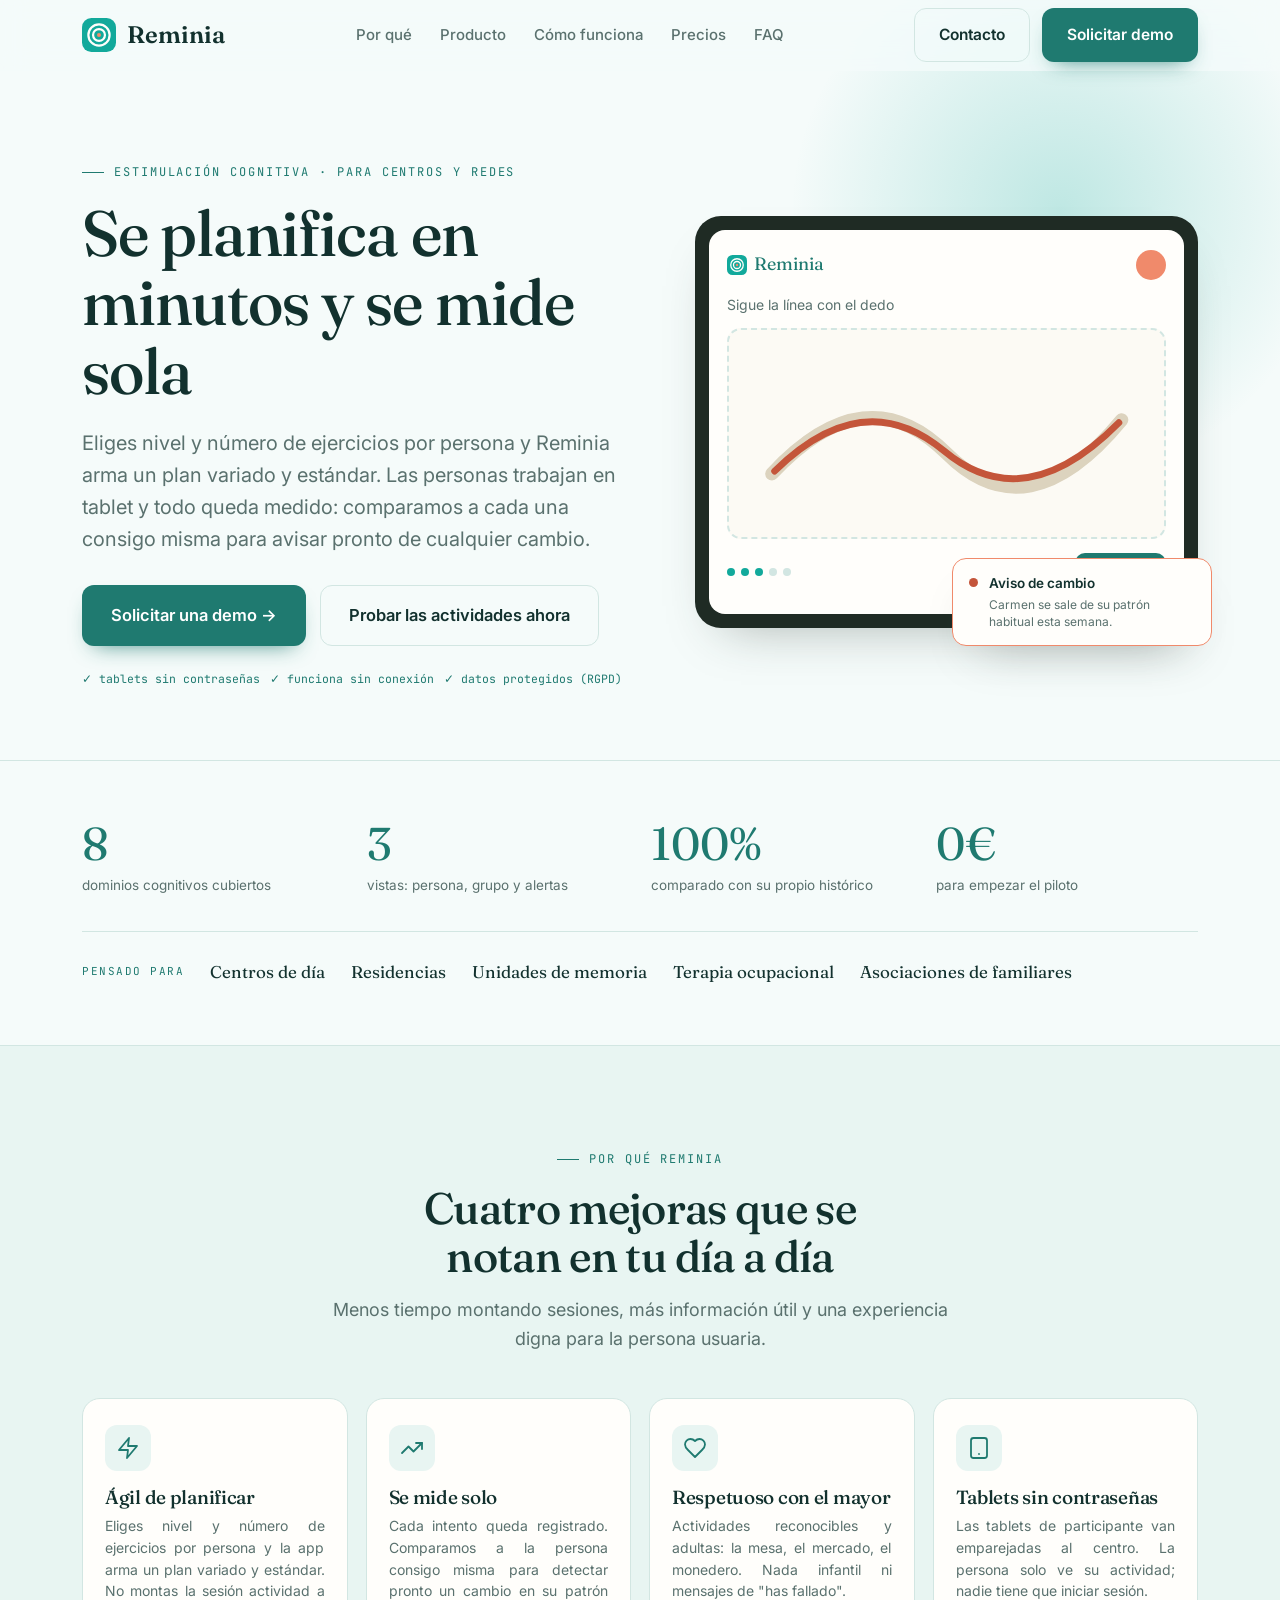
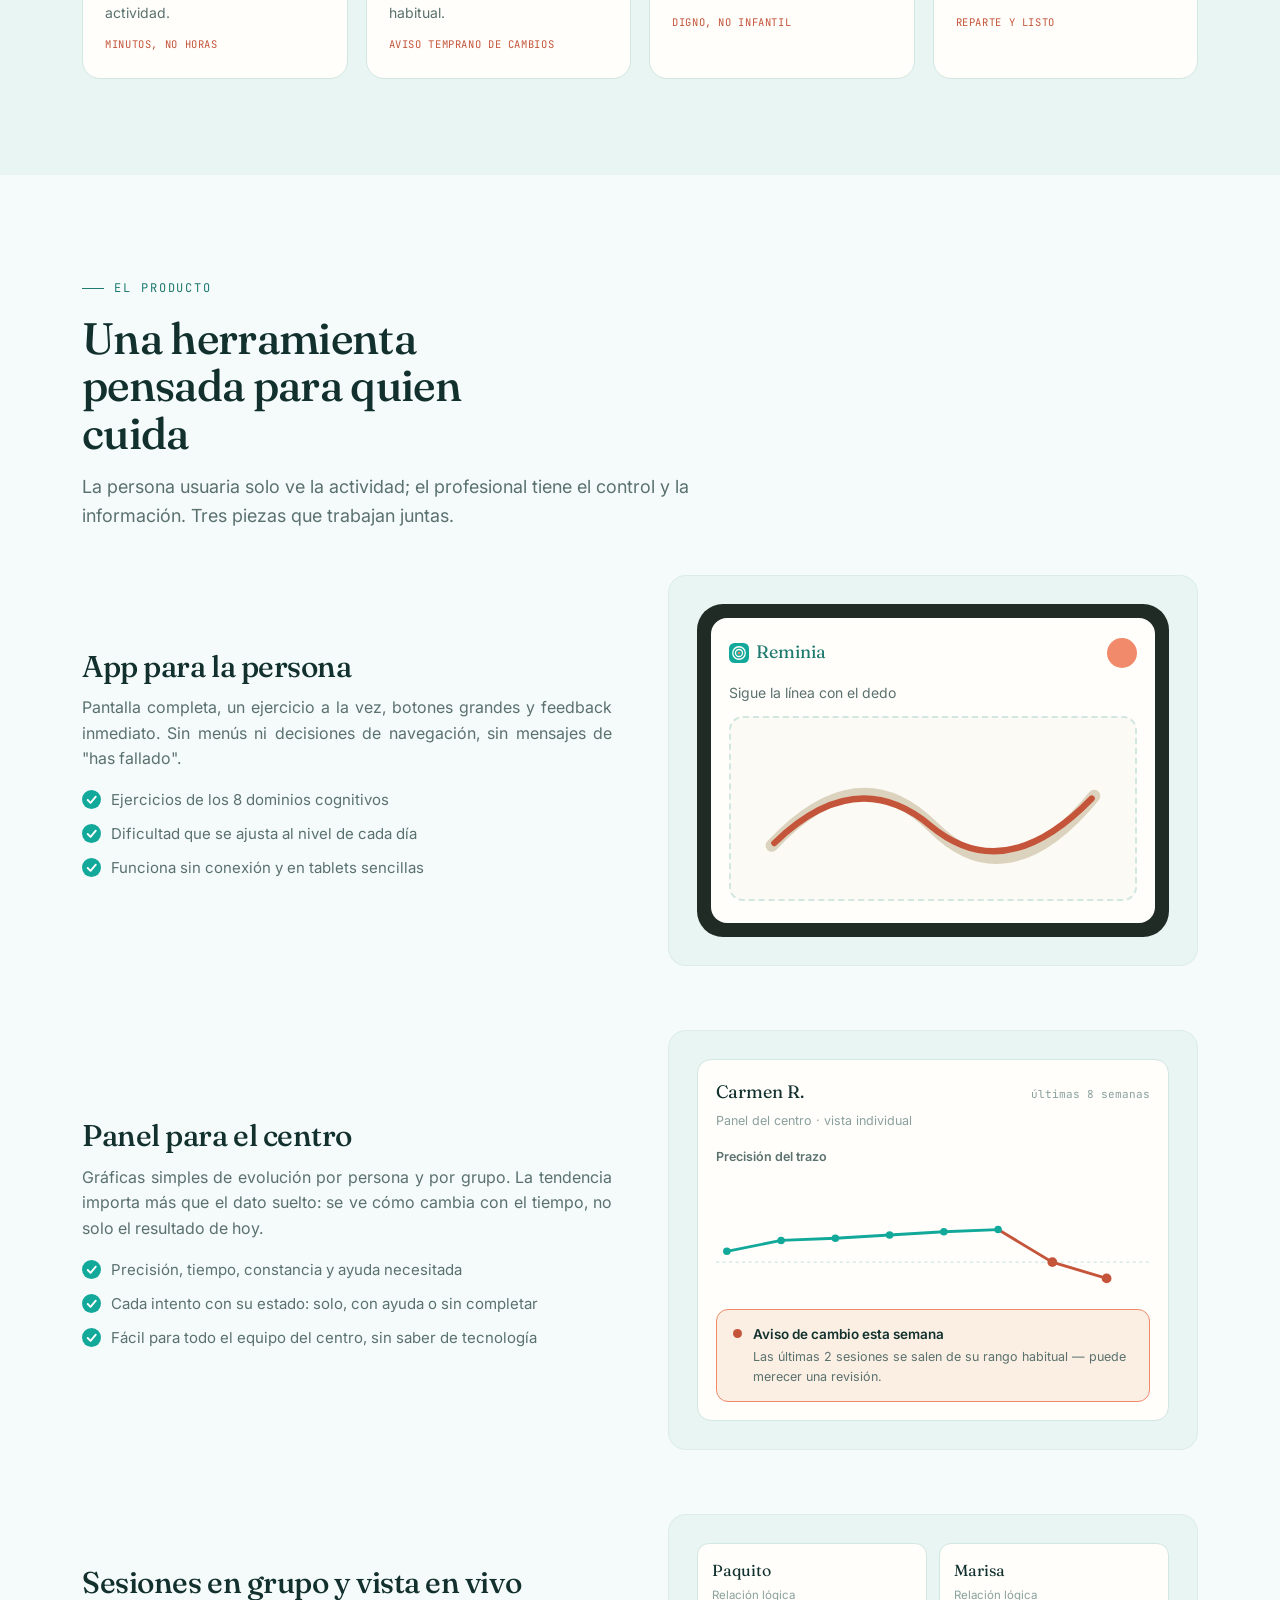
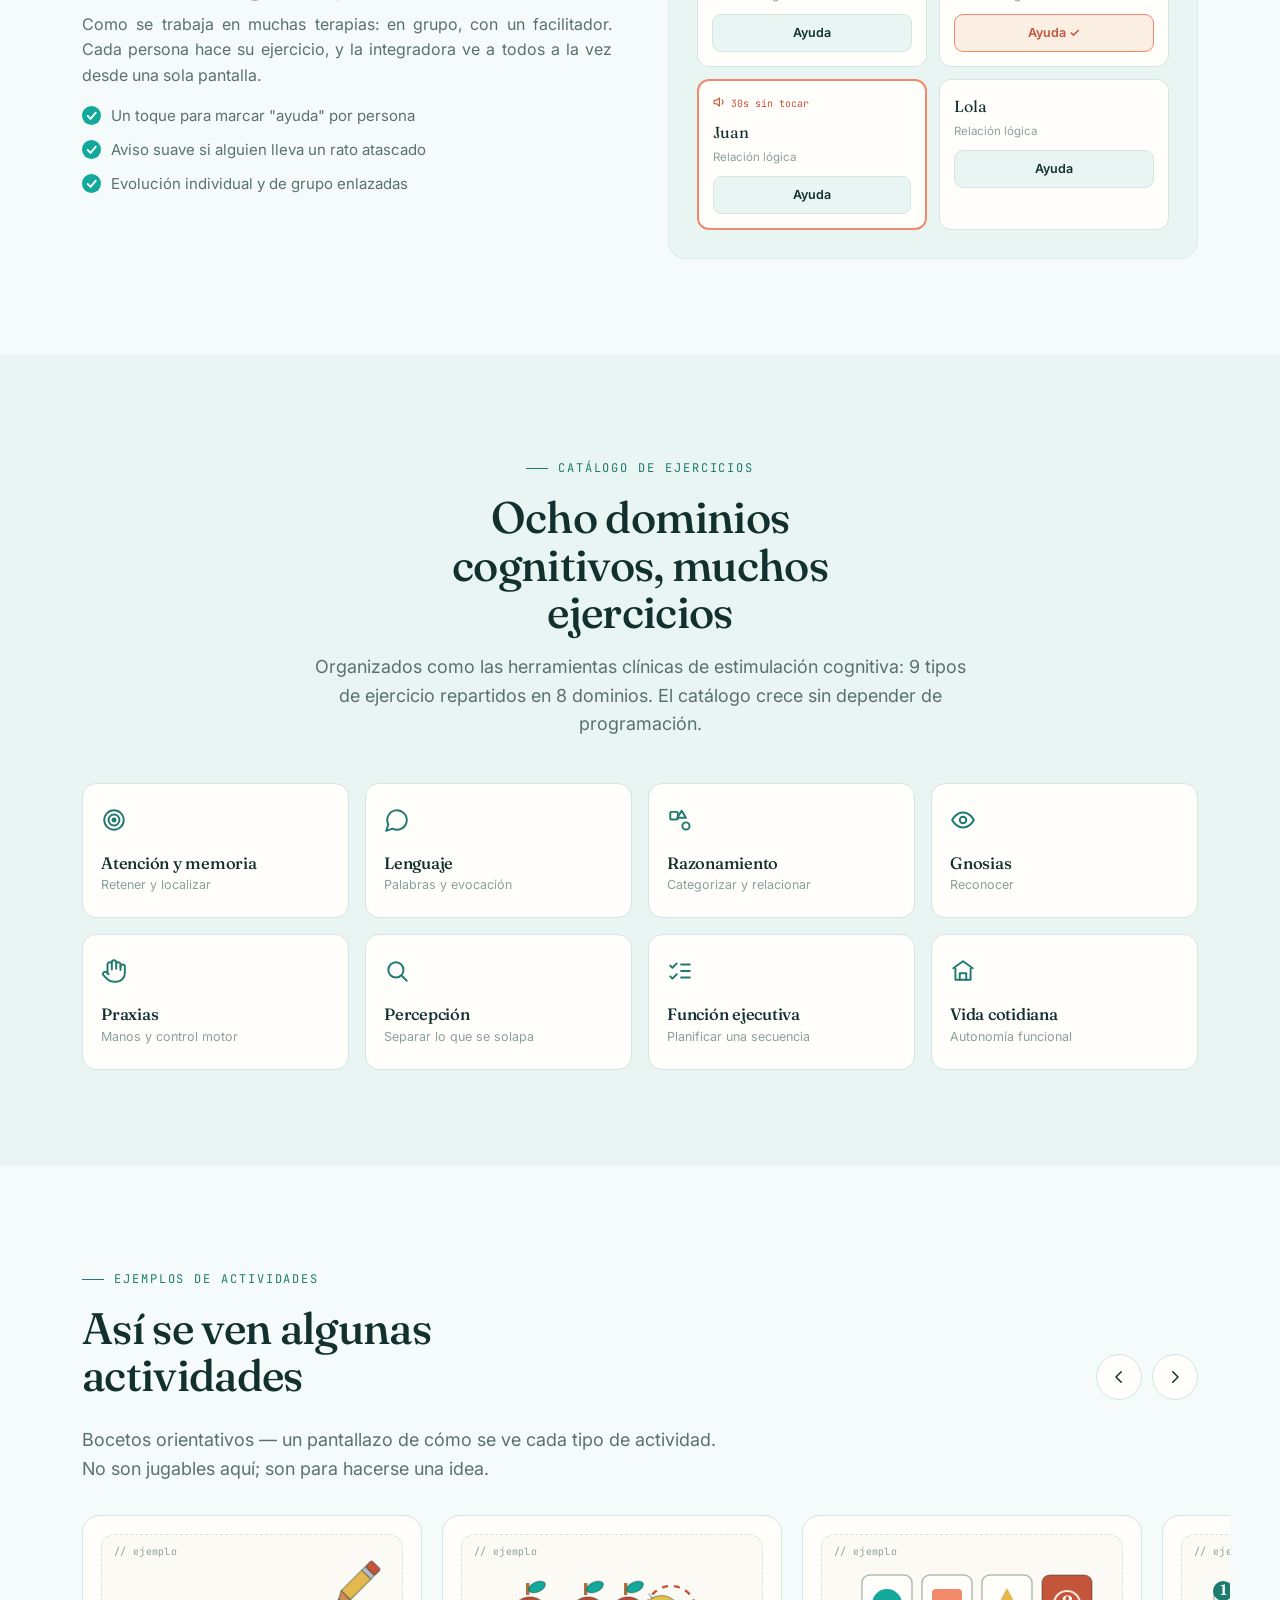
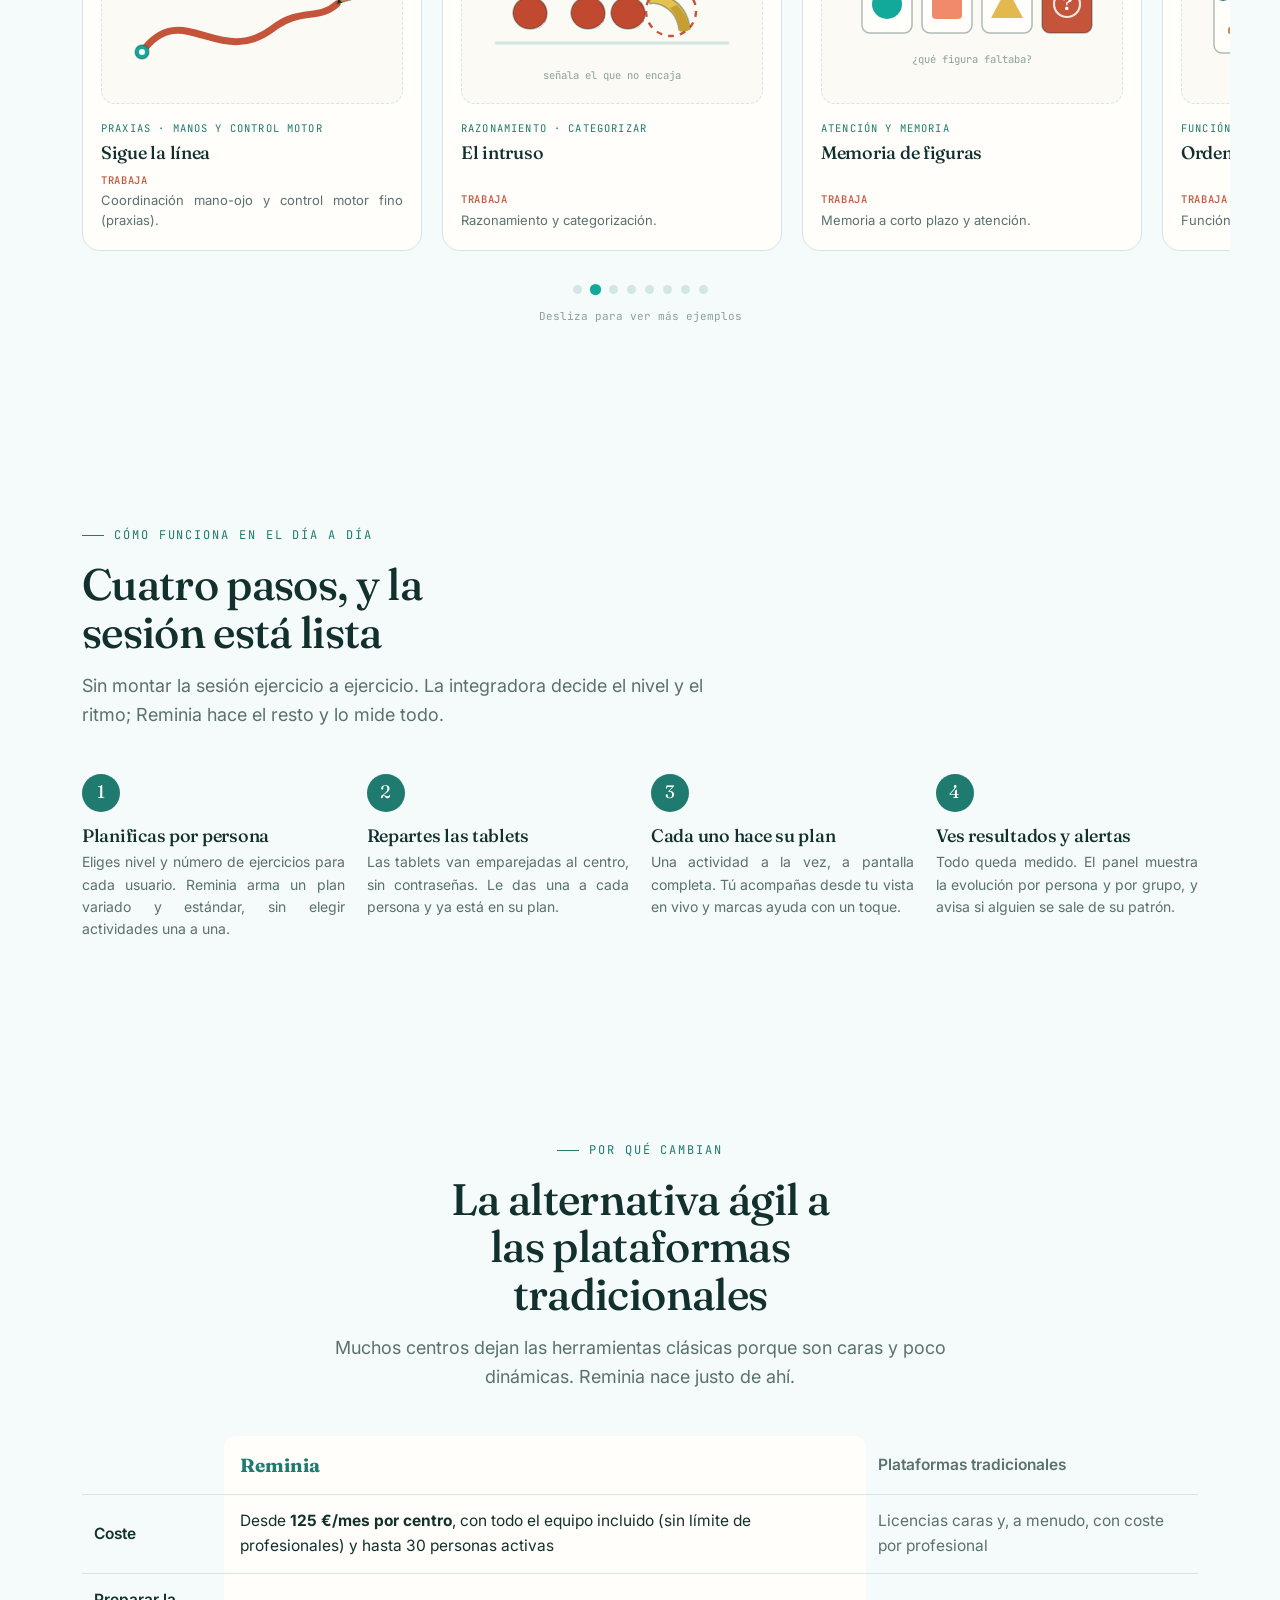
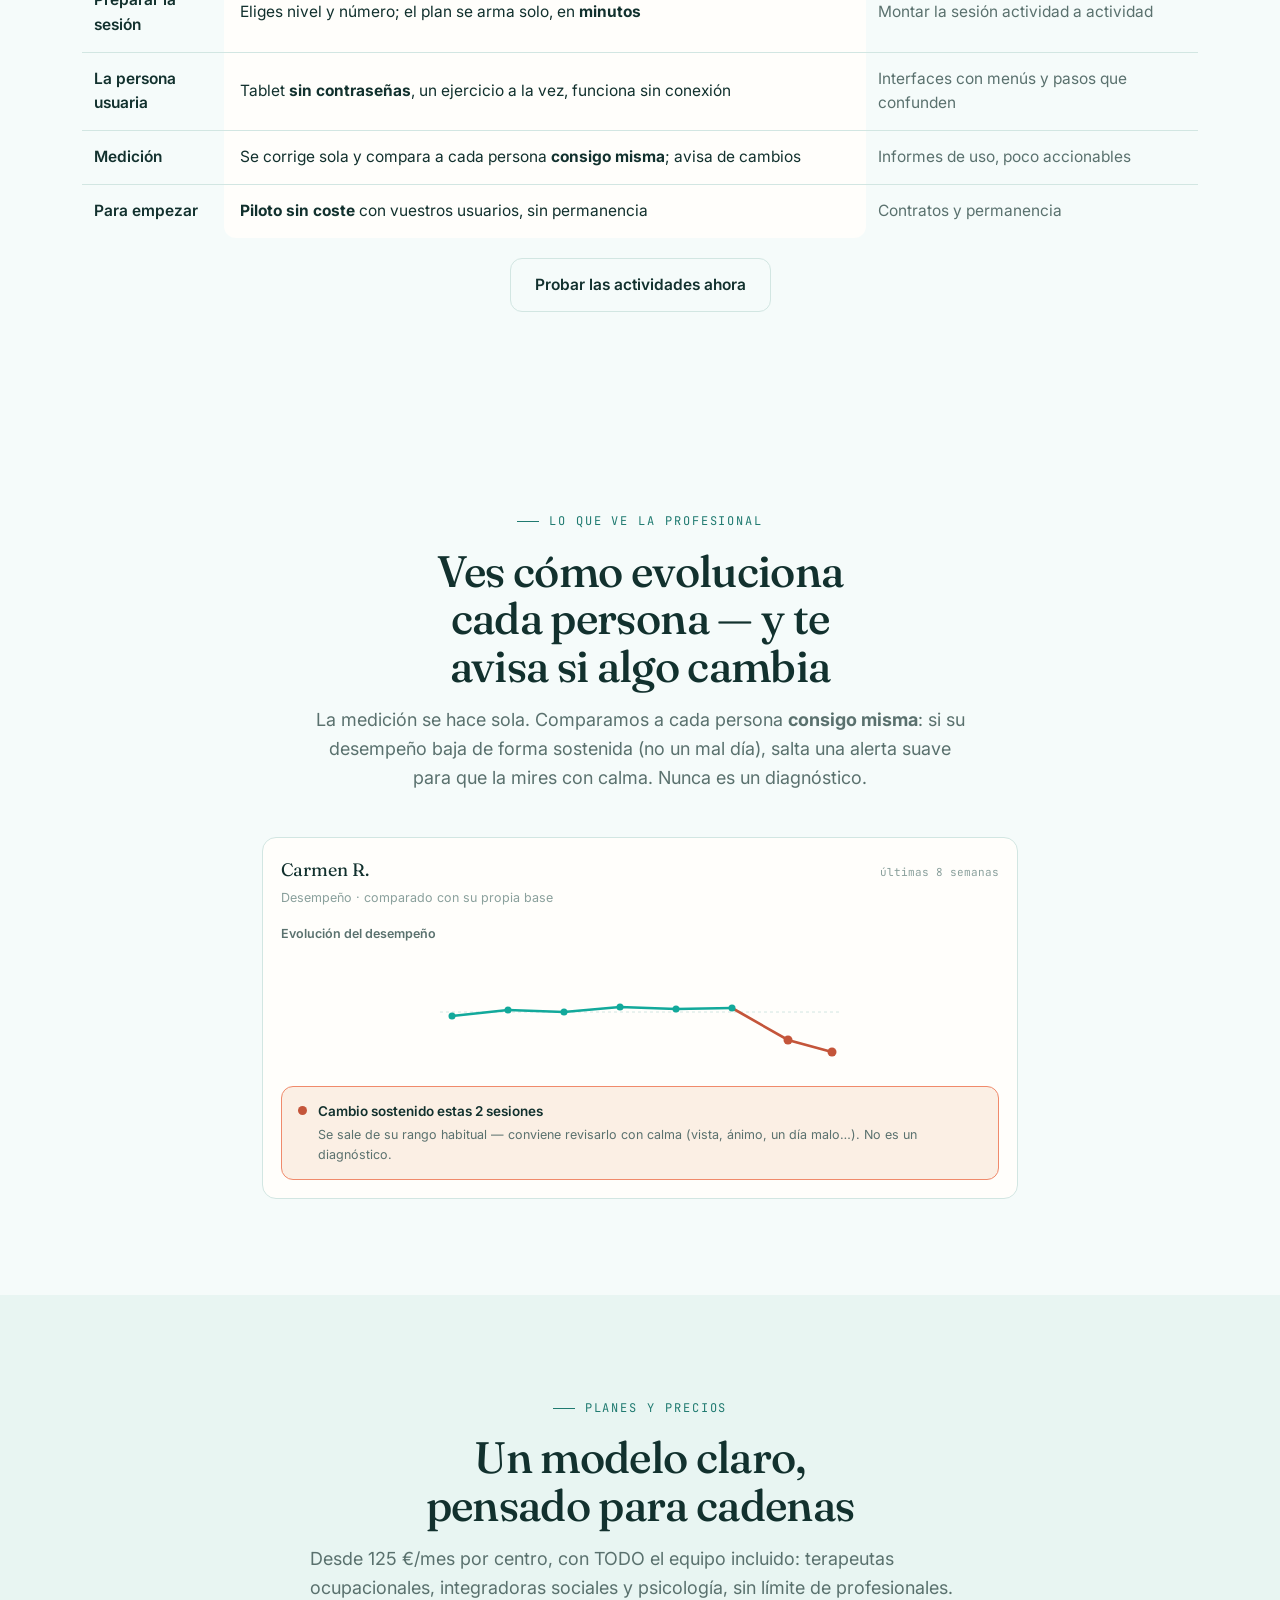
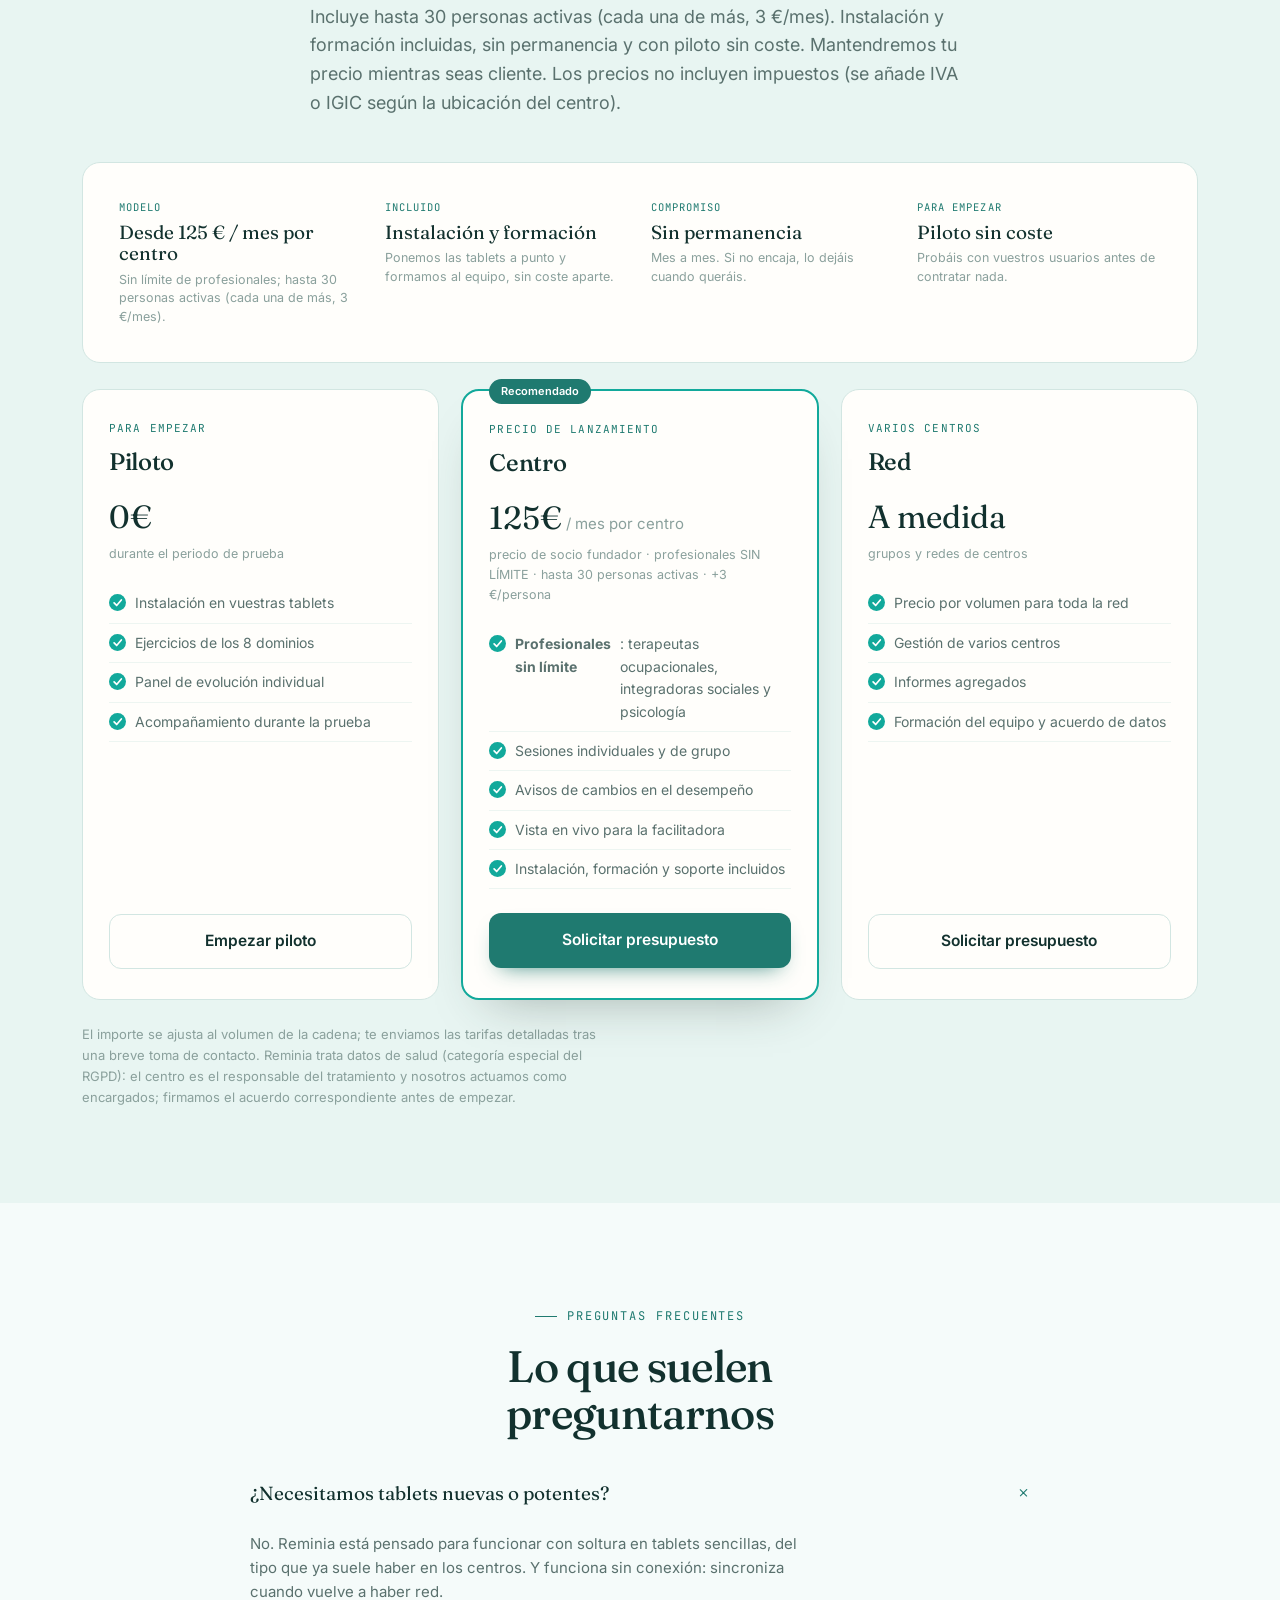
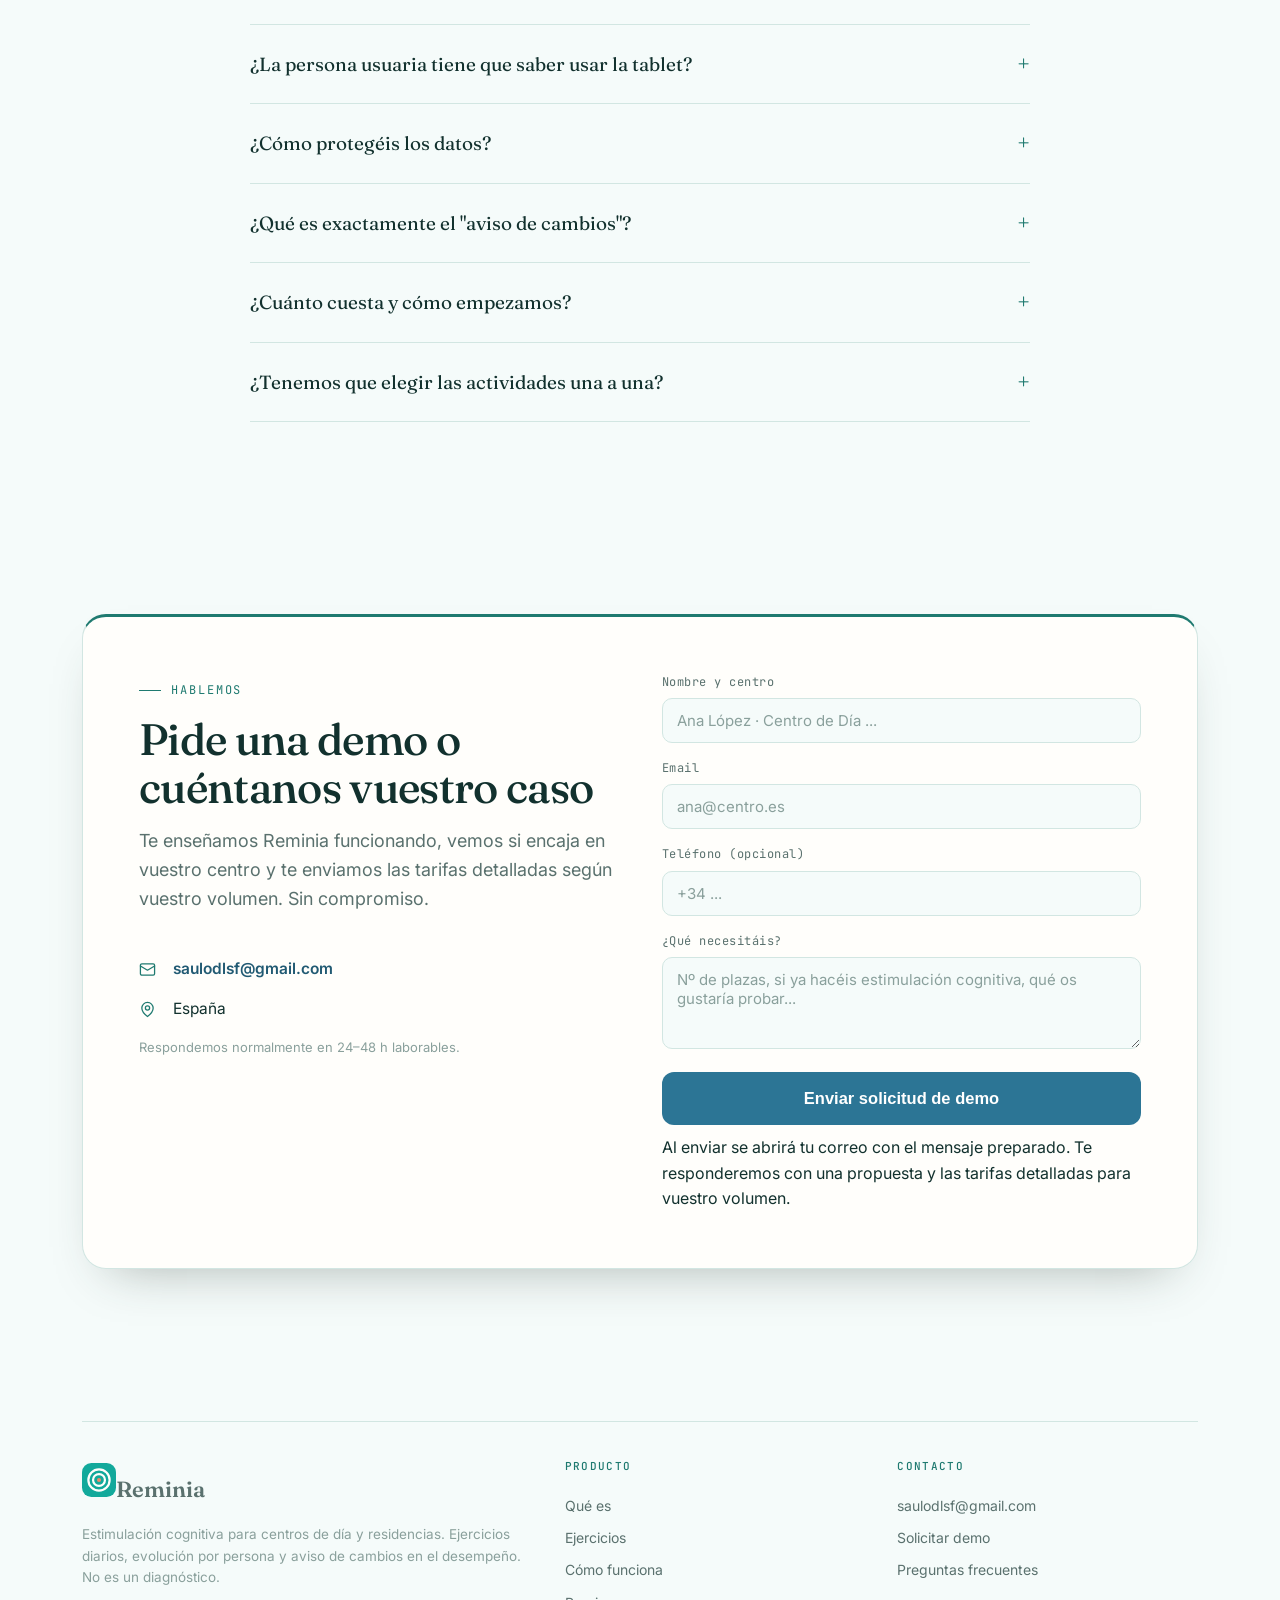
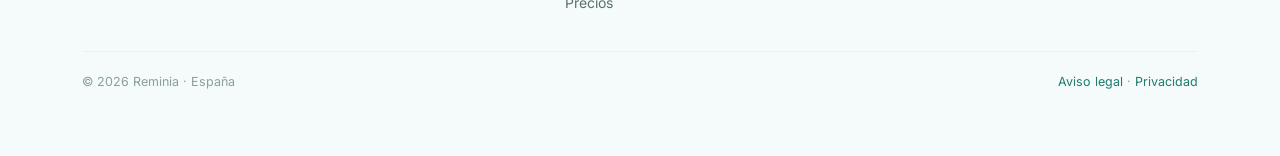
<file: apps/landing/index.html>
<!DOCTYPE html>
<html lang="es">
<head>
<meta charset="UTF-8">
<meta name="viewport" content="width=device-width, initial-scale=1.0">
<title>Reminia — Estimulación cognitiva para centros de día y residencias</title>
<meta name="description" content="Reminia digitaliza la estimulación cognitiva en tablet para centros de día y residencias: planificas nivel y número por persona en minutos, todo se mide solo y avisa pronto de cambios en el desempeño. No es un diagnóstico ni un producto sanitario. Tablets sin contraseñas. Solicita una demo.">
<link rel="canonical" href="https://reminia.es/">
<!-- Open Graph -->
<meta property="og:title" content="Reminia — Estimulación cognitiva para centros de día y residencias">
<meta property="og:description" content="Reminia digitaliza la estimulación cognitiva en tablet: ejercicios adaptados a cada persona, panel de evolución individual y de grupo, y aviso temprano de cambios en el desempeño. No es un diagnóstico ni un producto sanitario.">
<meta property="og:type" content="website">
<meta property="og:locale" content="es_ES">
<meta property="og:url" content="https://reminia.es/">
<meta property="og:site_name" content="Reminia">
<!-- Twitter Card -->
<meta name="twitter:card" content="summary">
<meta name="twitter:title" content="Reminia — Estimulación cognitiva para centros de día y residencias">
<meta name="twitter:description" content="Reminia digitaliza la estimulación cognitiva en tablet: ejercicios adaptados a cada persona, panel de evolución individual y de grupo, y aviso temprano de cambios en el desempeño. No es un diagnóstico ni un producto sanitario.">
<meta name="robots" content="index, follow, max-image-preview:large">
<meta name="author" content="Reminia">
<meta name="theme-color" content="#12A99B">
<meta name="format-detection" content="telephone=no">
<link rel="icon" href="data:image/svg+xml,<svg xmlns='http://www.w3.org/2000/svg' viewBox='0 0 40 40'><rect width='40' height='40' rx='11' fill='%2312A99B'/><circle cx='20' cy='20' r='12.5' fill='none' stroke='%23FFFEFB' stroke-width='2.6'/><circle cx='20' cy='20' r='7' fill='none' stroke='%23FFFEFB' stroke-width='2.6'/><circle cx='20' cy='20' r='2.4' fill='%23F08A6B'/></svg>">
<link rel="preconnect" href="https://fonts.googleapis.com">
<link rel="preconnect" href="https://fonts.gstatic.com" crossorigin>
<link href="https://fonts.googleapis.com/css2?family=Fraunces:opsz,wght@9..144,400;9..144,500;9..144,600;9..144,700&family=Inter:wght@400;500;600;700&family=JetBrains+Mono:wght@400;500&display=swap" rel="stylesheet">
<style>
  :root{
    /* Verde unificado: el acento (--sage) se acerca al tono sobrio dominante
       (--sage-dark) para que ningún verde "cante" más fuerte que el resto. */
    --ivory:#F5FBFA; --card:#E8F5F2; --ink:#12312E; --sage:#12A99B;
    --sage-dark:#1F7A70; --coral:#F08A6B; --coral-dark:#C4553A;
    --sand:#D2E6E2; --white:#FFFEFB; --muted:#5A716E; --faint:#8AA09C; --azul:#2C7595; --azul-dark:#215A73;
    --shadow:0 24px 50px -28px rgba(43,58,50,.4);
    --radius:18px;
  }
  *{box-sizing:border-box; margin:0; padding:0;}
  html{scroll-behavior:smooth; -webkit-text-size-adjust:100%;}
  body{background:var(--ivory); color:var(--ink); font-family:'Inter',sans-serif; line-height:1.6; -webkit-font-smoothing:antialiased; overflow-x:hidden;}
  a{color:inherit; text-decoration:none;}
  img,svg{max-width:100%;}
  .wrap{width:100%; max-width:1180px; margin:0 auto; padding:0 clamp(20px,4vw,32px);}
  section{padding:clamp(56px,8vw,96px) 0;}
  h1,h2,h3,h4{font-family:'Fraunces',serif; font-weight:500; letter-spacing:-.015em; color:var(--ink); line-height:1.08;}
  .eyebrow{font-family:'JetBrains Mono',monospace; font-size:12px; letter-spacing:.16em; text-transform:uppercase; color:var(--sage-dark); margin-bottom:16px; display:inline-flex; align-items:center; gap:10px;}
  .eyebrow::before{content:""; width:22px; height:1px; background:var(--sage-dark);}
  h2.big{font-size:clamp(28px,4.4vw,44px); max-width:15ch; margin-bottom:16px;}
  .lede{max-width:60ch; color:var(--muted); font-size:clamp(15px,1.7vw,18px); margin-bottom:44px;}
  .center{text-align:center;}
  .center .eyebrow{justify-content:center;}
  .center h2.big, .center .lede{margin-left:auto; margin-right:auto;}

  /* Botones */
  .btn{display:inline-flex; align-items:center; justify-content:center; gap:8px; font-weight:600; font-size:15.5px; padding:14px 24px; border-radius:12px; border:1.6px solid transparent; cursor:pointer; transition:transform .12s ease, background .2s ease, box-shadow .2s ease; white-space:nowrap;}
  .btn:hover{transform:translateY(-1px);}
  .btn-primary{background:var(--sage-dark); color:#fff; box-shadow:0 10px 22px -12px rgba(31,122,112,.9);}
  .btn-primary:hover{background:#17635B;}
  .btn-ghost{background:transparent; border-color:var(--sand); color:var(--ink);}
  .btn-ghost:hover{background:var(--card);}
  .btn-coral{background:var(--azul); color:#fff;}
  .btn-coral:hover{background:var(--azul-dark);}
  .btn-lg{padding:16px 28px; font-size:16.5px;}

  /* Foco de teclado accesible */
  :focus-visible{outline:2px solid var(--sage-dark); outline-offset:2px;}

  /* Salto al contenido (teclado / lector de pantalla): oculto hasta enfocarlo. */
  .skip-link{position:absolute; left:12px; top:-64px; z-index:1000; background:var(--sage-dark); color:#fff; padding:12px 18px; border-radius:12px; font-weight:600; transition:top .18s ease;}
  .skip-link:focus{top:12px;}

  /* Logo */
  .logo{display:inline-flex; align-items:center; gap:11px; font-family:'Fraunces',serif; font-weight:600; font-size:24px; color:var(--ink);}
  .logo svg{width:34px; height:34px; flex-shrink:0;}

  /* Header */
  header{position:sticky; top:0; z-index:100; background:rgba(245,251,250,.82); backdrop-filter:saturate(180%) blur(12px); border-bottom:1px solid transparent; transition:border-color .2s ease, box-shadow .2s ease;}
  header.scrolled{border-color:rgba(210,230,226,.55); box-shadow:0 8px 24px -20px rgba(43,58,50,.5);}
  .nav{display:flex; align-items:center; justify-content:space-between; height:70px; gap:20px;}
  .nav-links{display:flex; gap:28px; align-items:center;}
  .nav-links a{font-size:15px; color:var(--muted); font-weight:500;}
  .nav-links a:hover{color:var(--ink);}
  .nav-right{display:flex; gap:12px; align-items:center;}
  .hamb{display:none; flex-direction:column; gap:5px; background:none; border:none; cursor:pointer; padding:8px;}
  .hamb span{width:24px; height:2px; background:var(--ink); border-radius:2px; transition:.2s;}
  /* Menú móvil */
  .mobile-menu{display:none; position:fixed; inset:70px 0 auto 0; background:var(--ivory); border-bottom:1px solid var(--sand); padding:16px clamp(20px,4vw,32px) 24px; z-index:99; box-shadow:var(--shadow);}
  .mobile-menu.open{display:block;}
  .mobile-menu a{display:block; padding:13px 0; font-size:17px; color:var(--ink); border-bottom:1px solid rgba(210,230,226,.4);}
  .mobile-menu .btn{margin-top:16px; width:100%;}

  /* Hero */
  .hero{padding:clamp(48px,7vw,84px) 0 clamp(40px,6vw,72px); position:relative; isolation:isolate;}
  /* Halo suave del verde de marca detrás de la tablet: da vida y profundidad
     sin oscurecer nada (se adapta a cada paleta vía color-mix del primary). */
  .hero::before{content:""; position:absolute; top:-140px; right:-60px; width:min(560px,60vw); height:min(560px,60vw); border-radius:50%; background:radial-gradient(circle, color-mix(in srgb, var(--sage) 24%, transparent), transparent 68%); z-index:-1; pointer-events:none;}
  @media (max-width:860px){ .hero::before{display:none;} }
  .hero-grid{display:grid; grid-template-columns:1.05fr .95fr; gap:clamp(32px,5vw,56px); align-items:center;}
  h1.title{font-size:clamp(36px,6vw,64px); margin-bottom:22px;}
  .hero p.sub{font-size:clamp(16px,2vw,20px); color:var(--muted); max-width:52ch; margin-bottom:30px;}
  .hero-actions{display:flex; gap:14px; flex-wrap:wrap;}
  .hero-trust{margin-top:24px; display:flex; align-items:center; gap:10px; font-size:13.5px; color:var(--faint);}
  .hero-trust .badge{display:inline-flex; gap:6px; align-items:center; font-family:'JetBrains Mono',monospace; font-size:11.5px; color:var(--sage-dark);}

  /* Mock tablet hero */
  .device{position:relative;}
  .tablet{background:#1F2B24; border-radius:26px; padding:14px; box-shadow:var(--shadow);}
  .tablet-screen{background:var(--white); border-radius:16px; padding:20px 18px 22px;}
  .ts-top{display:flex; justify-content:space-between; align-items:center; margin-bottom:14px;}
  .ts-top .n{font-family:'Fraunces',serif; font-size:18px; color:var(--sage-dark); display:flex; align-items:center; gap:7px;}
  .ts-top .n svg{width:20px; height:20px;}
  .ts-top .av{width:30px; height:30px; border-radius:50%; background:var(--coral);}
  .ts-title{font-size:14px; color:var(--muted); margin-bottom:12px;}
  .ts-canvas{background:#FCFAF4; border:2px dashed var(--sand); border-radius:14px; padding:16px;}
  .ts-canvas svg{width:100%; height:auto; display:block;}
  .guide{fill:none; stroke:#DCD3BE; stroke-width:10; stroke-linecap:round;}
  .userp{fill:none; stroke:var(--coral-dark); stroke-width:5; stroke-linecap:round; stroke-linejoin:round; stroke-dasharray:520; stroke-dashoffset:520; animation:draw 2.8s ease-out .4s forwards;}
  @keyframes draw{to{stroke-dashoffset:0;}}
  .ts-bottom{display:flex; justify-content:space-between; align-items:center; margin-top:14px;}
  .dots{display:flex; gap:6px;} .dots .d{width:8px; height:8px; border-radius:50%; background:var(--sand);} .dots .d.on{background:var(--sage);}
  .ts-next{background:var(--sage-dark); color:#fff; border-radius:10px; padding:9px 16px; font-size:13px; font-weight:600;}
  /* Tarjeta flotante de alerta */
  .float-alert{position:absolute; right:-14px; bottom:-18px; width:min(260px,72%); background:var(--white); border:1px solid var(--coral); border-radius:14px; padding:14px 16px; box-shadow:var(--shadow); display:flex; gap:11px;}
  .float-alert .pip{width:9px; height:9px; border-radius:50%; background:var(--coral-dark); margin-top:5px; flex-shrink:0;}
  .float-alert .t{font-weight:600; font-size:13.5px; margin-bottom:2px;}
  .float-alert .b{font-size:12px; color:#5A716E; line-height:1.4;}

  /* Banda estadísticas — clara y aireada (los números en el verde de marca,
     no un bloque oscuro). Enmarcada con hairlines finas para leerse como módulo. */
  .stats{background:var(--ivory); border-top:1px solid var(--sand); border-bottom:1px solid var(--sand);}
  .stats .wrap{padding-top:clamp(40px,5.5vw,60px); padding-bottom:clamp(40px,5.5vw,60px);}
  .stat-grid{display:grid; grid-template-columns:repeat(4,1fr); gap:22px;}
  .stat .num{font-family:'Fraunces',serif; font-size:clamp(32px,4.2vw,46px); color:var(--sage-dark); line-height:1; font-variant-numeric:tabular-nums;}
  .stat .lbl{font-size:13.5px; color:var(--muted); margin-top:8px;}
  .band-for{margin-top:34px; padding-top:26px; border-top:1px solid var(--sand); display:flex; flex-wrap:wrap; align-items:center; gap:12px 26px;}
  .band-for .k{font-family:'JetBrains Mono',monospace; font-size:11px; letter-spacing:.14em; text-transform:uppercase; color:var(--sage-dark);}
  .band-for span.item{font-family:'Fraunces',serif; font-size:17px; color:var(--ink);}

  /* Feature rows alternas */
  .feature{display:grid; grid-template-columns:1fr 1fr; gap:clamp(28px,5vw,56px); align-items:center; margin-top:clamp(40px,6vw,64px);}
  .feature:first-of-type{margin-top:0;}
  .feature.rev .fig{order:2;}
  .feature h3{font-size:clamp(22px,3vw,30px); margin-bottom:12px;}
  .feature p{color:var(--muted); font-size:16px; margin-bottom:16px;}
  .feature ul{list-style:none;}
  .feature li{display:flex; gap:10px; align-items:flex-start; margin-bottom:10px; font-size:15px; color:var(--muted);}
  .feature li svg{width:19px; height:19px; margin-top:2px; flex-shrink:0;}
  /* Prosa de bloques (párrafos largos) justificada, con guionado para que quede
     limpia sin ríos de espacio. Los intros centrados se dejan como están. */
  .why-card p, .feature p, .step p, .act-card p{text-align:justify; hyphens:auto;}
  .fig{background:var(--card); border:1px solid rgba(210,230,226,.5); border-radius:var(--radius); padding:clamp(18px,3vw,28px);}
  .panel{background:var(--white); border:1px solid var(--sand); border-radius:14px; padding:18px;}
  .panel-head{display:flex; justify-content:space-between; align-items:baseline; margin-bottom:4px;}
  .panel-head .u{font-family:'Fraunces',serif; font-size:18px;}
  .panel-head .p{font-family:'JetBrains Mono',monospace; font-size:11px; color:var(--faint);}
  .panel-sub{font-size:12.5px; color:var(--faint); margin-bottom:16px;}
  .chart-lbl{font-size:12.5px; font-weight:600; color:var(--muted); margin-bottom:8px;}
  .chart{width:100%; height:120px; display:block;}
  .ln{fill:none; stroke:var(--sage); stroke-width:2.6;} .ln.alert{stroke:var(--coral-dark);}
  .pt{fill:var(--sage);} .pt.alert{fill:var(--coral-dark);}
  .base{stroke:var(--sand); stroke-width:1; stroke-dasharray:3,3;}
  .alert-card{background:#FBEFE4; border:1px solid var(--coral); border-radius:12px; padding:14px 16px; display:flex; gap:11px; margin-top:14px;}
  .alert-card .pip{width:9px;height:9px;border-radius:50%;background:var(--coral-dark);margin-top:5px;flex-shrink:0;}
  .alert-card .t{font-weight:600; font-size:13.5px; margin-bottom:2px;} .alert-card .b{font-size:12.5px; color:#5A716E;}
  /* fichas vista en vivo */
  .live{display:grid; grid-template-columns:1fr 1fr; gap:12px;}
  .live-tile{background:var(--white); border:1px solid var(--sand); border-radius:12px; padding:14px;}
  .live-tile.stuck{border:2px solid var(--coral);}
  .live-tile .nm{font-family:'Fraunces',serif; font-size:16px; margin-bottom:2px;}
  .live-tile .ex{font-size:11.5px; color:var(--faint); margin-bottom:10px;}
  .live-flag{font-family:'JetBrains Mono',monospace; font-size:10px; color:var(--coral-dark); margin-bottom:8px; display:block;}
  .live-btn{display:block; text-align:center; border-radius:9px; padding:8px; font-size:12.5px; font-weight:600; background:var(--card); border:1.5px solid var(--sand); color:var(--ink);}
  .live-btn.on{background:#FBEFE4; border-color:var(--coral); color:var(--coral-dark);}

  /* 8 bloques */
  .bloques{display:grid; grid-template-columns:repeat(4,1fr); gap:16px;}
  .bloque{background:var(--white); border:1px solid var(--sand); border-radius:14px; padding:22px 18px; transition:transform .15s ease, box-shadow .15s ease;}
  .bloque:hover{transform:translateY(-3px); box-shadow:var(--shadow);}
  .bloque .ico{font-size:24px; margin-bottom:10px;}
  .bloque h3{font-size:16.5px; margin-bottom:3px;}
  .bloque p{font-size:12.5px; color:var(--faint);}

  /* Diferenciadores */
  .why{display:grid; grid-template-columns:repeat(4,1fr); gap:18px;}
  .why-card{background:var(--white); border:1px solid var(--sand); border-radius:var(--radius); padding:26px 22px; transition:transform .15s ease, box-shadow .15s ease;}
  .why-card:hover{transform:translateY(-3px); box-shadow:var(--shadow);}
  .why-card .wi{width:46px; height:46px; border-radius:12px; background:var(--card); display:flex; align-items:center; justify-content:center; font-size:22px; margin-bottom:16px;}
  .why-card h3{font-size:19px; margin-bottom:8px;}
  .why-card p{font-size:14px; color:var(--muted); line-height:1.55;}
  .why-card .vs{display:block; margin-top:12px; font-family:'JetBrains Mono',monospace; font-size:10.5px; letter-spacing:.06em; text-transform:uppercase; color:var(--coral-dark);}

  /* Modelo de precios */
  .model{background:var(--white); border:1px solid var(--sand); border-radius:var(--radius); padding:clamp(24px,3.5vw,36px); margin-bottom:26px;}
  .model-grid{display:grid; grid-template-columns:repeat(4,1fr); gap:22px;}
  .model-item{display:flex; flex-direction:column; gap:6px;}
  .model-item .mi-k{font-family:'JetBrains Mono',monospace; font-size:10.5px; letter-spacing:.1em; text-transform:uppercase; color:var(--sage-dark);}
  .model-item .mi-v{font-family:'Fraunces',serif; font-size:19px; color:var(--ink); line-height:1.15;}
  .model-item .mi-d{font-size:12.5px; color:var(--faint); line-height:1.45;}
  @media (max-width:860px){ .model-grid{grid-template-columns:1fr 1fr;} }
  @media (max-width:520px){ .model-grid{grid-template-columns:1fr;} }

  /* Cómo funciona timeline */
  .steps{display:grid; grid-template-columns:repeat(4,1fr); gap:22px; counter-reset:s;}
  .step{position:relative;}
  .step .n{width:38px; height:38px; border-radius:50%; background:var(--sage-dark); color:#fff; font-family:'Fraunces',serif; font-size:18px; display:flex; align-items:center; justify-content:center; margin-bottom:14px;}
  .step h3{font-size:18px; margin-bottom:6px;}
  .step p{font-size:14px; color:var(--muted);}

  /* Precios */
  .planes{display:grid; grid-template-columns:repeat(3,1fr); gap:22px; align-items:stretch;}
  .plan{background:var(--white); border:1px solid var(--sand); border-radius:var(--radius); padding:30px 26px; display:flex; flex-direction:column;}
  .plan.dest{border:2px solid var(--sage); box-shadow:var(--shadow); position:relative;}
  .plan.dest::before{content:"Recomendado"; position:absolute; top:-12px; left:26px; background:var(--sage-dark); color:#fff; font-size:11px; font-weight:600; padding:4px 12px; border-radius:20px;}
  .plan .tag{font-family:'JetBrains Mono',monospace; font-size:11px; letter-spacing:.1em; text-transform:uppercase; color:var(--sage-dark); margin-bottom:12px;}
  .plan h3{font-size:24px; margin-bottom:6px;}
  .plan .price{font-family:'Fraunces',serif; font-size:32px; margin:10px 0 2px;}
  .plan .price small{font-size:15px; color:var(--faint); font-family:'Inter',sans-serif;}
  .plan .pn{font-size:12.5px; color:var(--faint); margin-bottom:20px;}
  .plan ul{list-style:none; margin-bottom:24px; flex:1;}
  .plan li{font-size:14px; color:var(--muted); padding:8px 0; border-bottom:1px solid rgba(210,230,226,.4); display:flex; gap:9px; align-items:flex-start;}
  .plan li svg{width:17px;height:17px;margin-top:2px;flex-shrink:0;}
  .plan .btn{width:100%;}
  .rgpd-note{margin-top:24px; font-size:13px; color:var(--faint); max-width:66ch;}

  /* FAQ */
  .faq{max-width:780px; margin:0 auto;}
  .qa{border-bottom:1px solid var(--sand);}
  .qa summary{list-style:none; cursor:pointer; padding:20px 0; font-family:'Fraunces',serif; font-size:19px; color:var(--ink); display:flex; justify-content:space-between; align-items:center; gap:16px;}
  .qa summary::-webkit-details-marker{display:none;}
  .qa summary .plus{color:var(--sage-dark); font-size:24px; transition:transform .2s;}
  .qa[open] summary .plus{transform:rotate(45deg);}
  .qa .a{padding:0 0 20px; color:var(--muted); font-size:15px; max-width:64ch;}

  /* Contacto — tarjeta clara y elevada (nada de fondo verde oscuro). Un borde
     superior en el verde de marca la remata con carácter sin oscurecerla. */
  .contact{background:var(--white); color:var(--ink); border:1px solid var(--sand); border-top:3px solid var(--sage-dark); border-radius:24px; padding:clamp(32px,5vw,56px); box-shadow:var(--shadow);}
  .contact h2{color:var(--ink); max-width:16ch;}
  .contact .lede{color:var(--muted);}
  .contact-grid{display:grid; grid-template-columns:1fr 1fr; gap:clamp(28px,4vw,44px); align-items:start;}
  .contact-info .row{display:flex; gap:11px; align-items:center; margin-bottom:15px; font-size:15.5px; color:var(--ink);}
  .contact-info a{color:var(--azul-dark); font-weight:600;}
  .contact-info .small{font-size:13px; color:var(--faint); margin-top:6px;}
  form .field{margin-bottom:16px;}
  form label{display:block; font-size:12px; color:var(--muted); margin-bottom:6px; font-family:'JetBrains Mono',monospace; letter-spacing:.04em;}
  form input, form textarea{width:100%; background:var(--ivory); border:1px solid var(--sand); border-radius:10px; padding:12px 14px; color:var(--ink); font-family:'Inter',sans-serif; font-size:15px; transition:border-color .15s ease, box-shadow .15s ease;}
  form input::placeholder, form textarea::placeholder{color:var(--faint);}
  form input:focus, form textarea:focus{outline:none; border-color:var(--sage-dark); box-shadow:0 0 0 3px rgba(31,122,112,.14);}
  form textarea{resize:vertical; min-height:92px;}

  /* Footer */
  footer{padding:56px 0 64px;}
  .foot{display:grid; grid-template-columns:1.5fr 1fr 1fr; gap:32px; border-top:1px solid var(--sand); padding-top:36px;}
  .foot p{font-size:13.5px; color:var(--faint);}
  .foot h5{font-family:'JetBrains Mono',monospace; font-size:11px; letter-spacing:.12em; text-transform:uppercase; color:var(--sage-dark); margin-bottom:14px; font-weight:500;}
  .foot a{display:block; font-size:14px; color:var(--muted); padding:5px 0;}
  .foot a:hover{color:var(--ink);}
  .foot .mono{font-family:'JetBrains Mono',monospace; font-size:12.5px;}
  .foot-bottom{margin-top:32px; padding-top:20px; border-top:1px solid rgba(210,230,226,.4); display:flex; justify-content:space-between; flex-wrap:wrap; gap:10px; font-size:12.5px; color:var(--faint);}
  .placeholder{background:#FBEFE4; color:var(--coral-dark); padding:1px 6px; border-radius:5px; font-family:'JetBrains Mono',monospace; font-size:.82em;}

  /* ---------- Slider de ejemplos de actividades ---------- */
  .ejemplos-head{display:flex; justify-content:space-between; align-items:flex-end; gap:24px; flex-wrap:wrap; margin-bottom:26px;}
  .slider-nav{display:flex; gap:10px; flex-shrink:0;}
  .slider-nav button{width:46px; height:46px; border-radius:50%; border:1.6px solid var(--sand); background:var(--white); color:var(--ink); font-size:19px; cursor:pointer; display:flex; align-items:center; justify-content:center; transition:background .2s ease, border-color .2s ease, transform .12s ease;}
  .slider-nav button:hover{background:var(--card); transform:translateY(-1px);}
  .slider-nav button:disabled{opacity:.35; cursor:default; transform:none; background:var(--white);}
  .slider-nav button svg{width:18px; height:18px;}

  .slider-viewport{overflow-x:auto; overflow-y:hidden; scroll-snap-type:x mandatory; -webkit-overflow-scrolling:touch; scrollbar-width:none; margin:0 calc(-1 * clamp(20px,4vw,32px)); padding:6px clamp(20px,4vw,32px) 12px;}
  .slider-viewport::-webkit-scrollbar{display:none;}
  .slider-track{display:flex; gap:20px;}
  .act-card{scroll-snap-align:center; flex:0 0 clamp(260px,34%,340px); background:var(--white); border:1px solid var(--sand); border-radius:var(--radius); padding:18px 18px 20px; display:flex; flex-direction:column;}
  .act-mock{background:#FCFAF4; border:1.6px dashed var(--sand); border-radius:14px; padding:14px; position:relative; margin-bottom:16px;}
  .act-mock .mock-tag{position:absolute; top:9px; left:12px; font-family:'JetBrains Mono',monospace; font-size:10px; color:#8AA09C; letter-spacing:.03em;}
  .act-mock svg{width:100%; height:132px; display:block; margin-top:8px;}
  /* Trazos "a mano / boceto" dentro de los mockups */
  .sk{fill:none; stroke:var(--sage-dark); stroke-width:2; stroke-linecap:round; stroke-linejoin:round;}
  .sk-faint{fill:none; stroke:var(--sand); stroke-width:2; stroke-linecap:round; stroke-linejoin:round;}
  .sk-dash{fill:none; stroke:var(--sand); stroke-width:2; stroke-linecap:round; stroke-dasharray:5,6;}
  .sk-coral{fill:none; stroke:var(--coral-dark); stroke-width:2.6; stroke-linecap:round; stroke-linejoin:round;}
  .sk-fill-sage{fill:var(--sage); opacity:.9;}
  .sk-fill-coral{fill:var(--coral); opacity:.9;}
  .sk-fill-card{fill:var(--card);}
  .sk-txt{font-family:'JetBrains Mono',monospace; font-size:11px; fill:var(--faint);}
  /* Ilustraciones planas a color dentro de los mockups */
  .ol{stroke:#12312E; stroke-opacity:.32; stroke-width:1.5; stroke-linejoin:round; stroke-linecap:round;}
  .ol-w{stroke:var(--white); stroke-width:2; stroke-linejoin:round; stroke-linecap:round;}
  .f-white{fill:var(--white);}   .f-card{fill:var(--card);}
  .f-sage{fill:var(--sage);}     .f-sage-d{fill:var(--sage-dark);}
  .f-coral{fill:var(--coral);}   .f-coral-d{fill:var(--coral-dark);}
  .f-sand{fill:var(--sand);}     .f-ink{fill:var(--ink);}
  .f-steel{fill:#B7BDC4;}        .f-steel-d{fill:#8F97A0;}
  .f-silver{fill:#CBD1D8;}       .f-silver-d{fill:#A4ACB5;}
  .f-gold{fill:#E3B84F;}         .f-gold-d{fill:#C69A34;}
  .f-copper{fill:#CE8A57;}
  .f-leather{fill:#B0703B;}      .f-leather-d{fill:#8A5628;}
  .f-water{fill:#B9DAE6;}
  .f-apple{fill:#C0492F;}        .f-apple-d{fill:#9C3924;}
  .f-banana{fill:#E3C24F;}       .f-banana-d{fill:#C79E30;}
  .f-leaf{fill:#12A99B;}         .f-leaf-d{fill:#1F7A70;}
  .f-soil{fill:#8A5628;}
  .il-txt{font-family:'JetBrains Mono',monospace; font-size:10.5px; fill:var(--faint);}
  .il-num{font-family:'Fraunces',serif; font-size:15px; fill:var(--white); font-weight:600;}
  .il-lbl{font-family:'Inter',sans-serif; font-size:11px; font-weight:600; fill:var(--muted);}
  .act-dom{font-family:'JetBrains Mono',monospace; font-size:10.5px; letter-spacing:.11em; text-transform:uppercase; color:var(--sage-dark); margin-bottom:6px;}
  .act-card h3{font-size:18px; margin-bottom:10px;}
  .act-works{font-size:13px; color:var(--muted); line-height:1.5; margin-top:auto;}
  .act-works b{font-family:'JetBrains Mono',monospace; font-size:10.5px; letter-spacing:.06em; text-transform:uppercase; color:var(--coral-dark); font-weight:500; display:block; margin-bottom:3px;}

  .slider-dots{display:flex; justify-content:center; gap:9px; margin-top:22px;}
  .slider-dots button{width:9px; height:9px; padding:0; border-radius:50%; border:none; background:var(--sand); cursor:pointer; transition:background .2s ease, transform .2s ease;}
  .slider-dots button.on{background:var(--sage); transform:scale(1.25);}
  .slider-hint{text-align:center; font-family:'JetBrains Mono',monospace; font-size:11px; color:var(--faint); margin-top:14px;}

  /* Responsive */
  @media (max-width:1024px){
    .stat-grid{grid-template-columns:repeat(2,1fr); gap:26px;}
    .bloques{grid-template-columns:repeat(2,1fr);}
    .steps{grid-template-columns:repeat(2,1fr); gap:28px;}
    .why{grid-template-columns:repeat(2,1fr);}
  }
  @media (max-width:860px){
    .act-card{flex-basis:clamp(240px,52%,300px);}
    .nav-links{display:none;}
    .nav-right .btn-ghost{display:none;}
    .hamb{display:flex;}
    .hero-grid{grid-template-columns:1fr; gap:40px;}
    .device{max-width:440px; margin:0 auto;}
    .feature{grid-template-columns:1fr; gap:28px;}
    .feature.rev .fig{order:0;}
    .planes{grid-template-columns:1fr; max-width:440px; margin:0 auto;}
    .contact-grid{grid-template-columns:1fr;}
    .foot{grid-template-columns:1fr 1fr;}
  }
  @media (max-width:520px){
    .act-card{flex-basis:86%;}
    .ejemplos-head{align-items:center;}
    .bloques{grid-template-columns:1fr 1fr;}
    .why{grid-template-columns:1fr;}
    .steps{grid-template-columns:1fr;}
    .stat-grid{grid-template-columns:1fr 1fr;}
    .foot{grid-template-columns:1fr;}
    .hero-actions .btn{flex:1;}
    .float-alert{right:0; bottom:-24px;}
  }
</style>
<!-- Datos estructurados para buscadores (rich results): organización, producto y FAQ. -->
<script type="application/ld+json">
{
  "@context": "https://schema.org",
  "@graph": [
    {
      "@type": "Organization",
      "@id": "https://reminia.es/#organizacion",
      "name": "Reminia",
      "url": "https://reminia.es/",
      "email": "saulodlsf@gmail.com",
      "description": "Estimulación cognitiva digital en tablet para centros de día, residencias y unidades de memoria.",
      "areaServed": "ES"
    },
    {
      "@type": "SoftwareApplication",
      "@id": "https://reminia.es/#app",
      "name": "Reminia",
      "applicationCategory": "EducationalApplication",
      "operatingSystem": "Android, Web",
      "inLanguage": "es",
      "description": "Reminia digitaliza la estimulación cognitiva en tablet: planificas nivel y número de ejercicios por persona en minutos, todo se mide solo comparando a cada persona con su propio histórico y avisa pronto de cambios en el desempeño. No es un diagnóstico ni un producto sanitario.",
      "publisher": { "@id": "https://reminia.es/#organizacion" },
      "offers": {
        "@type": "Offer",
        "price": "125",
        "priceCurrency": "EUR",
        "description": "Desde 125 €/mes por centro, sin límite de profesionales, hasta 30 personas activas (cada una de más, 3 €/mes). Piloto sin coste y sin permanencia."
      }
    },
    {
      "@type": "FAQPage",
      "@id": "https://reminia.es/#faq",
      "mainEntity": [
        { "@type": "Question", "name": "¿Necesitamos tablets nuevas o potentes?", "acceptedAnswer": { "@type": "Answer", "text": "No. Reminia está pensado para funcionar con soltura en tablets sencillas, del tipo que ya suele haber en los centros. Y funciona sin conexión: sincroniza cuando vuelve a haber red." } },
        { "@type": "Question", "name": "¿La persona usuaria tiene que saber usar la tablet?", "acceptedAnswer": { "@type": "Answer", "text": "No. Solo ve la actividad, a pantalla completa, sin menús ni botones de navegación. Toda la parte de control la lleva la persona que acompaña, desde su propio control." } },
        { "@type": "Question", "name": "¿Cómo protegéis los datos?", "acceptedAnswer": { "@type": "Answer", "text": "Los datos de las personas usuarias van pseudonimizados y el nombre real se guarda aparte, con acceso restringido. El centro es el responsable del tratamiento y nosotros el encargado; firmamos el acuerdo que exige el RGPD para datos de salud." } },
        { "@type": "Question", "name": "¿Qué es exactamente el aviso de cambios?", "acceptedAnswer": { "@type": "Answer", "text": "El sistema compara cada resultado con el histórico de esa misma persona (nunca con otras). Si empeora de forma sostenida fuera de su patrón habitual, lo marca para que un profesional lo revise. No es un diagnóstico ni un producto sanitario: mide el desempeño en las actividades y es siempre el profesional quien lo interpreta." } },
        { "@type": "Question", "name": "¿Cuánto cuesta y cómo empezamos?", "acceptedAnswer": { "@type": "Answer", "text": "Se empieza con un piloto sin coste. Después, desde 125 €/mes por centro con todo el equipo incluido (sin límite de profesionales) y hasta 30 personas activas, instalación y formación incluidas y sin permanencia." } },
        { "@type": "Question", "name": "¿Tenemos que elegir las actividades una a una?", "acceptedAnswer": { "@type": "Answer", "text": "No. Eliges el nivel y el número de ejercicios por persona y Reminia arma un plan variado y estándar automáticamente. Montar una sesión te lleva minutos, no una tarde." } }
      ]
    }
  ]
}
</script>
</head>
<body>
<a href="#contenido" class="skip-link">Saltar al contenido</a>

<!-- SVG reutilizables -->
<svg width="0" height="0" style="position:absolute" aria-hidden="true">
  <symbol id="logoMark" viewBox="0 0 40 40">
    <rect width="40" height="40" rx="11" fill="#12A99B"/>
    <circle cx="20" cy="20" r="12.5" fill="none" stroke="#FFFEFB" stroke-width="2.6"/><circle cx="20" cy="20" r="7" fill="none" stroke="#FFFEFB" stroke-width="2.6"/>
    <circle cx="20" cy="20" r="2.4" fill="#F08A6B"/>
  </symbol>
  <symbol id="check" viewBox="0 0 20 20">
    <circle cx="10" cy="10" r="10" fill="#12A99B"/>
    <path d="M6 10.5 L9 13.5 L14.5 7" fill="none" stroke="#fff" stroke-width="2" stroke-linecap="round" stroke-linejoin="round"/>
  </symbol>
</svg>

<header id="header">
  <div class="wrap nav">
    <a href="#top" class="logo"><svg aria-hidden="true"><use href="#logoMark"/></svg>Reminia</a>
    <nav class="nav-links">
      <a href="#porque">Por qué</a>
      <a href="#producto">Producto</a>
      <a href="#como">Cómo funciona</a>
      <a href="#precios">Precios</a>
      <a href="#faq">FAQ</a>
    </nav>
    <div class="nav-right">
      <a href="#contacto" class="btn btn-ghost">Contacto</a>
      <a href="#contacto" class="btn btn-primary">Solicitar demo</a>
      <button class="hamb" id="hamb" aria-label="Abrir menú" aria-expanded="false" aria-controls="mobileMenu"><span aria-hidden="true"></span><span aria-hidden="true"></span><span aria-hidden="true"></span></button>
    </div>
  </div>
</header>
<div class="mobile-menu" id="mobileMenu">
  <a href="#porque">Por qué</a>
  <a href="#producto">Producto</a>
  <a href="#bloques">Ejercicios</a>
  <a href="#como">Cómo funciona</a>
  <a href="#precios">Precios</a>
  <a href="#faq">FAQ</a>
  <a href="#contacto" class="btn btn-primary">Solicitar demo</a>
</div>

<a id="top"></a>

<main id="contenido">
<!-- HERO -->
<section class="hero">
  <div class="wrap hero-grid">
    <div>
      <span class="eyebrow">Estimulación cognitiva · para centros y redes</span>
      <h1 class="title">Se planifica en minutos y se mide sola</h1>
      <p class="sub">Eliges nivel y número de ejercicios por persona y Reminia arma un plan variado y estándar. Las personas trabajan en tablet y todo queda medido: comparamos a cada una consigo misma para avisar pronto de cualquier cambio.</p>
      <div class="hero-actions">
        <a href="#contacto" class="btn btn-primary btn-lg">Solicitar una demo →</a>
        <a href="demo/index.html?vitrina=1" class="btn btn-ghost btn-lg">Probar las actividades ahora</a>
      </div>
      <div class="hero-trust">
        <span class="badge">✓ tablets sin contraseñas</span>
        <span class="badge">✓ funciona sin conexión</span>
        <span class="badge">✓ datos protegidos (RGPD)</span>
      </div>
    </div>
    <div class="device">
      <div class="tablet">
        <div class="tablet-screen">
          <div class="ts-top"><div class="n"><svg aria-hidden="true"><use href="#logoMark"/></svg>Reminia</div><div class="av"></div></div>
          <div class="ts-title">Sigue la línea con el dedo</div>
          <div class="ts-canvas">
            <svg viewBox="0 0 300 130" aria-hidden="true">
              <path class="guide" d="M20,95 Q90,20 150,80 T280,55"/>
              <path class="userp" d="M22,93 Q88,28 148,78 T278,57"/>
            </svg>
          </div>
          <div class="ts-bottom">
            <div class="dots"><span class="d on"></span><span class="d on"></span><span class="d on"></span><span class="d"></span><span class="d"></span></div>
            <div class="ts-next">Siguiente</div>
          </div>
        </div>
      </div>
      <div class="float-alert">
        <div class="pip"></div>
        <div><div class="t">Aviso de cambio</div><div class="b">Carmen se sale de su patrón habitual esta semana.</div></div>
      </div>
    </div>
  </div>
</section>

<!-- STATS / PARA QUIÉN -->
<div class="stats">
  <div class="wrap">
    <div class="stat-grid">
      <div class="stat"><div class="num">8</div><div class="lbl">dominios cognitivos cubiertos</div></div>
      <div class="stat"><div class="num">3</div><div class="lbl">vistas: persona, grupo y alertas</div></div>
      <div class="stat"><div class="num">100%</div><div class="lbl">comparado con su propio histórico</div></div>
      <div class="stat"><div class="num">0€</div><div class="lbl">para empezar el piloto</div></div>
    </div>
    <div class="band-for">
      <span class="k">Pensado para</span>
      <span class="item">Centros de día</span>
      <span class="item">Residencias</span>
      <span class="item">Unidades de memoria</span>
      <span class="item">Terapia ocupacional</span>
      <span class="item">Asociaciones de familiares</span>
    </div>
  </div>
</div>

<!-- DIFERENCIADORES -->
<section id="porque" style="background:var(--card);">
  <div class="wrap center">
    <span class="eyebrow">Por qué Reminia</span>
    <h2 class="big">Cuatro mejoras que se notan en tu día a día</h2>
    <p class="lede">Menos tiempo montando sesiones, más información útil y una experiencia digna para la persona usuaria.</p>
  </div>
  <div class="wrap">
    <div class="why">
      <div class="why-card">
        <div class="wi" aria-hidden="true"><svg viewBox="0 0 24 24" width="24" height="24" fill="none" stroke="#1F7A70" stroke-width="1.8" stroke-linecap="round" stroke-linejoin="round" aria-hidden="true"><polygon points="13 2 3 14 12 14 11 22 21 10 12 10 13 2"/></svg></div>
        <h3>Ágil de planificar</h3>
        <p>Eliges nivel y número de ejercicios por persona y la app arma un plan variado y estándar. No montas la sesión actividad a actividad.</p>
        <span class="vs">Minutos, no horas</span>
      </div>
      <div class="why-card">
        <div class="wi" aria-hidden="true"><svg viewBox="0 0 24 24" width="24" height="24" fill="none" stroke="#1F7A70" stroke-width="1.8" stroke-linecap="round" stroke-linejoin="round" aria-hidden="true"><polyline points="22 7 13.5 15.5 8.5 10.5 2 17"/><polyline points="16 7 22 7 22 13"/></svg></div>
        <h3>Se mide solo</h3>
        <p>Cada intento queda registrado. Comparamos a la persona consigo misma para detectar pronto un cambio en su patrón habitual.</p>
        <span class="vs">Aviso temprano de cambios</span>
      </div>
      <div class="why-card">
        <div class="wi" aria-hidden="true"><svg viewBox="0 0 24 24" width="24" height="24" fill="none" stroke="#1F7A70" stroke-width="1.8" stroke-linecap="round" stroke-linejoin="round" aria-hidden="true"><path d="M19 14c1.49-1.46 3-3.21 3-5.5A5.5 5.5 0 0 0 16.5 3c-1.76 0-3 .5-4.5 2-1.5-1.5-2.74-2-4.5-2A5.5 5.5 0 0 0 2 8.5c0 2.3 1.5 4.05 3 5.5l7 7Z"/></svg></div>
        <h3>Respetuoso con el mayor</h3>
        <p>Actividades reconocibles y adultas: la mesa, el mercado, el monedero. Nada infantil ni mensajes de "has fallado".</p>
        <span class="vs">Digno, no infantil</span>
      </div>
      <div class="why-card">
        <div class="wi" aria-hidden="true"><svg viewBox="0 0 24 24" width="24" height="24" fill="none" stroke="#1F7A70" stroke-width="1.8" stroke-linecap="round" stroke-linejoin="round" aria-hidden="true"><rect width="16" height="20" x="4" y="2" rx="2.5"/><line x1="12" x2="12.01" y1="18" y2="18"/></svg></div>
        <h3>Tablets sin contraseñas</h3>
        <p>Las tablets de participante van emparejadas al centro. La persona solo ve su actividad; nadie tiene que iniciar sesión.</p>
        <span class="vs">Reparte y listo</span>
      </div>
    </div>
  </div>
</section>

<!-- PRODUCTO -->
<section id="producto">
  <div class="wrap">
    <span class="eyebrow">El producto</span>
    <h2 class="big">Una herramienta pensada para quien cuida</h2>
    <p class="lede">La persona usuaria solo ve la actividad; el profesional tiene el control y la información. Tres piezas que trabajan juntas.</p>

    <div class="feature">
      <div>
        <h3>App para la persona</h3>
        <p>Pantalla completa, un ejercicio a la vez, botones grandes y feedback inmediato. Sin menús ni decisiones de navegación, sin mensajes de "has fallado".</p>
        <ul>
          <li><svg aria-hidden="true"><use href="#check"/></svg>Ejercicios de los 8 dominios cognitivos</li>
          <li><svg aria-hidden="true"><use href="#check"/></svg>Dificultad que se ajusta al nivel de cada día</li>
          <li><svg aria-hidden="true"><use href="#check"/></svg>Funciona sin conexión y en tablets sencillas</li>
        </ul>
      </div>
      <div class="fig">
        <div class="tablet" style="box-shadow:none;">
          <div class="tablet-screen">
            <div class="ts-top"><div class="n"><svg aria-hidden="true"><use href="#logoMark"/></svg>Reminia</div><div class="av"></div></div>
            <div class="ts-title">Sigue la línea con el dedo</div>
            <div class="ts-canvas">
              <svg viewBox="0 0 300 120" aria-hidden="true"><path class="guide" d="M20,90 Q90,15 150,75 T280,50"/><path class="userp" style="animation:none;stroke-dashoffset:0;" d="M22,88 Q88,24 148,74 T278,52"/></svg>
            </div>
          </div>
        </div>
      </div>
    </div>

    <div class="feature rev">
      <div>
        <h3>Panel para el centro</h3>
        <p>Gráficas simples de evolución por persona y por grupo. La tendencia importa más que el dato suelto: se ve cómo cambia con el tiempo, no solo el resultado de hoy.</p>
        <ul>
          <li><svg aria-hidden="true"><use href="#check"/></svg>Precisión, tiempo, constancia y ayuda necesitada</li>
          <li><svg aria-hidden="true"><use href="#check"/></svg>Cada intento con su estado: solo, con ayuda o sin completar</li>
          <li><svg aria-hidden="true"><use href="#check"/></svg>Fácil para todo el equipo del centro, sin saber de tecnología</li>
        </ul>
      </div>
      <div class="fig">
        <div class="panel">
          <div class="panel-head"><span class="u">Carmen R.</span><span class="p">últimas 8 semanas</span></div>
          <div class="panel-sub">Panel del centro · vista individual</div>
          <div class="chart-lbl">Precisión del trazo</div>
          <svg class="chart" viewBox="0 0 400 110" aria-hidden="true">
            <line class="base" x1="0" y1="80" x2="400" y2="80"/>
            <polyline class="ln" points="10,70 60,60 110,58 160,55 210,52 260,50"/>
            <polyline class="ln alert" points="260,50 310,80 360,95"/>
            <circle class="pt" cx="10" cy="70" r="3.5"/><circle class="pt" cx="60" cy="60" r="3.5"/><circle class="pt" cx="110" cy="58" r="3.5"/><circle class="pt" cx="160" cy="55" r="3.5"/><circle class="pt" cx="210" cy="52" r="3.5"/><circle class="pt" cx="260" cy="50" r="3.5"/>
            <circle class="pt alert" cx="310" cy="80" r="4.5"/><circle class="pt alert" cx="360" cy="95" r="4.5"/>
          </svg>
          <div class="alert-card"><div class="pip"></div><div><div class="t">Aviso de cambio esta semana</div><div class="b">Las últimas 2 sesiones se salen de su rango habitual — puede merecer una revisión.</div></div></div>
        </div>
      </div>
    </div>

    <div class="feature">
      <div>
        <h3>Sesiones en grupo y vista en vivo</h3>
        <p>Como se trabaja en muchas terapias: en grupo, con un facilitador. Cada persona hace su ejercicio, y la integradora ve a todos a la vez desde una sola pantalla.</p>
        <ul>
          <li><svg aria-hidden="true"><use href="#check"/></svg>Un toque para marcar "ayuda" por persona</li>
          <li><svg aria-hidden="true"><use href="#check"/></svg>Aviso suave si alguien lleva un rato atascado</li>
          <li><svg aria-hidden="true"><use href="#check"/></svg>Evolución individual y de grupo enlazadas</li>
        </ul>
      </div>
      <div class="fig">
        <div class="live">
          <div class="live-tile"><div class="nm">Paquito</div><div class="ex">Relación lógica</div><span class="live-btn">Ayuda</span></div>
          <div class="live-tile"><div class="nm">Marisa</div><div class="ex">Relación lógica</div><span class="live-btn on">Ayuda ✓</span></div>
          <div class="live-tile stuck"><span class="live-flag"><svg viewBox="0 0 24 24" width="14" height="14" fill="none" stroke="currentColor" stroke-width="1.9" stroke-linecap="round" stroke-linejoin="round" aria-hidden="true" style="vertical-align:-2px;margin-right:4px"><path d="M11 5 6 9H2v6h4l5 4z"/><path d="M15.5 8.5a5 5 0 0 1 0 7"/></svg>30s sin tocar</span><div class="nm">Juan</div><div class="ex">Relación lógica</div><span class="live-btn">Ayuda</span></div>
          <div class="live-tile"><div class="nm">Lola</div><div class="ex">Relación lógica</div><span class="live-btn">Ayuda</span></div>
        </div>
      </div>
    </div>
  </div>
</section>

<!-- 8 BLOQUES -->
<section id="bloques" style="background:var(--card);">
  <div class="wrap center">
    <span class="eyebrow">Catálogo de ejercicios</span>
    <h2 class="big">Ocho dominios cognitivos, muchos ejercicios</h2>
    <p class="lede">Organizados como las herramientas clínicas de estimulación cognitiva: 9 tipos de ejercicio repartidos en 8 dominios. El catálogo crece sin depender de programación.</p>
  </div>
  <div class="wrap">
    <div class="bloques">
      <div class="bloque"><div class="ico"><svg viewBox="0 0 24 24" width="26" height="26" fill="none" stroke="#1F7A70" stroke-width="1.8" stroke-linecap="round" stroke-linejoin="round" aria-hidden="true"><circle cx="12" cy="12" r="9"/><circle cx="12" cy="12" r="5"/><circle cx="12" cy="12" r="1.4" fill="#1F7A70"/></svg></div><h3>Atención y memoria</h3><p>Retener y localizar</p></div>
      <div class="bloque"><div class="ico"><svg viewBox="0 0 24 24" width="26" height="26" fill="none" stroke="#1F7A70" stroke-width="1.8" stroke-linecap="round" stroke-linejoin="round" aria-hidden="true"><path d="M7.9 20A9 9 0 1 0 4 16.1L2 22Z"/></svg></div><h3>Lenguaje</h3><p>Palabras y evocación</p></div>
      <div class="bloque"><div class="ico"><svg viewBox="0 0 24 24" width="26" height="26" fill="none" stroke="#1F7A70" stroke-width="1.8" stroke-linecap="round" stroke-linejoin="round" aria-hidden="true"><circle cx="17.5" cy="17.5" r="3.3"/><rect x="3" y="4.5" width="7" height="7" rx="1"/><path d="M13.5 3.5 17.5 10 h-8 z"/></svg></div><h3>Razonamiento</h3><p>Categorizar y relacionar</p></div>
      <div class="bloque"><div class="ico"><svg viewBox="0 0 24 24" width="26" height="26" fill="none" stroke="#1F7A70" stroke-width="1.8" stroke-linecap="round" stroke-linejoin="round" aria-hidden="true"><path d="M2 12s3.5-7 10-7 10 7 10 7-3.5 7-10 7-10-7-10-7Z"/><circle cx="12" cy="12" r="3"/></svg></div><h3>Gnosias</h3><p>Reconocer</p></div>
      <div class="bloque"><div class="ico"><svg viewBox="0 0 24 24" width="26" height="26" fill="none" stroke="#1F7A70" stroke-width="1.8" stroke-linecap="round" stroke-linejoin="round" aria-hidden="true"><path d="M18 11V6a2 2 0 0 0-4 0M14 10V4a2 2 0 0 0-4 0v2M10 10.5V6a2 2 0 0 0-4 0v8"/><path d="M18 8a2 2 0 1 1 4 0v6a8 8 0 0 1-8 8h-2c-2.8 0-4.5-.86-5.99-2.34l-3.6-3.6a2 2 0 0 1 2.83-2.82L7 15"/></svg></div><h3>Praxias</h3><p>Manos y control motor</p></div>
      <div class="bloque"><div class="ico"><svg viewBox="0 0 24 24" width="26" height="26" fill="none" stroke="#1F7A70" stroke-width="1.8" stroke-linecap="round" stroke-linejoin="round" aria-hidden="true"><circle cx="11" cy="11" r="7"/><line x1="21" y1="21" x2="16.65" y2="16.65"/></svg></div><h3>Percepción</h3><p>Separar lo que se solapa</p></div>
      <div class="bloque"><div class="ico"><svg viewBox="0 0 24 24" width="26" height="26" fill="none" stroke="#1F7A70" stroke-width="1.8" stroke-linecap="round" stroke-linejoin="round" aria-hidden="true"><path d="m3 17 2 2 4-4"/><path d="m3 7 2 2 4-4"/><path d="M13 6h8"/><path d="M13 12h8"/><path d="M13 18h8"/></svg></div><h3>Función ejecutiva</h3><p>Planificar una secuencia</p></div>
      <div class="bloque"><div class="ico"><svg viewBox="0 0 24 24" width="26" height="26" fill="none" stroke="#1F7A70" stroke-width="1.8" stroke-linecap="round" stroke-linejoin="round" aria-hidden="true"><path d="M3 9.5 12 3l9 6.5"/><path d="M5 10v10h14V10"/><path d="M9 20v-6h6v6"/></svg></div><h3>Vida cotidiana</h3><p>Autonomía funcional</p></div>
    </div>
  </div>
</section>

<!-- EJEMPLOS DE ACTIVIDADES (SLIDER) -->
<section id="ejemplos">
  <div class="wrap">
    <div class="ejemplos-head">
      <div>
        <span class="eyebrow">Ejemplos de actividades</span>
        <h2 class="big" style="margin-bottom:0;">Así se ven algunas actividades</h2>
      </div>
      <div class="slider-nav">
        <button id="actPrev" aria-label="Anterior">
          <svg viewBox="0 0 24 24" fill="none"><path d="M15 5l-7 7 7 7" stroke="currentColor" stroke-width="2" stroke-linecap="round" stroke-linejoin="round"/></svg>
        </button>
        <button id="actNext" aria-label="Siguiente">
          <svg viewBox="0 0 24 24" fill="none"><path d="M9 5l7 7-7 7" stroke="currentColor" stroke-width="2" stroke-linecap="round" stroke-linejoin="round"/></svg>
        </button>
      </div>
    </div>
    <p class="lede" style="margin-bottom:26px;">Bocetos orientativos — un pantallazo de cómo se ve cada tipo de actividad. No son jugables aquí; son para hacerse una idea.</p>
  </div>
  <div class="wrap">
    <div class="slider-viewport" id="actViewport">
      <div class="slider-track" id="actTrack">

        <!-- 1 · Reminia -->
        <article class="act-card">
          <div class="act-mock">
            <span class="mock-tag">// ejemplo</span>
            <svg viewBox="0 0 260 132" role="img" aria-label="Ilustración: seguir una línea con un lápiz">
              <path class="sk-dash" d="M20,95 C60,40 96,112 150,72 C178,50 196,64 215,47"/>
              <path fill="none" stroke="#C4553A" stroke-width="7" stroke-linecap="round" stroke-linejoin="round" d="M20,95 C60,40 96,112 150,72 C178,50 196,64 215,47"/>
              <circle cx="20" cy="95" r="7" class="f-sage ol"/>
              <circle cx="20" cy="95" r="3" class="f-white"/>
              <g transform="translate(252,10) rotate(135)">
                <rect x="-3" y="-6.5" width="9" height="13" rx="2" class="f-coral-d ol"/>
                <rect x="6" y="-6.5" width="5" height="13" class="f-steel ol"/>
                <rect x="11" y="-6.5" width="29" height="13" class="f-gold ol"/>
                <path d="M40,-6.5 L52,0 L40,6.5 Z" class="f-copper ol"/>
                <path d="M47.5,-2.6 L52,0 L47.5,2.6 Z" class="f-ink"/>
              </g>
            </svg>
          </div>
          <div class="act-dom">Praxias · manos y control motor</div>
          <h3>Sigue la línea</h3>
          <p class="act-works"><b>Trabaja</b>Coordinación mano-ojo y control motor fino (praxias).</p>
        </article>

        <!-- 2 · Selección múltiple -->
        <article class="act-card">
          <div class="act-mock">
            <span class="mock-tag">// ejemplo</span>
            <svg viewBox="0 0 260 132" role="img" aria-label="Ilustración: encontrar el intruso, tres manzanas y un plátano">
              <line x1="14" y1="86" x2="246" y2="86" stroke="#D2E6E2" stroke-width="3" stroke-linecap="round"/>
              <g>
                <rect x="44" y="26" width="3.4" height="12" class="f-leather"/>
                <ellipse cx="55" cy="30" rx="9" ry="5" transform="rotate(-24 55 30)" class="f-leaf ol"/>
                <path class="f-apple ol" d="M46,40 a17,16 0 1 0 4,0 a10,7 0 0 1 -4,0 z"/>
                <path class="f-apple-d" d="M56,44 a13,15 0 0 1 0,28 a17,16 0 0 0 0,-28 z"/>
              </g>
              <g>
                <rect x="102" y="26" width="3.4" height="12" class="f-leather"/>
                <ellipse cx="113" cy="30" rx="9" ry="5" transform="rotate(-24 113 30)" class="f-leaf ol"/>
                <path class="f-apple ol" d="M104,40 a17,16 0 1 0 4,0 a10,7 0 0 1 -4,0 z"/>
                <path class="f-apple-d" d="M114,44 a13,15 0 0 1 0,28 a17,16 0 0 0 0,-28 z"/>
              </g>
              <g>
                <rect x="142" y="26" width="3.4" height="12" class="f-leather"/>
                <ellipse cx="153" cy="30" rx="9" ry="5" transform="rotate(-24 153 30)" class="f-leaf ol"/>
                <path class="f-apple ol" d="M144,40 a17,16 0 1 0 4,0 a10,7 0 0 1 -4,0 z"/>
                <path class="f-apple-d" d="M154,44 a13,15 0 0 1 0,28 a17,16 0 0 0 0,-28 z"/>
              </g>
              <g>
                <circle cx="189" cy="54" r="25" fill="none" stroke="#C4553A" stroke-width="2.4" stroke-dasharray="6,6"/>
                <path class="f-banana ol" d="M172,40 q10,-4 18,2 q16,10 18,30 q-6,4 -11,1 q-2,-18 -18,-25 q-8,-3 -11,-1 q-2,-5 4,-7 z"/>
                <path class="f-banana-d" d="M195,48 q10,10 13,24 q-6,4 -11,1 q-1,-14 -9,-22 q4,-2 7,-3 z"/>
                <path d="M170,41 l-3,-4" class="ol"/>
              </g>
              <text x="130" y="122" text-anchor="middle" class="il-txt">señala el que no encaja</text>
            </svg>
          </div>
          <div class="act-dom">Razonamiento · categorizar</div>
          <h3>El intruso</h3>
          <p class="act-works"><b>Trabaja</b>Razonamiento y categorización.</p>
        </article>

        <!-- 3 · Memoria visual -->
        <article class="act-card">
          <div class="act-mock">
            <span class="mock-tag">// ejemplo</span>
            <svg viewBox="0 0 260 132" role="img" aria-label="Ilustración: memoria de figuras en tarjetas">
              <rect x="20" y="18" width="50" height="58" rx="8" class="f-white ol"/>
              <circle cx="45" cy="47" r="15" class="f-sage"/>
              <rect x="80" y="18" width="50" height="58" rx="8" class="f-white ol"/>
              <rect x="90" y="32" width="30" height="30" rx="4" class="f-coral"/>
              <rect x="140" y="18" width="50" height="58" rx="8" class="f-white ol"/>
              <path d="M165,31 l16,30 h-32 z" class="f-gold"/>
              <rect x="200" y="18" width="50" height="58" rx="8" class="f-coral-d ol"/>
              <circle cx="225" cy="47" r="13" fill="none" stroke="#FFFEFB" stroke-width="2.2" stroke-opacity=".85"/>
              <text x="225" y="53" text-anchor="middle" style="font-family:'Fraunces',serif;font-size:20px;font-weight:600;fill:#FFFEFB;">?</text>
              <text x="130" y="106" text-anchor="middle" class="il-txt">¿qué figura faltaba?</text>
            </svg>
          </div>
          <div class="act-dom">Atención y memoria</div>
          <h3>Memoria de figuras</h3>
          <p class="act-works"><b>Trabaja</b>Memoria a corto plazo y atención.</p>
        </article>

        <!-- 4 · Secuencia / ordenar -->
        <article class="act-card">
          <div class="act-mock">
            <span class="mock-tag">// ejemplo</span>
            <svg viewBox="0 0 260 132" role="img" aria-label="Ilustración: ordenar los pasos del crecimiento de una planta">
              <g>
                <rect x="12" y="26" width="62" height="70" rx="8" class="f-white ol"/>
                <path class="f-copper ol" d="M28,74 h30 l-4,14 h-22 z"/>
                <rect x="26" y="70" width="34" height="7" rx="2" class="f-copper"/>
                <circle cx="43" cy="63" r="4" class="f-soil"/>
                <circle cx="21" cy="34" r="10" class="f-sage-d"/><text x="21" y="38" text-anchor="middle" class="il-num">1</text>
              </g>
              <path d="M78,62 h12 l-4,-4 m4,4 l-4,4" class="ol" fill="none"/>
              <g>
                <rect x="99" y="26" width="62" height="70" rx="8" class="f-white ol"/>
                <path class="f-copper ol" d="M115,74 h30 l-4,14 h-22 z"/>
                <rect x="113" y="70" width="34" height="7" rx="2" class="f-copper"/>
                <path d="M130,70 V52" stroke="#1F7A70" stroke-width="2.4" fill="none"/>
                <path class="f-leaf" d="M130,58 q-12,-3 -14,-12 q11,-1 14,9 z"/>
                <path class="f-leaf-d" d="M130,54 q12,-4 15,-13 q-12,0 -15,10 z"/>
                <circle cx="108" cy="34" r="10" class="f-sage-d"/><text x="108" y="38" text-anchor="middle" class="il-num">2</text>
              </g>
              <path d="M165,62 h12 l-4,-4 m4,4 l-4,4" class="ol" fill="none"/>
              <g>
                <rect x="186" y="26" width="62" height="70" rx="8" class="f-sage ol" fill-opacity=".14"/>
                <rect x="186" y="26" width="62" height="70" rx="8" fill="none" stroke="#1F7A70" stroke-width="2"/>
                <path class="f-copper ol" d="M202,74 h30 l-4,14 h-22 z"/>
                <rect x="200" y="70" width="34" height="7" rx="2" class="f-copper"/>
                <path d="M217,70 V48" stroke="#1F7A70" stroke-width="2.4" fill="none"/>
                <path class="f-leaf" d="M217,60 q-11,-2 -13,-10 q10,-1 13,8 z"/>
                <g transform="translate(217,40)">
                  <circle cx="0" cy="-9" r="6" class="f-coral"/><circle cx="9" cy="0" r="6" class="f-coral"/>
                  <circle cx="-9" cy="0" r="6" class="f-coral"/><circle cx="0" cy="9" r="6" class="f-coral"/>
                  <circle cx="0" cy="0" r="6" class="f-gold ol"/>
                </g>
                <circle cx="195" cy="34" r="10" class="f-coral-d"/><text x="195" y="38" text-anchor="middle" class="il-num">3</text>
              </g>
              <text x="130" y="120" text-anchor="middle" class="il-txt">de la semilla a la flor</text>
            </svg>
          </div>
          <div class="act-dom">Función ejecutiva</div>
          <h3>Ordenar los pasos</h3>
          <p class="act-works"><b>Trabaja</b>Función ejecutiva y planificación.</p>
        </article>

        <!-- 5 · Conteo / comparación -->
        <article class="act-card">
          <div class="act-mock">
            <span class="mock-tag">// ejemplo</span>
            <svg viewBox="0 0 260 132" role="img" aria-label="Ilustración: comparar cuál tiene más manzanas">
              <rect x="14" y="20" width="98" height="92" rx="12" class="f-card ol"/>
              <g>
                <g transform="translate(40,46)"><rect x="-1.5" y="-13" width="3" height="7" class="f-leather"/><ellipse cx="6" cy="-10" rx="6" ry="3.4" transform="rotate(-22 6 -10)" class="f-leaf"/><circle r="11" class="f-apple ol"/></g>
                <g transform="translate(72,42)"><rect x="-1.5" y="-13" width="3" height="7" class="f-leather"/><ellipse cx="6" cy="-10" rx="6" ry="3.4" transform="rotate(-22 6 -10)" class="f-leaf"/><circle r="11" class="f-apple ol"/></g>
                <g transform="translate(90,72)"><rect x="-1.5" y="-13" width="3" height="7" class="f-leather"/><ellipse cx="6" cy="-10" rx="6" ry="3.4" transform="rotate(-22 6 -10)" class="f-leaf"/><circle r="11" class="f-apple ol"/></g>
                <g transform="translate(52,78)"><rect x="-1.5" y="-13" width="3" height="7" class="f-leather"/><ellipse cx="6" cy="-10" rx="6" ry="3.4" transform="rotate(-22 6 -10)" class="f-leaf"/><circle r="11" class="f-apple ol"/></g>
                <g transform="translate(30,80)"><rect x="-1.5" y="-13" width="3" height="7" class="f-leather"/><ellipse cx="6" cy="-10" rx="6" ry="3.4" transform="rotate(-22 6 -10)" class="f-leaf"/><circle r="11" class="f-apple ol"/></g>
              </g>
              <rect x="148" y="20" width="98" height="92" rx="12" class="f-card ol"/>
              <g>
                <g transform="translate(178,50)"><rect x="-1.5" y="-13" width="3" height="7" class="f-leather"/><ellipse cx="6" cy="-10" rx="6" ry="3.4" transform="rotate(-22 6 -10)" class="f-leaf"/><circle r="11" class="f-apple ol"/></g>
                <g transform="translate(212,48)"><rect x="-1.5" y="-13" width="3" height="7" class="f-leather"/><ellipse cx="6" cy="-10" rx="6" ry="3.4" transform="rotate(-22 6 -10)" class="f-leaf"/><circle r="11" class="f-apple ol"/></g>
                <g transform="translate(196,80)"><rect x="-1.5" y="-13" width="3" height="7" class="f-leather"/><ellipse cx="6" cy="-10" rx="6" ry="3.4" transform="rotate(-22 6 -10)" class="f-leaf"/><circle r="11" class="f-apple ol"/></g>
              </g>
              <circle cx="130" cy="66" r="13" class="f-coral-d"/>
              <text x="130" y="72" text-anchor="middle" style="font-family:'Fraunces',serif;font-size:18px;font-weight:600;fill:#FFFEFB;">?</text>
            </svg>
          </div>
          <div class="act-dom">Razonamiento · cálculo</div>
          <h3>¿Cuál tiene más?</h3>
          <p class="act-works"><b>Trabaja</b>Percepción numérica y cálculo básico.</p>
        </article>

        <!-- 6 · Arrastrar / posición -->
        <article class="act-card">
          <div class="act-mock">
            <span class="mock-tag">// ejemplo</span>
            <svg viewBox="0 0 260 132" role="img" aria-label="Ilustración: poner la mesa con plato, cubiertos y vaso">
              <rect x="26" y="20" width="208" height="80" rx="14" class="f-card ol"/>
              <circle cx="130" cy="60" r="34" class="f-white ol"/>
              <circle cx="130" cy="60" r="23" fill="none" stroke="#12A99B" stroke-width="2.4"/>
              <g>
                <path class="f-steel ol" d="M69,30 v16 M76,29 v18 M83,30 v16"/>
                <path class="f-steel ol" d="M72,45 q0,4 4,4 q4,0 4,-4 v-2 h-8 z"/>
                <rect x="74" y="47" width="4" height="46" rx="2" class="f-steel-d"/>
              </g>
              <g>
                <path class="f-steel ol" d="M182,30 q10,10 5,32 l-9,0 q-4,-22 4,-32 z"/>
                <rect x="181" y="60" width="4.4" height="33" rx="2" class="f-steel-d"/>
              </g>
              <g>
                <path class="f-water" d="M199,34 l2.4,20 h15 l2.4,-20 z"/>
                <path class="f-water" style="opacity:.55" d="M199,34 l1,8 h19 l1,-8 z"/>
                <path fill="none" stroke="#8F97A0" stroke-width="2" stroke-linejoin="round" d="M197,30 l3,28 h16 l3,-28 z"/>
              </g>
              <text x="130" y="122" text-anchor="middle" class="il-txt">pon cada cosa en su sitio</text>
            </svg>
          </div>
          <div class="act-dom">Praxias · vida cotidiana</div>
          <h3>Poner la mesa</h3>
          <p class="act-works"><b>Trabaja</b>Praxias y autonomía en tareas cotidianas.</p>
        </article>

        <!-- 7 · Evocación libre -->
        <article class="act-card">
          <div class="act-mock">
            <span class="mock-tag">// ejemplo</span>
            <svg viewBox="0 0 260 132" role="img" aria-label="Ilustración: nombrar objetos de la categoría cocina">
              <rect x="16" y="12" width="228" height="28" rx="14" class="f-sage"/>
              <circle cx="34" cy="26" r="9" class="f-coral-d"/>
              <path class="f-white" d="M34,20 v12 M30,20 c-1,4 1,5 4,5 M38,20 c1,4 -1,5 -4,5" stroke="#FFFEFB" stroke-width="1.4" fill="none"/>
              <text x="50" y="30" style="font-family:'Fraunces',serif;font-size:15px;font-weight:600;fill:#FFFEFB;">La cocina</text>
              <g>
                <rect x="16" y="50" width="110" height="34" rx="9" class="f-white ol"/>
                <circle cx="35" cy="67" r="12" class="f-white ol"/><circle cx="35" cy="67" r="7" fill="none" stroke="#12A99B" stroke-width="2"/>
                <text x="54" y="71" class="il-lbl">plato</text>
              </g>
              <g>
                <rect x="134" y="50" width="110" height="34" rx="9" class="f-white ol"/>
                <path class="f-coral ol" d="M150,57 h16 l-2,17 q-6,3 -12,0 z"/><path d="M166,60 q7,0 7,6 q0,6 -7,6" fill="none" class="ol"/>
                <text x="182" y="71" class="il-lbl">taza</text>
              </g>
              <g>
                <rect x="16" y="90" width="110" height="34" rx="9" class="f-white ol"/>
                <ellipse cx="35" cy="102" rx="6" ry="8" class="f-steel ol"/><rect x="33" y="107" width="4" height="12" rx="2" class="f-steel-d"/>
                <text x="54" y="112" class="il-lbl">cuchara</text>
              </g>
              <g>
                <rect x="134" y="90" width="110" height="34" rx="9" fill="none" stroke="#D2E6E2" stroke-width="1.6" stroke-dasharray="5,5"/>
                <path d="M152,107 h14 M159,100 v14" stroke="#C4553A" stroke-width="2.4" stroke-linecap="round"/>
                <text x="176" y="112" class="il-lbl" style="fill:var(--coral-dark);">añade</text>
              </g>
            </svg>
          </div>
          <div class="act-dom">Lenguaje · fluidez verbal</div>
          <h3>Objetos por categoría</h3>
          <p class="act-works"><b>Trabaja</b>Lenguaje y fluidez verbal.</p>
        </article>

        <!-- 8 · Manejo de cantidad -->
        <article class="act-card">
          <div class="act-mock">
            <span class="mock-tag">// ejemplo</span>
            <svg viewBox="0 0 260 132" role="img" aria-label="Ilustración: guardar monedas de euro en el monedero">
              <g>
                <ellipse cx="46" cy="80" rx="20" ry="7" class="f-gold-d" opacity=".5"/>
                <circle cx="46" cy="48" r="20" class="f-gold ol"/>
                <circle cx="46" cy="48" r="13.5" class="f-silver ol"/>
                <text x="46" y="53" text-anchor="middle" style="font-family:'Fraunces',serif;font-size:13px;font-weight:600;fill:#8A5628;">2€</text>
              </g>
              <g>
                <circle cx="92" cy="70" r="16" class="f-gold ol"/>
                <circle cx="92" cy="70" r="10.5" class="f-silver ol"/>
                <text x="92" y="74" text-anchor="middle" style="font-family:'Fraunces',serif;font-size:11px;font-weight:600;fill:#8A5628;">1€</text>
              </g>
              <path d="M118,60 h26 l-5,-5 m5,5 l-5,5" fill="none" stroke="#1F7A70" stroke-width="2.6" stroke-linecap="round" stroke-linejoin="round"/>
              <g>
                <path class="f-leather ol" d="M158,58 q0,-14 28,-14 q28,0 28,14 v22 q0,16 -28,16 q-28,0 -28,-16 z"/>
                <path class="f-leather-d" d="M158,58 q0,-14 28,-14 q28,0 28,14 q-28,-9 -56,0 z"/>
                <path fill="none" stroke="#8A5628" stroke-width="1.6" d="M158,66 q28,-10 56,0"/>
                <rect x="180" y="62" width="12" height="9" rx="2" class="f-gold ol"/>
              </g>
              <text x="130" y="122" text-anchor="middle" class="il-txt">guarda las monedas en el monedero</text>
            </svg>
          </div>
          <div class="act-dom">Vida cotidiana · cálculo</div>
          <h3>Manejo de dinero</h3>
          <p class="act-works"><b>Trabaja</b>Cálculo y autonomía en la vida diaria.</p>
        </article>

      </div>
    </div>
    <div class="slider-dots" id="actDots"></div>
    <p class="slider-hint">Desliza para ver más ejemplos</p>
  </div>
</section>

<!-- CÓMO FUNCIONA -->
<section id="como">
  <div class="wrap">
    <span class="eyebrow">Cómo funciona en el día a día</span>
    <h2 class="big">Cuatro pasos, y la sesión está lista</h2>
    <p class="lede">Sin montar la sesión ejercicio a ejercicio. La integradora decide el nivel y el ritmo; Reminia hace el resto y lo mide todo.</p>
    <div class="steps">
      <div class="step"><div class="n">1</div><h3>Planificas por persona</h3><p>Eliges nivel y número de ejercicios para cada usuario. Reminia arma un plan variado y estándar, sin elegir actividades una a una.</p></div>
      <div class="step"><div class="n">2</div><h3>Repartes las tablets</h3><p>Las tablets van emparejadas al centro, sin contraseñas. Le das una a cada persona y ya está en su plan.</p></div>
      <div class="step"><div class="n">3</div><h3>Cada uno hace su plan</h3><p>Una actividad a la vez, a pantalla completa. Tú acompañas desde tu vista en vivo y marcas ayuda con un toque.</p></div>
      <div class="step"><div class="n">4</div><h3>Ves resultados y alertas</h3><p>Todo queda medido. El panel muestra la evolución por persona y por grupo, y avisa si alguien se sale de su patrón.</p></div>
    </div>
  </div>
</section>

<!-- COMPARATIVA -->
<section id="comparativa">
  <div class="wrap center">
    <span class="eyebrow">Por qué cambian</span>
    <h2 class="big">La alternativa ágil a las plataformas tradicionales</h2>
    <p class="lede">Muchos centros dejan las herramientas clásicas porque son caras y poco dinámicas. Reminia nace justo de ahí.</p>
  </div>
  <div class="wrap">
    <div style="overflow-x:auto;">
      <table style="width:100%; border-collapse:collapse; min-width:520px; font-size:15.5px;">
        <thead>
          <tr>
            <th style="text-align:left; padding:14px 12px; color:var(--faint); font-weight:600; font-size:13px; text-transform:uppercase; letter-spacing:.06em;"></th>
            <th style="text-align:left; padding:14px 16px; font-family:'Fraunces',serif; font-size:19px; color:var(--sage-dark); background:var(--white); border-radius:12px 12px 0 0;">Reminia</th>
            <th style="text-align:left; padding:14px 12px; color:var(--muted); font-weight:600;">Plataformas tradicionales</th>
          </tr>
        </thead>
        <tbody>
          <tr style="border-top:1px solid var(--sand);">
            <td style="padding:14px 12px; color:var(--ink); font-weight:600;">Coste</td>
            <td style="padding:14px 16px; background:var(--white);">Desde <strong>125 €/mes por centro</strong>, con todo el equipo incluido (sin límite de profesionales) y hasta 30 personas activas</td>
            <td style="padding:14px 12px; color:var(--muted);">Licencias caras y, a menudo, con coste por profesional</td>
          </tr>
          <tr style="border-top:1px solid var(--sand);">
            <td style="padding:14px 12px; color:var(--ink); font-weight:600;">Preparar la sesión</td>
            <td style="padding:14px 16px; background:var(--white);">Eliges nivel y número; el plan se arma solo, en <strong>minutos</strong></td>
            <td style="padding:14px 12px; color:var(--muted);">Montar la sesión actividad a actividad</td>
          </tr>
          <tr style="border-top:1px solid var(--sand);">
            <td style="padding:14px 12px; color:var(--ink); font-weight:600;">La persona usuaria</td>
            <td style="padding:14px 16px; background:var(--white);">Tablet <strong>sin contraseñas</strong>, un ejercicio a la vez, funciona sin conexión</td>
            <td style="padding:14px 12px; color:var(--muted);">Interfaces con menús y pasos que confunden</td>
          </tr>
          <tr style="border-top:1px solid var(--sand);">
            <td style="padding:14px 12px; color:var(--ink); font-weight:600;">Medición</td>
            <td style="padding:14px 16px; background:var(--white);">Se corrige sola y compara a cada persona <strong>consigo misma</strong>; avisa de cambios</td>
            <td style="padding:14px 12px; color:var(--muted);">Informes de uso, poco accionables</td>
          </tr>
          <tr style="border-top:1px solid var(--sand);">
            <td style="padding:14px 12px; color:var(--ink); font-weight:600;">Para empezar</td>
            <td style="padding:14px 16px; background:var(--white); border-radius:0 0 12px 12px;"><strong>Piloto sin coste</strong> con vuestros usuarios, sin permanencia</td>
            <td style="padding:14px 12px; color:var(--muted);">Contratos y permanencia</td>
          </tr>
        </tbody>
      </table>
    </div>
    <p style="text-align:center; margin-top:20px;"><a href="demo/index.html?vitrina=1" class="btn btn-ghost">Probar las actividades ahora</a></p>
  </div>
</section>

<!-- PANEL A LA VISTA -->
<section id="panel">
  <div class="wrap center">
    <span class="eyebrow">Lo que ve la profesional</span>
    <h2 class="big">Ves cómo evoluciona cada persona — y te avisa si algo cambia</h2>
    <p class="lede">La medición se hace sola. Comparamos a cada persona <strong>consigo misma</strong>: si su desempeño baja de forma sostenida (no un mal día), salta una alerta suave para que la mires con calma. Nunca es un diagnóstico.</p>
  </div>
  <div class="wrap" style="max-width:820px;">
    <div class="panel">
      <div class="panel-head"><span class="u">Carmen R.</span><span class="p">últimas 8 semanas</span></div>
      <div class="panel-sub">Desempeño · comparado con su propia base</div>
      <div class="chart-lbl">Evolución del desempeño</div>
      <svg class="chart" viewBox="0 0 400 120" aria-hidden="true">
        <line class="base" x1="0" y1="60" x2="400" y2="60"/>
        <polyline class="ln" points="12,64 68,58 124,60 180,55 236,57 292,56"/>
        <polyline class="ln alert" points="292,56 348,88 392,100"/>
        <circle class="pt" cx="12" cy="64" r="3.5"/><circle class="pt" cx="68" cy="58" r="3.5"/><circle class="pt" cx="124" cy="60" r="3.5"/><circle class="pt" cx="180" cy="55" r="3.5"/><circle class="pt" cx="236" cy="57" r="3.5"/><circle class="pt" cx="292" cy="56" r="3.5"/>
        <circle class="pt alert" cx="348" cy="88" r="4.5"/><circle class="pt alert" cx="392" cy="100" r="4.5"/>
      </svg>
      <div class="alert-card"><div class="pip"></div><div><div class="t">Cambio sostenido estas 2 sesiones</div><div class="b">Se sale de su rango habitual — conviene revisarlo con calma (vista, ánimo, un día malo…). No es un diagnóstico.</div></div></div>
    </div>
  </div>
</section>

<!-- PRECIOS -->
<section id="precios" style="background:var(--card);">
  <div class="wrap center">
    <span class="eyebrow">Planes y precios</span>
    <h2 class="big">Un modelo claro, pensado para cadenas</h2>
    <p class="lede" style="text-align:left;">Desde 125 €/mes por centro, con TODO el equipo incluido: terapeutas ocupacionales, integradoras sociales y psicología, sin límite de profesionales. Incluye hasta 30 personas activas (cada una de más, 3 €/mes). Instalación y formación incluidas, sin permanencia y con piloto sin coste. Mantendremos tu precio mientras seas cliente. Los precios no incluyen impuestos (se añade IVA o IGIC según la ubicación del centro).</p>
  </div>
  <div class="wrap">
    <div class="model">
      <div class="model-grid">
        <div class="model-item">
          <span class="mi-k">Modelo</span>
          <span class="mi-v">Desde 125 € / mes por centro</span>
          <span class="mi-d">Sin límite de profesionales; hasta 30 personas activas (cada una de más, 3 €/mes).</span>
        </div>
        <div class="model-item">
          <span class="mi-k">Incluido</span>
          <span class="mi-v">Instalación y formación</span>
          <span class="mi-d">Ponemos las tablets a punto y formamos al equipo, sin coste aparte.</span>
        </div>
        <div class="model-item">
          <span class="mi-k">Compromiso</span>
          <span class="mi-v">Sin permanencia</span>
          <span class="mi-d">Mes a mes. Si no encaja, lo dejáis cuando queráis.</span>
        </div>
        <div class="model-item">
          <span class="mi-k">Para empezar</span>
          <span class="mi-v">Piloto sin coste</span>
          <span class="mi-d">Probáis con vuestros usuarios antes de contratar nada.</span>
        </div>
      </div>
    </div>
    <div class="planes">
      <div class="plan">
        <div class="tag">Para empezar</div>
        <h3>Piloto</h3>
        <div class="price">0€</div>
        <div class="pn">durante el periodo de prueba</div>
        <ul>
          <li><svg aria-hidden="true"><use href="#check"/></svg>Instalación en vuestras tablets</li>
          <li><svg aria-hidden="true"><use href="#check"/></svg>Ejercicios de los 8 dominios</li>
          <li><svg aria-hidden="true"><use href="#check"/></svg>Panel de evolución individual</li>
          <li><svg aria-hidden="true"><use href="#check"/></svg>Acompañamiento durante la prueba</li>
        </ul>
        <a href="#contacto" class="btn btn-ghost">Empezar piloto</a>
      </div>
      <div class="plan dest">
        <div class="tag">Precio de lanzamiento</div>
        <h3>Centro</h3>
        <div class="price">125€<small> / mes por centro</small></div>
        <div class="pn">precio de socio fundador · profesionales SIN LÍMITE · hasta 30 personas activas · +3 €/persona</div>
        <ul>
          <li><svg aria-hidden="true"><use href="#check"/></svg><strong>Profesionales sin límite</strong>: terapeutas ocupacionales, integradoras sociales y psicología</li>
          <li><svg aria-hidden="true"><use href="#check"/></svg>Sesiones individuales y de grupo</li>
          <li><svg aria-hidden="true"><use href="#check"/></svg>Avisos de cambios en el desempeño</li>
          <li><svg aria-hidden="true"><use href="#check"/></svg>Vista en vivo para la facilitadora</li>
          <li><svg aria-hidden="true"><use href="#check"/></svg>Instalación, formación y soporte incluidos</li>
        </ul>
        <a href="#contacto" class="btn btn-primary">Solicitar presupuesto</a>
      </div>
      <div class="plan">
        <div class="tag">Varios centros</div>
        <h3>Red</h3>
        <div class="price">A medida</div>
        <div class="pn">grupos y redes de centros</div>
        <ul>
          <li><svg aria-hidden="true"><use href="#check"/></svg>Precio por volumen para toda la red</li>
          <li><svg aria-hidden="true"><use href="#check"/></svg>Gestión de varios centros</li>
          <li><svg aria-hidden="true"><use href="#check"/></svg>Informes agregados</li>
          <li><svg aria-hidden="true"><use href="#check"/></svg>Formación del equipo y acuerdo de datos</li>
        </ul>
        <a href="#contacto" class="btn btn-ghost">Solicitar presupuesto</a>
      </div>
    </div>
    <p class="rgpd-note" style="text-align:left;">El importe se ajusta al volumen de la cadena; te enviamos las tarifas detalladas tras una breve toma de contacto. Reminia trata datos de salud (categoría especial del RGPD): el centro es el responsable del tratamiento y nosotros actuamos como encargados; firmamos el acuerdo correspondiente antes de empezar.</p>
  </div>
</section>

<!-- FAQ -->
<section id="faq">
  <div class="wrap center" style="margin-bottom:8px;">
    <span class="eyebrow">Preguntas frecuentes</span>
    <h2 class="big">Lo que suelen preguntarnos</h2>
  </div>
  <div class="wrap">
    <div class="faq">
      <details class="qa" open><summary>¿Necesitamos tablets nuevas o potentes?<span class="plus">+</span></summary><div class="a">No. Reminia está pensado para funcionar con soltura en tablets sencillas, del tipo que ya suele haber en los centros. Y funciona sin conexión: sincroniza cuando vuelve a haber red.</div></details>
      <details class="qa"><summary>¿La persona usuaria tiene que saber usar la tablet?<span class="plus">+</span></summary><div class="a">No. Solo ve la actividad, a pantalla completa, sin menús ni botones de navegación. Toda la parte de control (avanzar, saltar, marcar ayuda) la lleva la persona que acompaña, desde su propio control.</div></details>
      <details class="qa"><summary>¿Cómo protegéis los datos?<span class="plus">+</span></summary><div class="a">Los datos de las personas usuarias van pseudonimizados y el nombre real se guarda aparte, con acceso restringido. El centro es el responsable del tratamiento y nosotros el encargado; firmamos el acuerdo que exige el RGPD para datos de salud.</div></details>
      <details class="qa"><summary>¿Qué es exactamente el "aviso de cambios"?<span class="plus">+</span></summary><div class="a">El sistema compara cada resultado con el histórico de esa misma persona (nunca con otras). Si empeora de forma sostenida fuera de su patrón habitual, lo marca para que un profesional lo revise. El objetivo no es que mejoren siempre, es que no empeoren sin que nadie se dé cuenta a tiempo. <strong>No es un diagnóstico ni un producto sanitario</strong>: mide el desempeño en las actividades (que puede variar por vista, oído, ánimo, medicación…) y es siempre el profesional quien lo interpreta.</div></details>
      <details class="qa"><summary>¿Cuánto cuesta y cómo empezamos?<span class="plus">+</span></summary><div class="a">Se empieza con un piloto sin coste para probar el encaje. Después, desde 125 €/mes por centro con TODO el equipo incluido (sin límite de profesionales) y hasta 30 personas activas, instalación y formación incluidas y sin permanencia. El importe se ajusta al volumen de la cadena: escríbenos y organizamos una demo y una propuesta con tarifas detalladas.</div></details>
      <details class="qa"><summary>¿Tenemos que elegir las actividades una a una?<span class="plus">+</span></summary><div class="a">No. Eliges el nivel y el número de ejercicios por persona y Reminia arma un plan variado y estándar automáticamente. Esa es la gran diferencia frente a herramientas más manuales: montar una sesión te lleva minutos, no una tarde.</div></details>
    </div>
  </div>
</section>

<!-- CONTACTO -->
<section id="contacto">
  <div class="wrap">
    <div class="contact">
      <div class="contact-grid">
        <div class="contact-info">
          <span class="eyebrow" style="color:var(--sage-dark);">Hablemos</span>
          <h2 class="big">Pide una demo o cuéntanos vuestro caso</h2>
          <p class="lede">Te enseñamos Reminia funcionando, vemos si encaja en vuestro centro y te enviamos las tarifas detalladas según vuestro volumen. Sin compromiso.</p>
          <div class="row"><svg viewBox="0 0 24 24" width="17" height="17" fill="none" stroke="#1F7A70" stroke-width="1.8" stroke-linecap="round" stroke-linejoin="round" aria-hidden="true" style="vertical-align:-3px;margin-right:6px"><rect x="2" y="4" width="20" height="16" rx="2"/><path d="m2 7 10 6 10-6"/></svg><a href="mailto:saulodlsf@gmail.com">saulodlsf@gmail.com</a></div>
          <div class="row"><svg viewBox="0 0 24 24" width="17" height="17" fill="none" stroke="#1F7A70" stroke-width="1.8" stroke-linecap="round" stroke-linejoin="round" aria-hidden="true" style="vertical-align:-3px;margin-right:6px"><path d="M20 10c0 6-8 12-8 12s-8-6-8-12a8 8 0 0 1 16 0Z"/><circle cx="12" cy="10" r="3"/></svg><span>España</span></div>
          <p class="small">Respondemos normalmente en 24–48 h laborables.</p>
        </div>
        <form id="demoForm" onsubmit="return enviarDemo(event)">
          <div class="field"><label for="f-nombre">Nombre y centro</label><input id="f-nombre" name="nombre" required placeholder="Ana López · Centro de Día ..."></div>
          <div class="field"><label for="f-email">Email</label><input id="f-email" type="email" name="email" required placeholder="ana@centro.es"></div>
          <div class="field"><label for="f-telefono">Teléfono (opcional)</label><input id="f-telefono" name="telefono" placeholder="+34 ..."></div>
          <div class="field"><label for="f-mensaje">¿Qué necesitáis?</label><textarea id="f-mensaje" name="mensaje" placeholder="Nº de plazas, si ya hacéis estimulación cognitiva, qué os gustaría probar..."></textarea></div>
          <button type="submit" class="btn btn-coral btn-lg" style="width:100%;">Enviar solicitud de demo</button>
          <p class="small" id="formNote" style="margin-top:10px;">Al enviar se abrirá tu correo con el mensaje preparado. Te responderemos con una propuesta y las tarifas detalladas para vuestro volumen.</p>
        </form>
      </div>
    </div>
  </div>
</section>
</main>

<footer>
  <div class="wrap">
    <div class="foot">
      <div>
        <a href="#top" class="logo" style="font-size:22px; margin-bottom:12px;"><svg aria-hidden="true"><use href="#logoMark"/></svg>Reminia</a>
        <p>Estimulación cognitiva para centros de día y residencias. Ejercicios diarios, evolución por persona y aviso de cambios en el desempeño. No es un diagnóstico.</p>
      </div>
      <div>
        <h5>Producto</h5>
        <a href="#producto">Qué es</a>
        <a href="#bloques">Ejercicios</a>
        <a href="#como">Cómo funciona</a>
        <a href="#precios">Precios</a>
      </div>
      <div>
        <h5>Contacto</h5>
        <a href="mailto:saulodlsf@gmail.com">saulodlsf@gmail.com</a>
        <a href="#contacto">Solicitar demo</a>
        <a href="#faq">Preguntas frecuentes</a>
      </div>
    </div>
    <div class="foot-bottom">
      <span class="mono">© 2026 Reminia · España</span>
      <span><a href="aviso-legal.html" style="color:var(--sage-dark);">Aviso legal</a> · <a href="privacidad.html" style="color:var(--sage-dark);">Privacidad</a></span>
    </div>
  </div>
</footer>

<script>
  // Header con sombra al hacer scroll
  var header = document.getElementById('header');
  window.addEventListener('scroll', function(){
    header.classList.toggle('scrolled', window.scrollY > 8);
  });

  // Menú móvil
  var hamb = document.getElementById('hamb');
  var menu = document.getElementById('mobileMenu');
  function setMenu(open){
    menu.classList.toggle('open', open);
    hamb.setAttribute('aria-expanded', open ? 'true' : 'false');
    hamb.setAttribute('aria-label', open ? 'Cerrar menú' : 'Abrir menú');
  }
  hamb.addEventListener('click', function(){ setMenu(!menu.classList.contains('open')); });
  menu.querySelectorAll('a').forEach(function(a){
    a.addEventListener('click', function(){ setMenu(false); });
  });
  document.addEventListener('keydown', function(e){
    if(e.key === 'Escape' && menu.classList.contains('open')){ setMenu(false); hamb.focus(); }
  });

  // Slider de ejemplos de actividades
  (function(){
    var vp = document.getElementById('actViewport');
    var track = document.getElementById('actTrack');
    if(!vp || !track) return;
    var prev = document.getElementById('actPrev');
    var next = document.getElementById('actNext');
    var dotsWrap = document.getElementById('actDots');
    var cards = Array.prototype.slice.call(track.children);

    // Un punto por tarjeta; marca activo el más centrado en el viewport
    cards.forEach(function(_, i){
      var b = document.createElement('button');
      b.setAttribute('aria-label', 'Ir a la actividad ' + (i + 1));
      b.addEventListener('click', function(){ scrollToCard(i); });
      dotsWrap.appendChild(b);
    });
    var dots = Array.prototype.slice.call(dotsWrap.children);

    // La tarjeta activa se CENTRA en el viewport (no pegada a la izquierda).
    function activeIndex(){
      var centro = vp.scrollLeft + vp.clientWidth / 2;
      var mejor = 0, minDist = Infinity;
      for(var i = 0; i < cards.length; i++){
        var c = cards[i];
        var cc = c.offsetLeft + c.offsetWidth / 2;
        var d = Math.abs(cc - centro);
        if(d < minDist){ minDist = d; mejor = i; }
      }
      return mejor;
    }
    function scrollToCard(i){
      var c = cards[i];
      var left = c.offsetLeft - (vp.clientWidth - c.offsetWidth) / 2;
      vp.scrollTo({ left: Math.max(0, left), behavior: 'smooth' });
    }
    function sync(){
      var idx = activeIndex();
      dots.forEach(function(d, i){ d.classList.toggle('on', i === idx); });
      prev.disabled = idx <= 0;
      next.disabled = idx >= cards.length - 1;
    }
    prev.addEventListener('click', function(){ scrollToCard(Math.max(0, activeIndex() - 1)); });
    next.addEventListener('click', function(){ scrollToCard(Math.min(cards.length - 1, activeIndex() + 1)); });

    var raf;
    vp.addEventListener('scroll', function(){
      window.cancelAnimationFrame(raf);
      raf = window.requestAnimationFrame(sync);
    });
    window.addEventListener('resize', sync);
    sync();
  })();

  // Formulario -> abre el correo con el mensaje preparado
  var EMAIL_DESTINO = "saulodlsf@gmail.com"; // CAMBIAR por email comercial cuando exista
  function enviarDemo(e){
    e.preventDefault();
    var f = e.target;
    var texto =
      "Nombre y centro: " + f.nombre.value + "\n" +
      "Email: " + f.email.value + "\n" +
      "Teléfono: " + (f.telefono.value||"-") + "\n\n" +
      f.mensaje.value;
    var asunto = encodeURIComponent("Solicitud de demo — Reminia");
    var cuerpo = encodeURIComponent(texto);
    // Intenta abrir el correo del dispositivo…
    window.location.href = "mailto:" + EMAIL_DESTINO + "?subject=" + asunto + "&body=" + cuerpo;
    // …y SIEMPRE deja una vía segura visible: muchos centros usan webmail y el
    // mailto no abre nada. Mostramos el correo y un botón para copiar el mensaje.
    var note = document.getElementById('formNote');
    note.innerHTML =
      'Si no se te ha abierto el programa de correo, escríbenos a ' +
      '<a href="mailto:' + EMAIL_DESTINO + '"><strong>' + EMAIL_DESTINO + '</strong></a> ' +
      'o <button type="button" id="copiarMsg" class="btn btn-ghost" style="padding:6px 12px; font-size:14px;">copiar el mensaje</button> ' +
      'y pégalo en tu correo. Te responderemos con una propuesta y las tarifas para vuestro volumen.';
    var btn = document.getElementById('copiarMsg');
    if (btn) btn.addEventListener('click', function(){
      var full = "Para: " + EMAIL_DESTINO + "\nAsunto: Solicitud de demo — Reminia\n\n" + texto;
      if (navigator.clipboard && navigator.clipboard.writeText) {
        navigator.clipboard.writeText(full).then(function(){ btn.textContent = "¡copiado!"; });
      } else {
        btn.textContent = EMAIL_DESTINO;
      }
    });
    return false;
  }
</script>
</body>
</html>
</file>
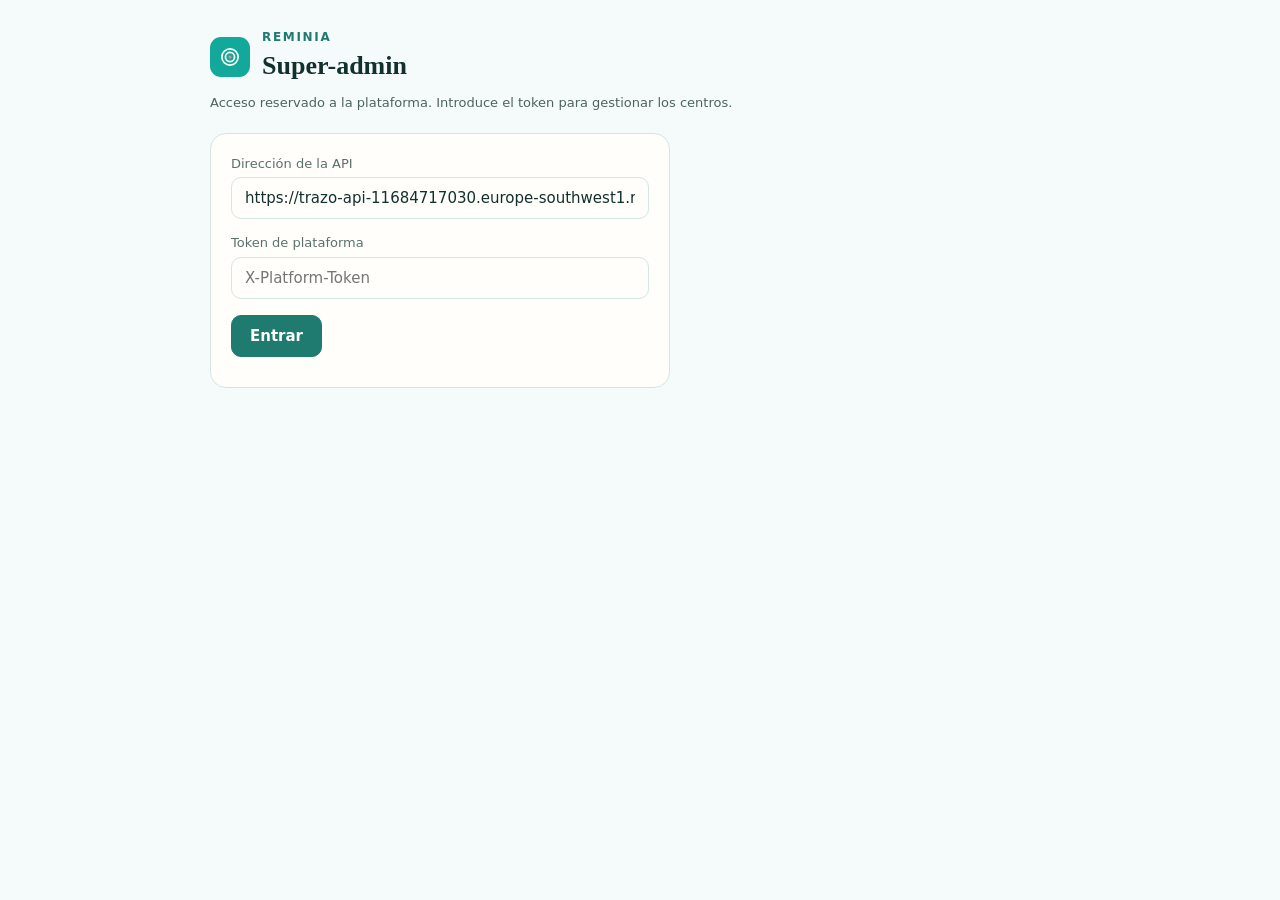
<file: apps/superadmin/index.html>
<!doctype html>
<html lang="es">
<head>
<meta charset="utf-8">
<meta name="viewport" content="width=device-width, initial-scale=1">
<title>Reminia · Super-admin</title>
<style>
  :root{
    --ivory:#F5FBFA; --card:#E8F5F2; --ink:#12312E; --sage:#12A99B; --sage-dark:#1F7A70;
    --coral:#F08A6B; --coral-dark:#C4553A; --sand:#D2E6E2; --white:#FFFEFB; --muted:#5A716E; --faint:#4E635F;
  }
  *{box-sizing:border-box}
  body{margin:0;background:var(--ivory);color:var(--ink);
    font-family:"Segoe UI",system-ui,Arial,sans-serif;font-size:16px;line-height:1.5}
  h1,h2,h3{font-family:Georgia,"Times New Roman",serif;font-weight:600;margin:0}
  a{color:inherit}
  .wrap{max-width:900px;margin:0 auto;padding:28px 20px 60px}
  .eyebrow{font-size:12px;letter-spacing:.14em;text-transform:uppercase;color:var(--sage-dark);font-weight:700}
  .logo{display:flex;align-items:center;gap:12px;margin-bottom:6px}
  .logo .mark{width:40px;height:40px;border-radius:11px;background:var(--sage);display:flex;align-items:center;justify-content:center}
  .card{background:var(--white);border:1px solid var(--sand);border-radius:16px;padding:20px;margin-bottom:16px}
  label{display:block;font-size:13px;color:var(--muted);margin-bottom:4px}
  input,select{width:100%;padding:11px 13px;border:1.5px solid var(--sand);border-radius:10px;background:var(--white);
    color:var(--ink);font-size:15px;font-family:inherit}
  input:focus,select:focus{outline:3px solid var(--sage-dark);outline-offset:1px}
  .grid{display:grid;grid-template-columns:repeat(auto-fit,minmax(200px,1fr));gap:12px}
  .btn{border:1.5px solid var(--sage-dark);background:var(--sage-dark);color:var(--white);font-weight:600;
    font-size:15px;padding:11px 18px;border-radius:10px;cursor:pointer;font-family:inherit}
  .btn.ghost{background:transparent;color:var(--sage-dark);border-color:var(--sand)}
  .btn.coral{background:var(--coral-dark);border-color:var(--coral-dark)}
  .btn:disabled{opacity:.5;cursor:not-allowed}
  .row{display:flex;align-items:center;gap:12px;flex-wrap:wrap}
  .grow{flex:1 1 240px}
  .badge{font-size:12px;font-weight:700;padding:3px 10px;border-radius:999px}
  .badge.ok{background:#EDF3EE;color:var(--sage-dark)}
  .badge.block{background:#FBEFE4;color:var(--coral-dark)}
  .muted{color:var(--faint);font-size:13px}
  .msg{font-size:14px;margin-top:10px}
  .msg.err{color:var(--coral-dark)}
  .msg.ok{color:var(--sage-dark)}
  .centro{border:1px solid var(--sand);border-radius:14px;padding:16px;margin-bottom:12px;background:var(--white)}
  .centro.blocked{opacity:.72}
  .staff-list{margin-top:12px;border-top:1px dashed var(--sand);padding-top:10px}
  .staff-row{display:flex;justify-content:space-between;gap:10px;font-size:14px;padding:4px 0}
  .hidden{display:none}
  .topbar{display:flex;justify-content:space-between;align-items:flex-start;gap:16px;margin-bottom:22px}
</style>
</head>
<body>
<div class="wrap">

  <!-- ENTRADA (token) -->
  <section id="gate">
    <div class="logo">
      <span class="mark"><svg width="26" height="26" viewBox="0 0 40 40"><circle cx="20" cy="20" r="12.5" fill="none" stroke="#FFFEFB" stroke-width="2.6"/><circle cx="20" cy="20" r="7" fill="none" stroke="#FFFEFB" stroke-width="2.6"/><circle cx="20" cy="20" r="2.4" fill="#F08A6B"/></svg></span>
      <div><div class="eyebrow">Reminia</div><h1 style="font-size:26px">Super-admin</h1></div>
    </div>
    <p class="muted" style="margin:8px 0 20px">Acceso reservado a la plataforma. Introduce el token para gestionar los centros.</p>
    <div class="card" style="max-width:460px">
      <label for="apiBase">Dirección de la API</label>
      <input id="apiBase" placeholder="http://localhost:8000">
      <label for="token" style="margin-top:14px">Token de plataforma</label>
      <input id="token" type="password" placeholder="X-Platform-Token" autocomplete="off">
      <div style="margin-top:16px" class="row">
        <button class="btn" id="entrar">Entrar</button>
      </div>
      <div id="gateMsg" class="msg"></div>
    </div>
  </section>

  <!-- PANEL -->
  <section id="panel" class="hidden">
    <div class="topbar">
      <div class="logo" style="margin:0">
        <span class="mark"><svg width="26" height="26" viewBox="0 0 40 40"><circle cx="20" cy="20" r="12.5" fill="none" stroke="#FFFEFB" stroke-width="2.6"/><circle cx="20" cy="20" r="7" fill="none" stroke="#FFFEFB" stroke-width="2.6"/><circle cx="20" cy="20" r="2.4" fill="#F08A6B"/></svg></span>
        <div><div class="eyebrow">Reminia · Super-admin</div><h1 style="font-size:24px">Centros</h1></div>
      </div>
      <button class="btn ghost" id="salir">Cerrar</button>
    </div>

    <!-- Crear centro -->
    <div class="card">
      <h2 style="font-size:18px;margin-bottom:14px">Dar de alta un centro nuevo</h2>
      <div class="grid">
        <div><label for="cNombre">Nombre del centro</label><input id="cNombre" placeholder="Centro de Día X"></div>
        <div><label for="cEmail">Email del administrador</label><input id="cEmail" placeholder="admin@centrox.es"></div>
        <div><label for="cPass">Contraseña (mín. 8)</label><input id="cPass" type="password" placeholder="••••••••"></div>
        <div><label for="cAdmin">Nombre del administrador</label><input id="cAdmin" placeholder="Nombre Apellidos"></div>
        <div>
          <label for="cDias">Cortesía de prueba</label>
          <select id="cDias">
            <option value="15">15 días gratis</option>
            <option value="30" selected>1 mes gratis (30 días)</option>
            <option value="45">45 días gratis</option>
            <option value="60">2 meses gratis (60 días)</option>
          </select>
        </div>
      </div>
      <p class="muted" style="margin-top:10px">Al terminar la cortesía se corta el acceso automáticamente y se le invita a pagar para seguir. Los datos se conservan.</p>
      <div class="row" style="margin-top:14px">
        <button class="btn" id="crear">Crear centro + cortesía</button>
        <span id="crearMsg" class="msg"></span>
      </div>
    </div>

    <div id="lista"></div>
  </section>
</div>

<script>
const $ = (id) => document.getElementById(id);
let API = "", TOKEN = "";

function headers(){ return { "X-Platform-Token": TOKEN, "Content-Type": "application/json" }; }
async function api(path, opts={}){
  const r = await fetch(API + path, { headers: headers(), ...opts });
  const txt = await r.text();
  let body; try { body = txt ? JSON.parse(txt) : null; } catch { body = txt; }
  if(!r.ok){ const e = new Error((body && body.detail) || ("Error "+r.status)); e.status = r.status; throw e; }
  return body;
}

async function entrar(){
  API = ($("apiBase").value.trim() || "http://localhost:8000").replace(/\/$/, "");
  TOKEN = $("token").value.trim();
  $("gateMsg").textContent = "";
  if(!TOKEN){ $("gateMsg").className = "msg err"; $("gateMsg").textContent = "Pon el token."; return; }
  try {
    await api("/plataforma/centros");   // valida el token
    sessionStorage.setItem("tz_api", API);
    sessionStorage.setItem("tz_tok", TOKEN);
    $("gate").classList.add("hidden");
    $("panel").classList.remove("hidden");
    cargar();
  } catch(e){
    $("gateMsg").className = "msg err";
    $("gateMsg").textContent = e.status === 401 ? "Token incorrecto." :
      e.status === 404 ? "La plataforma no tiene token configurado en el servidor." :
      "No se pudo conectar con la API. Revisa la dirección.";
  }
}

function salir(){
  sessionStorage.removeItem("tz_tok");
  TOKEN = "";
  $("panel").classList.add("hidden");
  $("gate").classList.remove("hidden");
}

async function cargar(){
  $("lista").innerHTML = '<p class="muted">Cargando centros…</p>';
  try {
    const centros = await api("/plataforma/centros");
    if(!centros.length){ $("lista").innerHTML = '<p class="muted">Aún no hay centros. Crea el primero arriba.</p>'; return; }
    $("lista").innerHTML = resumenGlobal(centros) + centros.map(tarjetaCentro).join("");
  } catch(e){
    $("lista").innerHTML = '<p class="msg err">No se pudieron cargar los centros: '+e.message+'</p>';
  }
}

// Cabecera de totales de TODA la plataforma (vista de panel global).
function resumenGlobal(centros){
  const sum = (f) => centros.reduce((a,c)=>a+(f(c)||0),0);
  const t = {
    centros: centros.length,
    activos: centros.filter(c=>c.activo).length,
    trab: sum(c=>c.n_staff_activos),
    personas: sum(c=>c.n_pacientes),
    activas: sum(c=>c.personas_activas),
    sobre: centros.filter(c=>c.sobre_tope).length,
  };
  const tile = (n,l) => `<div style="flex:1;min-width:110px;text-align:center">
    <div style="font-size:30px;font-weight:800;color:#1F7A70;line-height:1">${n}</div>
    <div style="font-size:12.5px;color:#5A716E;margin-top:4px">${l}</div></div>`;
  const aviso = t.sobre>0
    ? `<div style="margin-top:12px;background:#FDEEE8;border:1px solid #E7B7A0;border-radius:10px;padding:10px 14px;color:#8A3B22;font-size:13.5px">⚠ ${t.sobre} centro(s) por encima de su tope de personas — revisa la facturación por excedente.</div>`
    : '';
  return `<div style="background:#F5FBFA;border:1px solid #D2E6E2;border-radius:14px;padding:18px;margin-bottom:20px">
    <div style="display:flex;flex-wrap:wrap;gap:12px">
      ${tile(t.centros, 'centros ('+t.activos+' activos)')}
      ${tile(t.trab, 'trabajadores')}
      ${tile(t.personas, 'personas de alta')}
      ${tile(t.activas, 'activas este mes')}
    </div>${aviso}
  </div>`;
}

function esc(s){ return String(s).replace(/[&<>"]/g, c => ({'&':'&amp;','<':'&lt;','>':'&gt;','"':'&quot;'}[c])); }
function fecha(iso){ try { return new Date(iso).toLocaleDateString("es-ES"); } catch { return ""; } }

function tarjetaCentro(c){
  const badge = c.activo ? '<span class="badge ok">Activo</span>' : '<span class="badge block">Bloqueado</span>';
  // Aviso de TOPE: personas activas del mes vs plan. Si se pasa, badge naranja
  // (base de la facturación por excedente / detección de "1 centro en 3 sedes").
  const tope = c.tope_personas || 0;
  const act = c.personas_activas || 0;
  const topeBadge = (c.sobre_tope)
    ? `<span class="badge block" title="Se ha pasado del tope del plan">⚠ ${act}/${tope} activas · +${c.personas_extra} extra</span>`
    : (tope ? `<span class="badge ok" style="background:#E8F5F2;color:#1F7A70">${act}/${tope} activas</span>` : '');
  const btn = c.activo
    ? `<button class="btn coral" onclick="bloquear('${c.id}', false)">Bloquear</button>`
    : `<button class="btn" onclick="bloquear('${c.id}', true)">Reactivar</button>`;
  // Suscripción: estado + fin de prueba, con color según el estado.
  const est = c.estado_suscripcion || 'cortesia';
  const estColor = est==='activa' ? '#1F7A70' : est==='cortesia' ? '#0a7a5a'
    : est==='prueba' ? '#C97B4A' : '#b00020';
  const finP = (est==='prueba' && c.fecha_fin_prueba) ? ' · hasta '+fecha(c.fecha_fin_prueba) : '';
  const subBadge = `<span class="badge" style="background:#F2ECDF;color:${estColor}">suscripción: ${est}${finP}</span>`;
  return `<div class="centro ${c.activo ? '' : 'blocked'}" id="c-${c.id}">
    <div class="row">
      <div class="grow">
        <h3 style="font-size:19px">${esc(c.nombre)} &nbsp;${badge} &nbsp;${topeBadge} &nbsp;${subBadge}</h3>
        <div class="muted">Alta: ${fecha(c.creado_en)} · ${c.n_staff_activos}/${c.n_staff} cuentas activas · ${c.n_pacientes} personas dadas de alta · ${act} activas este mes (plan: ${tope})</div>
      </div>
      <button class="btn ghost" onclick="verStaff('${c.id}')">Ver cuentas</button>
      ${btn}
    </div>
    <div class="row" style="margin-top:8px; gap:6px; flex-wrap:wrap">
      <span class="muted" style="align-self:center">Suscripción:</span>
      <button class="btn ghost" onclick="suscripcion('${c.id}',{dias_prueba:15})">Prueba 15 días</button>
      <button class="btn ghost" onclick="suscripcion('${c.id}',{dias_prueba:30})">Prueba 30 días</button>
      <button class="btn ghost" onclick="pruebaAMedida('${c.id}')">A medida…</button>
      <button class="btn ghost" onclick="suscripcion('${c.id}',{estado:'cortesia'})" title="Gratis sin caducar">Cortesía fija</button>
      <button class="btn ghost" onclick="suscripcion('${c.id}',{estado:'activa'})">Marcar activa</button>
      <button class="btn coral" onclick="suscripcion('${c.id}',{estado:'suspendido'})">Suspender</button>
    </div>
    <div class="staff-list hidden" id="s-${c.id}"></div>
  </div>`;
}

async function suscripcion(id, body){
  try { await api("/plataforma/centros/"+id+"/suscripcion", { method:"PATCH", body: JSON.stringify(body) }); cargar(); }
  catch(e){ alert("No se pudo cambiar la suscripción: "+e.message); }
}

function pruebaAMedida(id){
  const d = prompt("¿Cuántos días de cortesía/prueba? (se corta el acceso al terminar)", "30");
  if(d === null) return;
  const dias = parseInt(d, 10);
  if(!dias || dias < 1 || dias > 365){ alert("Pon un número de días entre 1 y 365."); return; }
  suscripcion(id, { dias_prueba: dias });
}

async function bloquear(id, activo){
  if(!confirm(activo ? "¿Reactivar el acceso de este centro?" : "¿Bloquear el acceso de este centro? Nadie podrá entrar (los datos se conservan).")) return;
  try { await api("/plataforma/centros/"+id, { method:"PATCH", body: JSON.stringify({ activo }) }); cargar(); }
  catch(e){ alert("No se pudo: "+e.message); }
}

async function verStaff(id){
  const box = $("s-"+id);
  if(!box.classList.contains("hidden")){ box.classList.add("hidden"); return; }
  box.classList.remove("hidden");
  box.innerHTML = '<span class="muted">Cargando cuentas…</span>';
  try {
    const staff = await api("/plataforma/centros/"+id+"/staff");
    if(!staff.length){ box.innerHTML = '<span class="muted">Sin cuentas.</span>'; return; }
    box.innerHTML = staff.map(s => `<div class="staff-row">
      <span><b>${esc(s.nombre)}</b> · ${s.rol === 'admin_centro' ? 'Administración' : 'Maestra'} · ${esc(s.email)}</span>
      <span class="badge ${s.activo ? 'ok' : 'block'}">${s.activo ? 'activa' : 'baja'}</span>
    </div>`).join("");
  } catch(e){ box.innerHTML = '<span class="msg err">'+e.message+'</span>'; }
}

async function crearCentro(){
  const body = {
    centro: $("cNombre").value.trim(),
    email: $("cEmail").value.trim(),
    password: $("cPass").value,
    nombre: $("cAdmin").value.trim() || "Administración del centro",
    dias_prueba: parseInt($("cDias").value, 10) || 30,
  };
  const msg = $("crearMsg"); msg.textContent = "";
  if(!body.centro || !body.email){ msg.className="msg err"; msg.textContent="Pon nombre de centro y email."; return; }
  if(body.password.length < 8){ msg.className="msg err"; msg.textContent="La contraseña debe tener al menos 8 caracteres."; return; }
  try {
    const r = await api("/plataforma/centros", { method:"POST", body: JSON.stringify(body) });
    msg.className = "msg ok"; msg.textContent = r.mensaje;
    $("cNombre").value = $("cEmail").value = $("cPass").value = $("cAdmin").value = "";
    cargar();
  } catch(e){ msg.className="msg err"; msg.textContent = "No se pudo: "+e.message; }
}

// Eventos + restaurar sesión
$("entrar").onclick = entrar;
$("token").addEventListener("keydown", e => { if(e.key === "Enter") entrar(); });
$("salir").onclick = salir;
$("crear").onclick = crearCentro;
$("apiBase").value = sessionStorage.getItem("tz_api") || "https://trazo-api-11684717030.europe-southwest1.run.app";
if(sessionStorage.getItem("tz_tok")){
  $("token").value = sessionStorage.getItem("tz_tok");
  entrar();
}
</script>
</body>
</html>
</file>
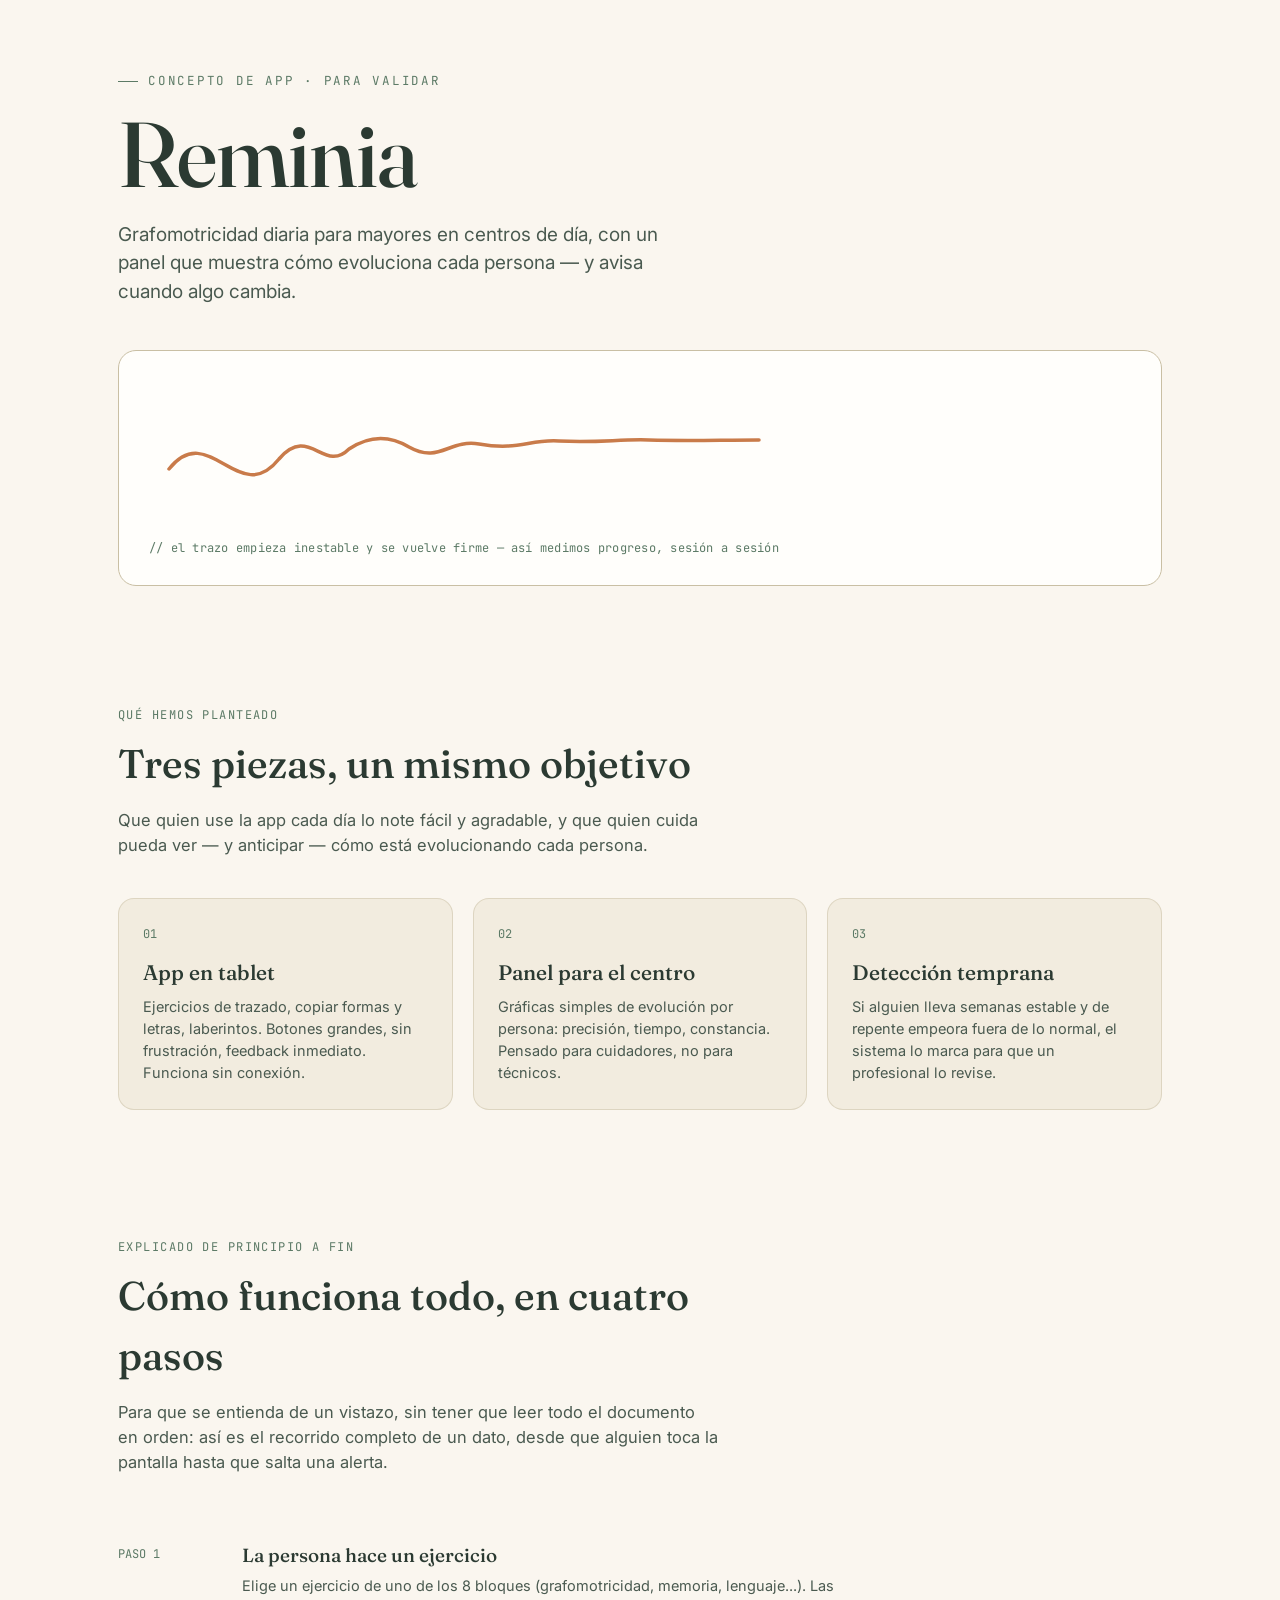
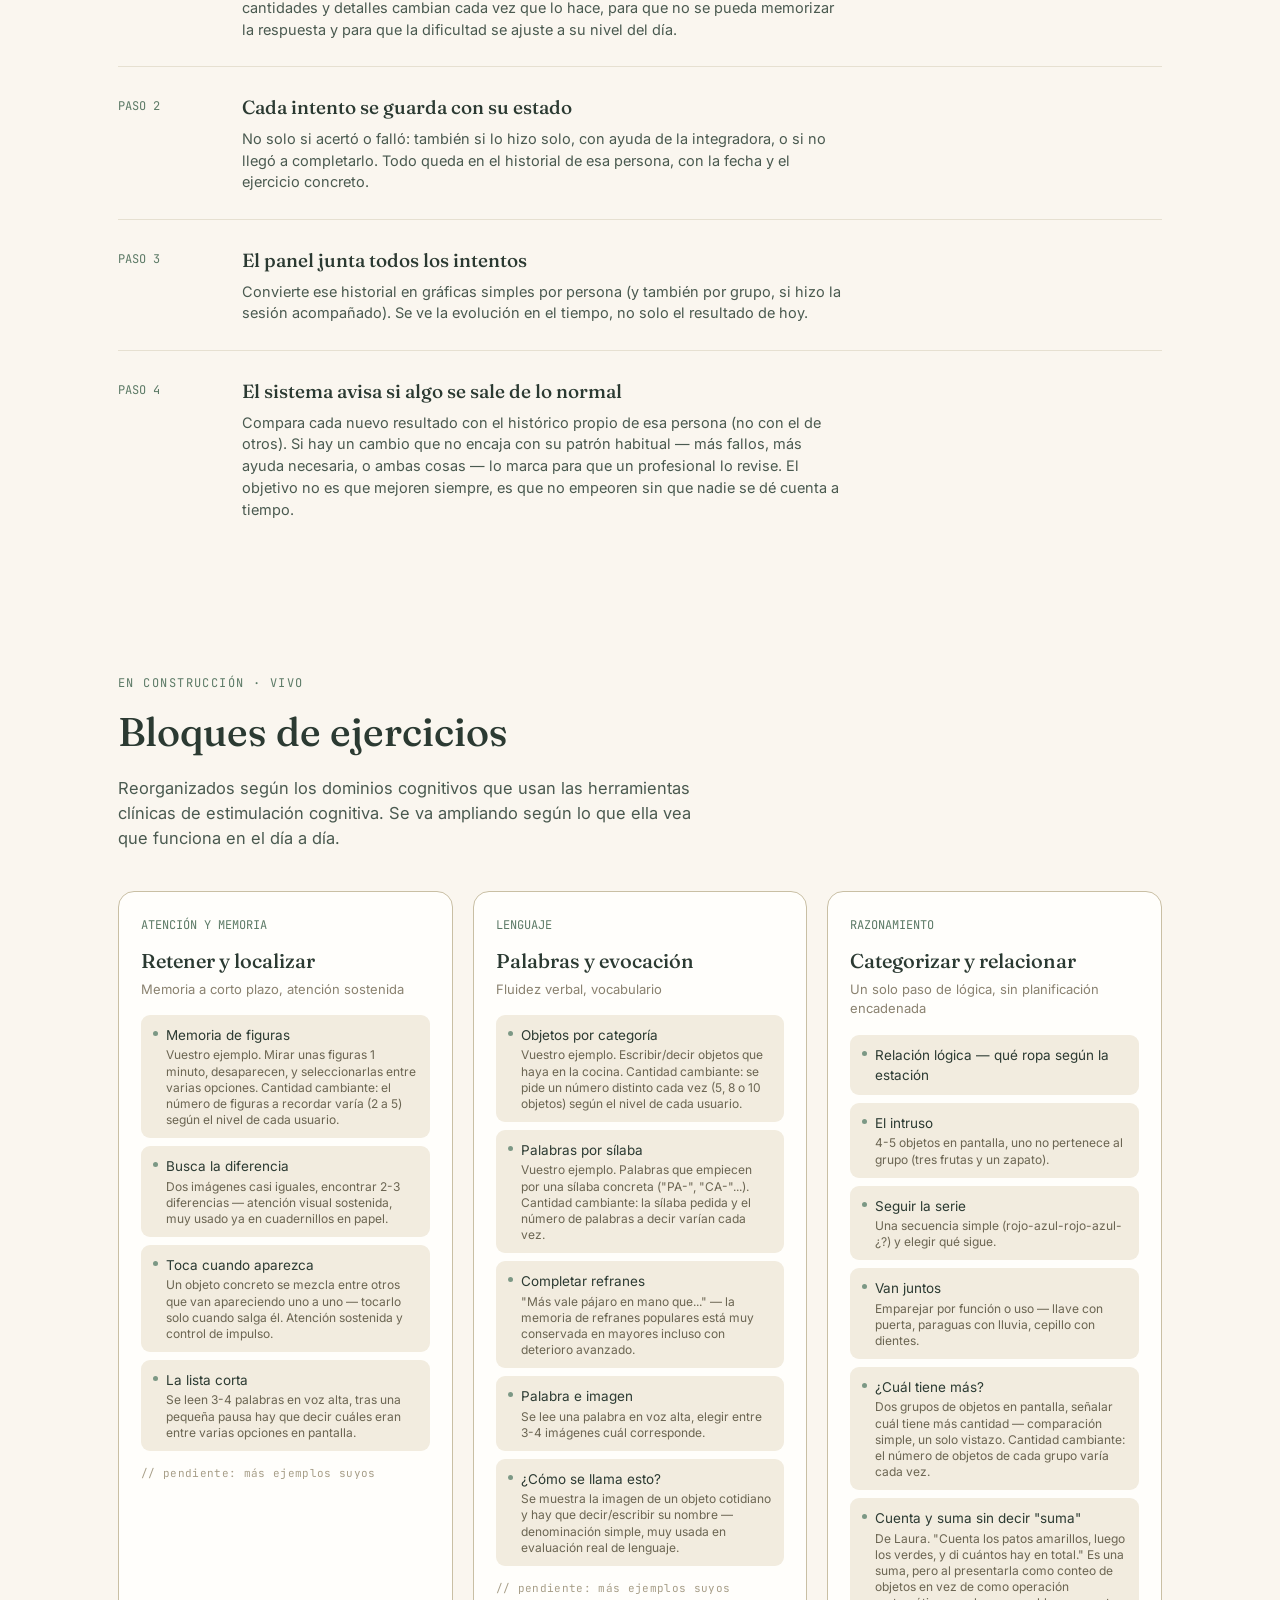
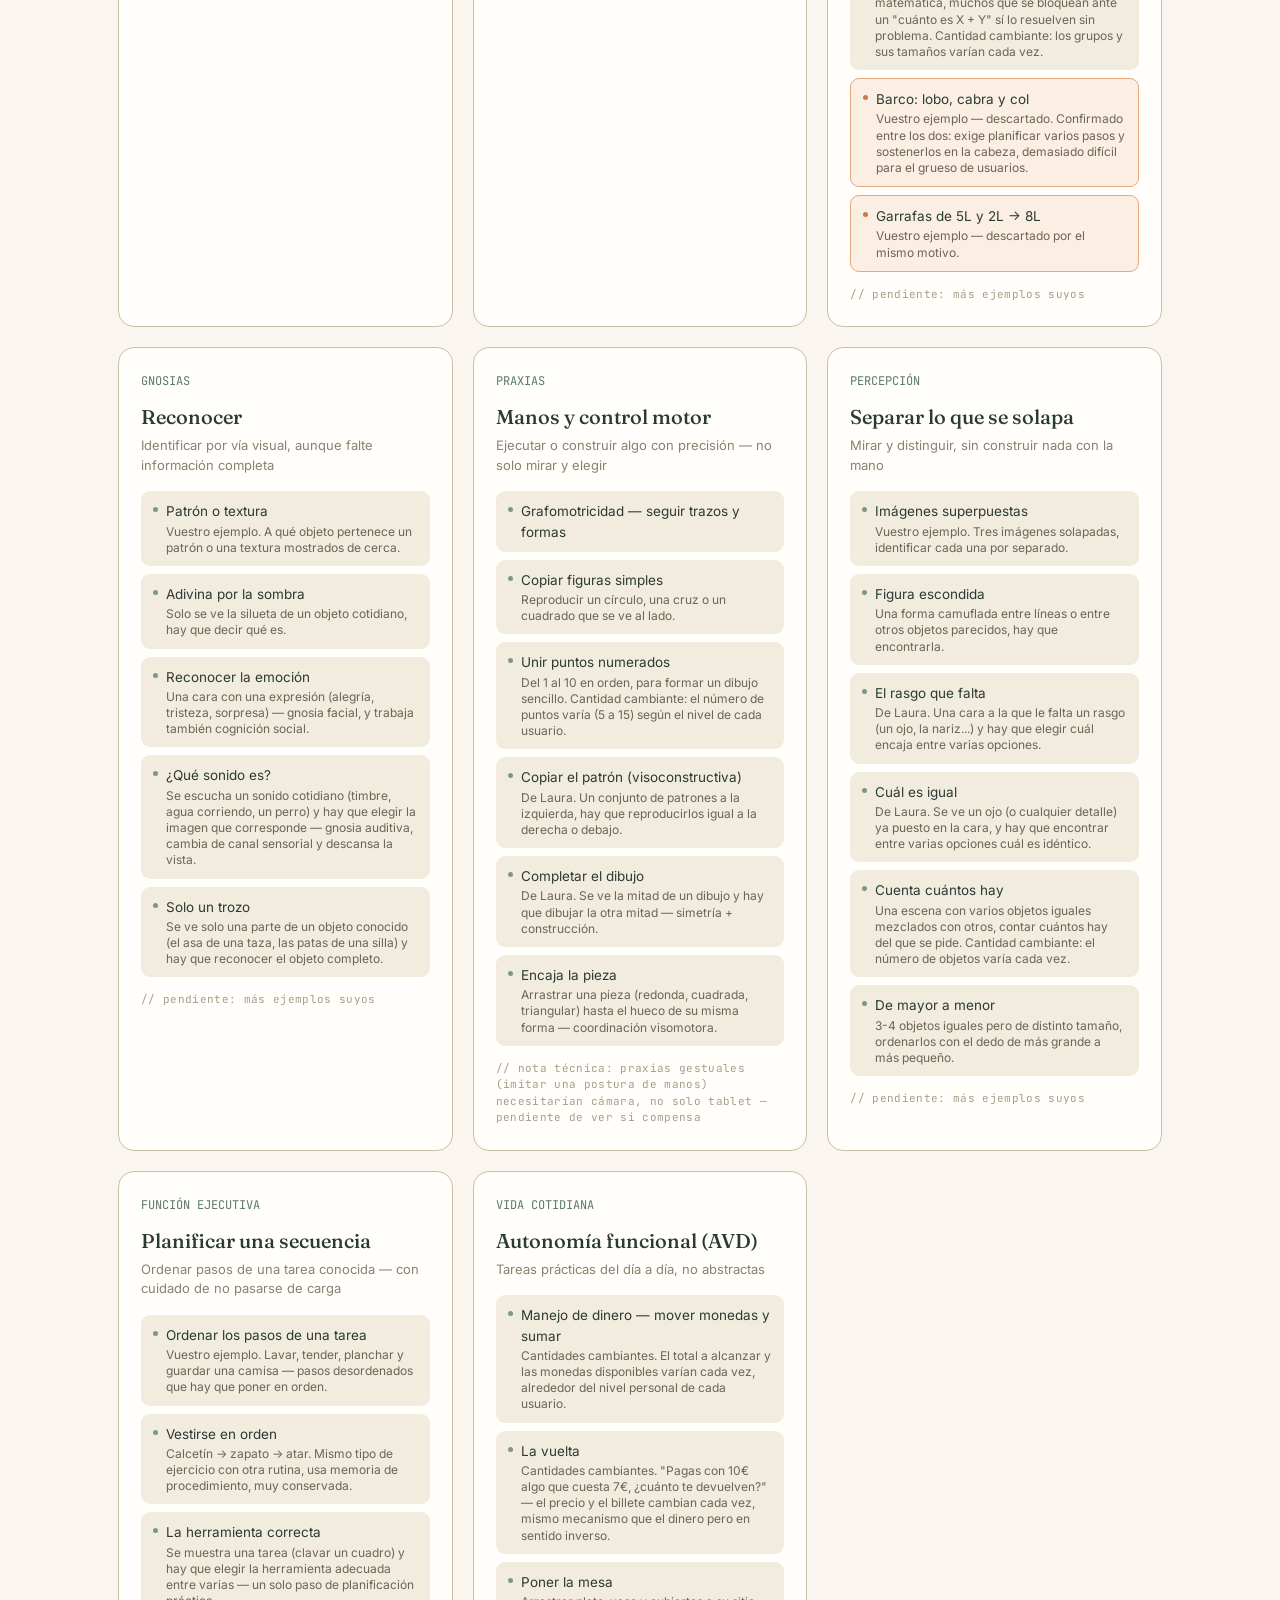
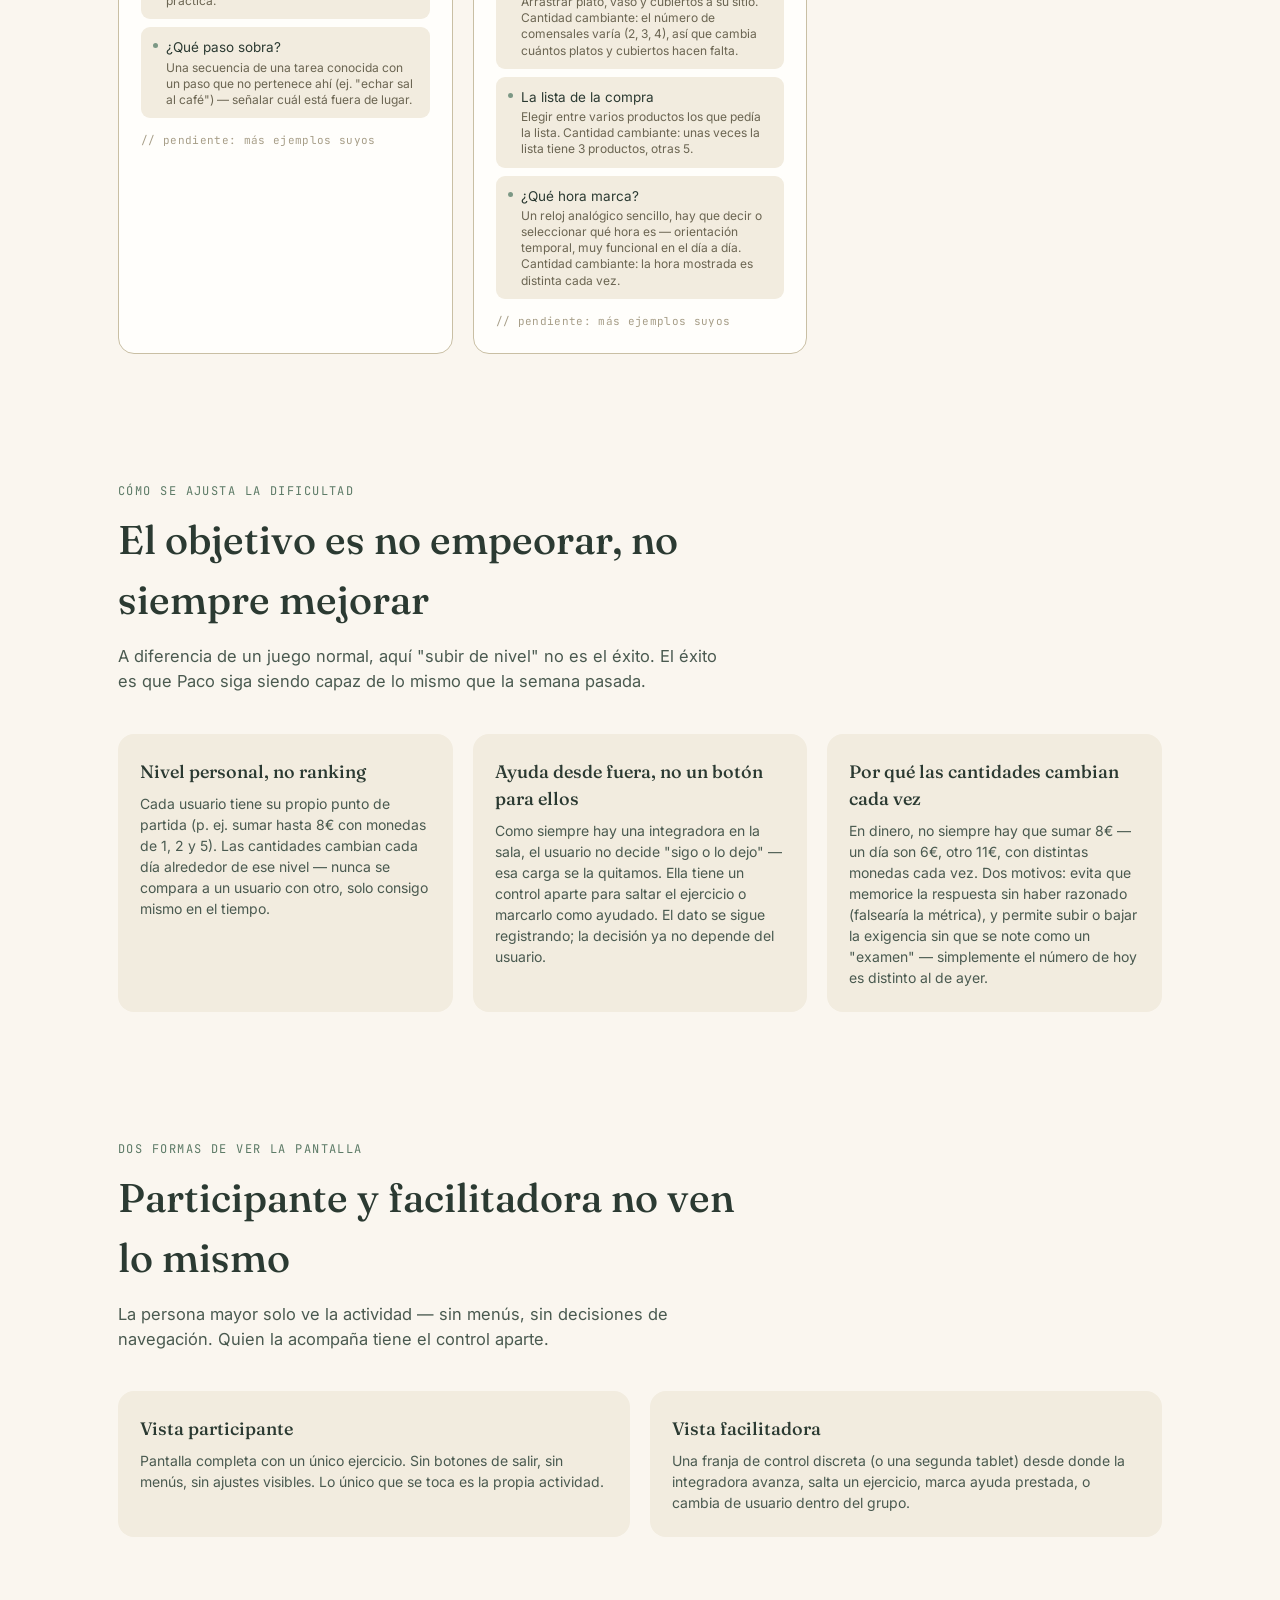
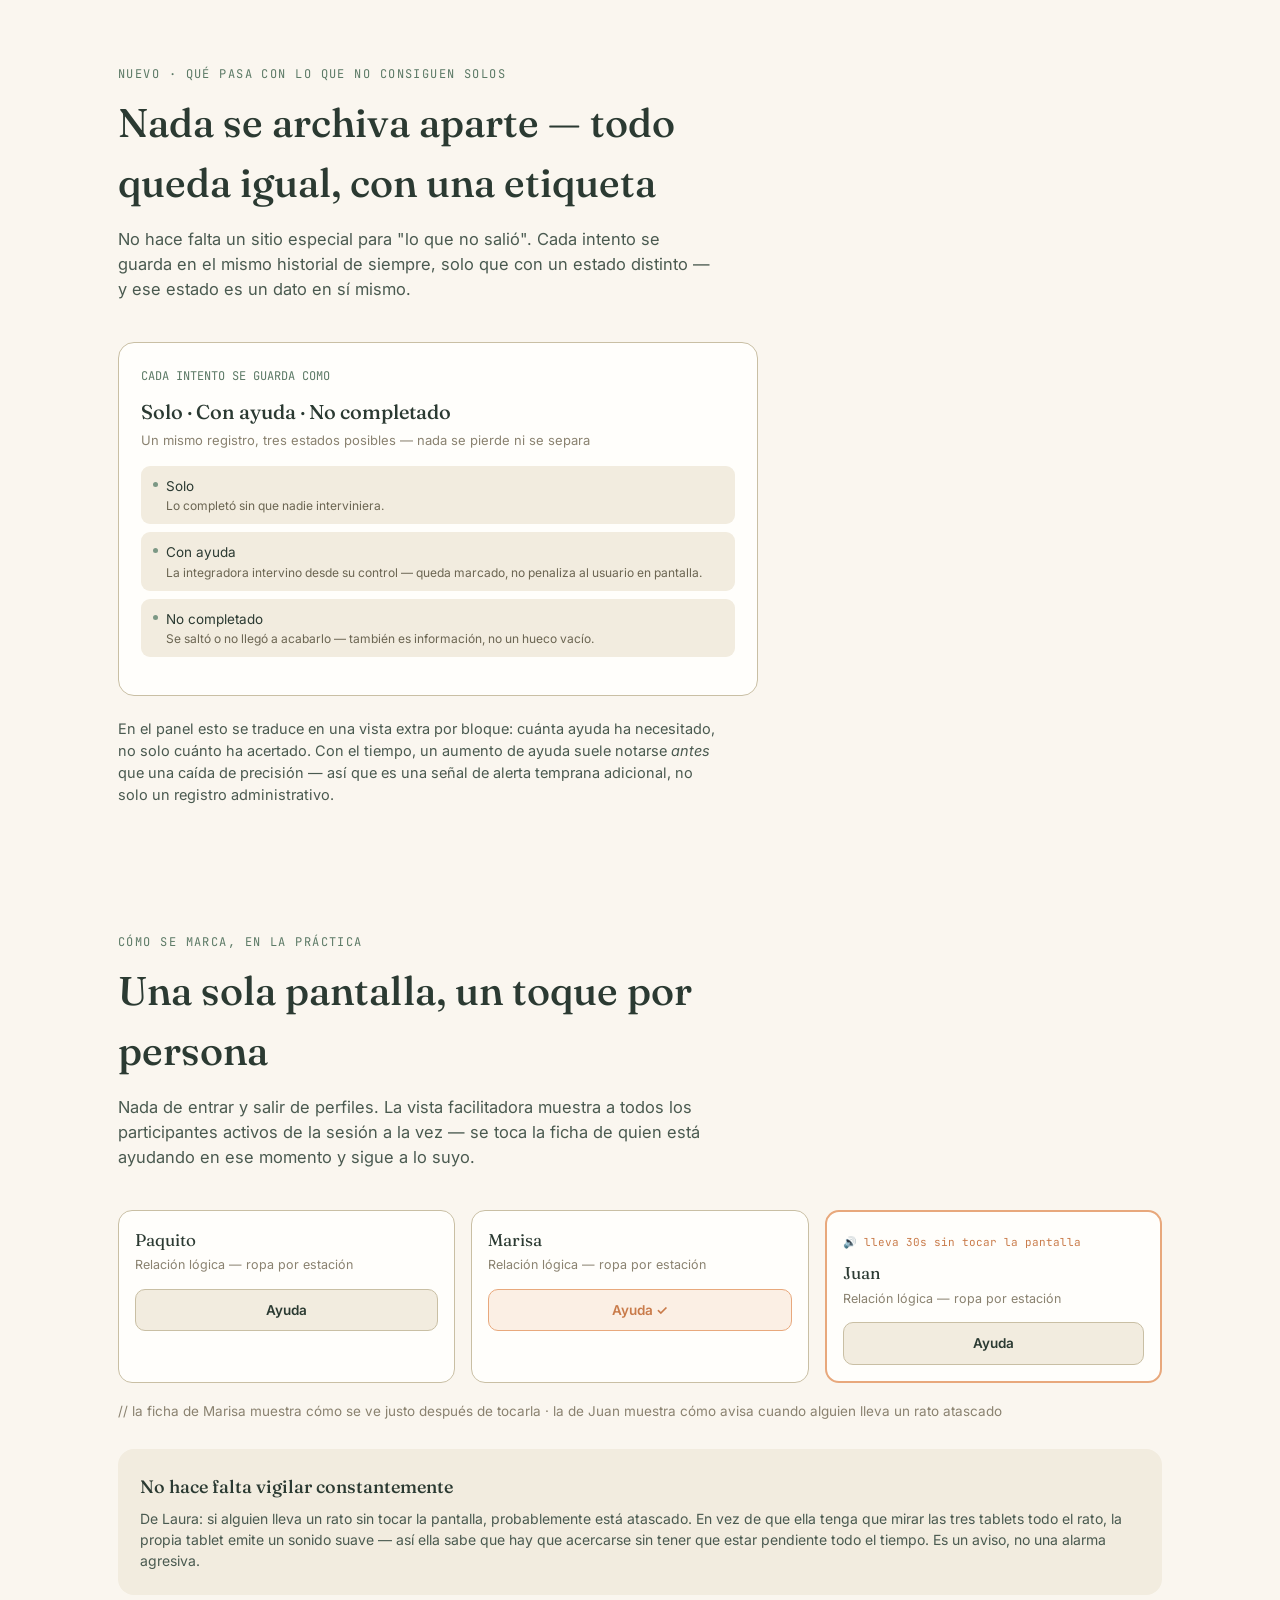
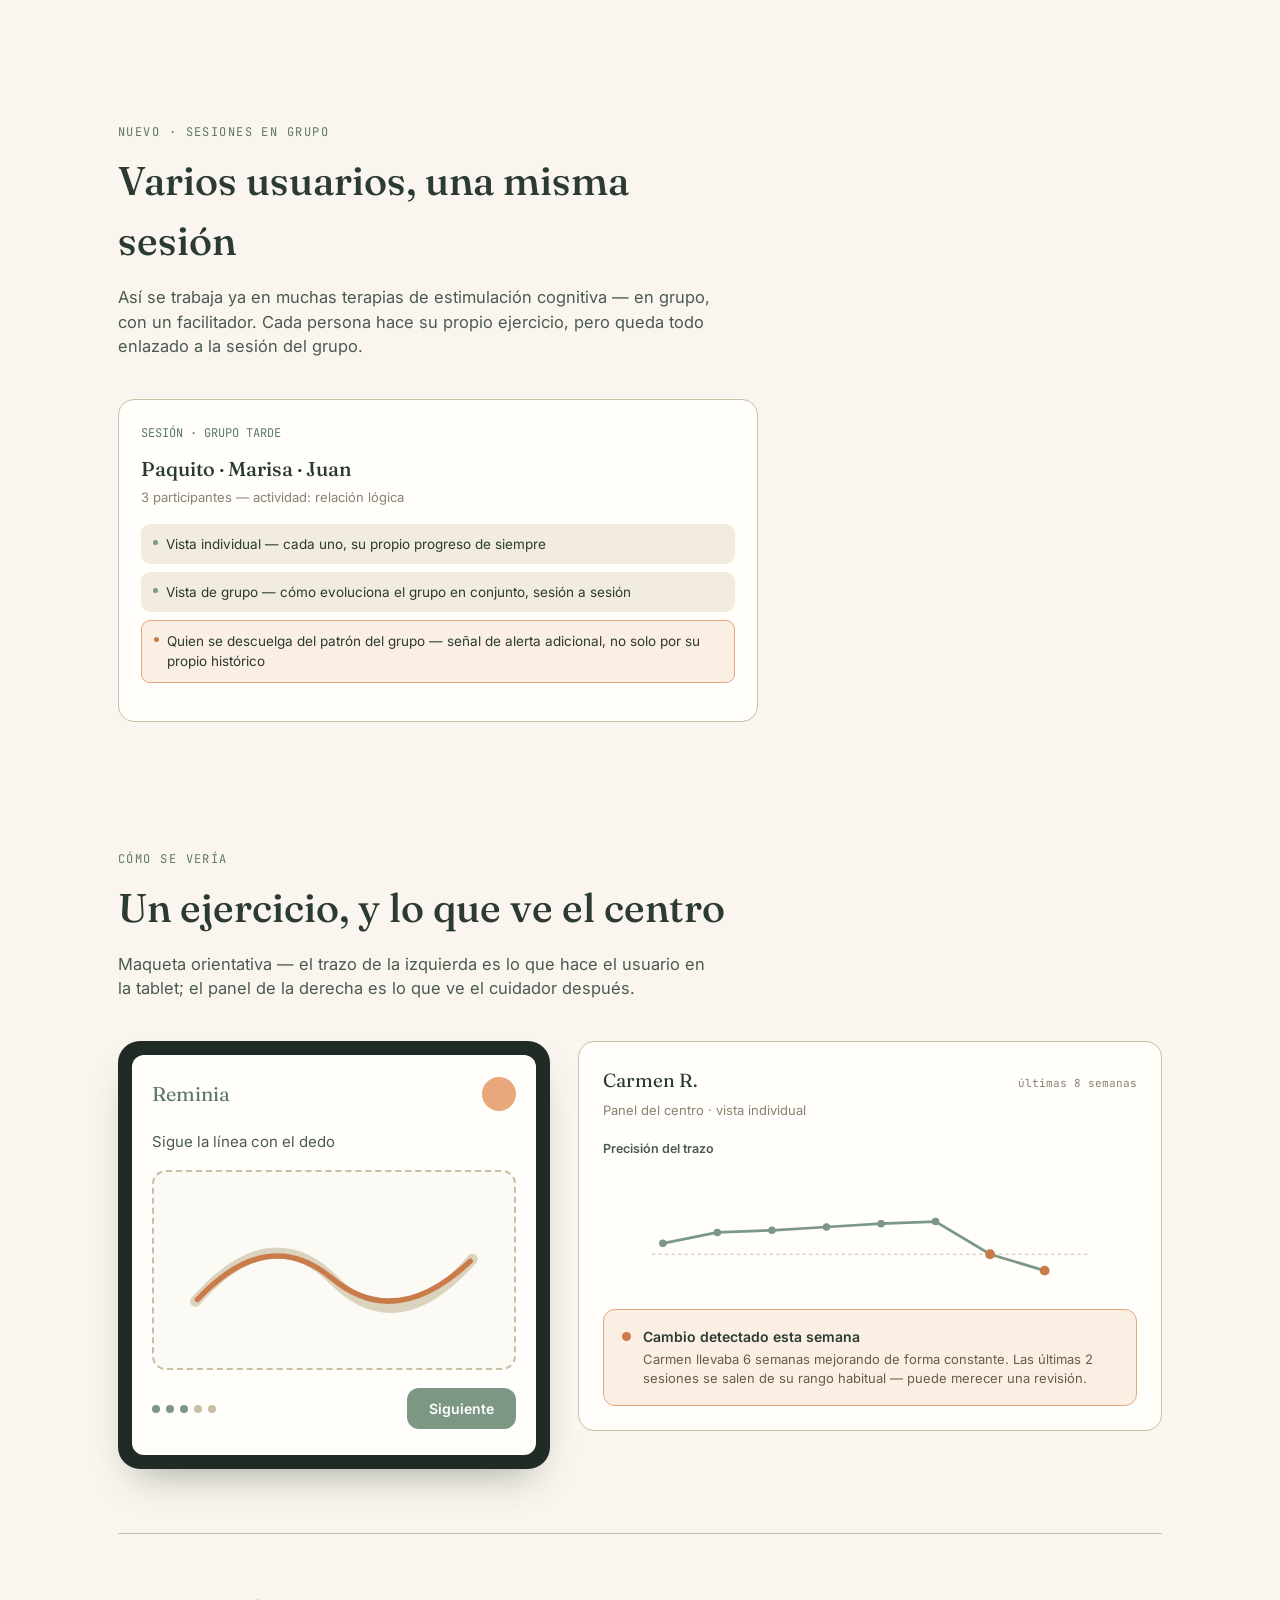
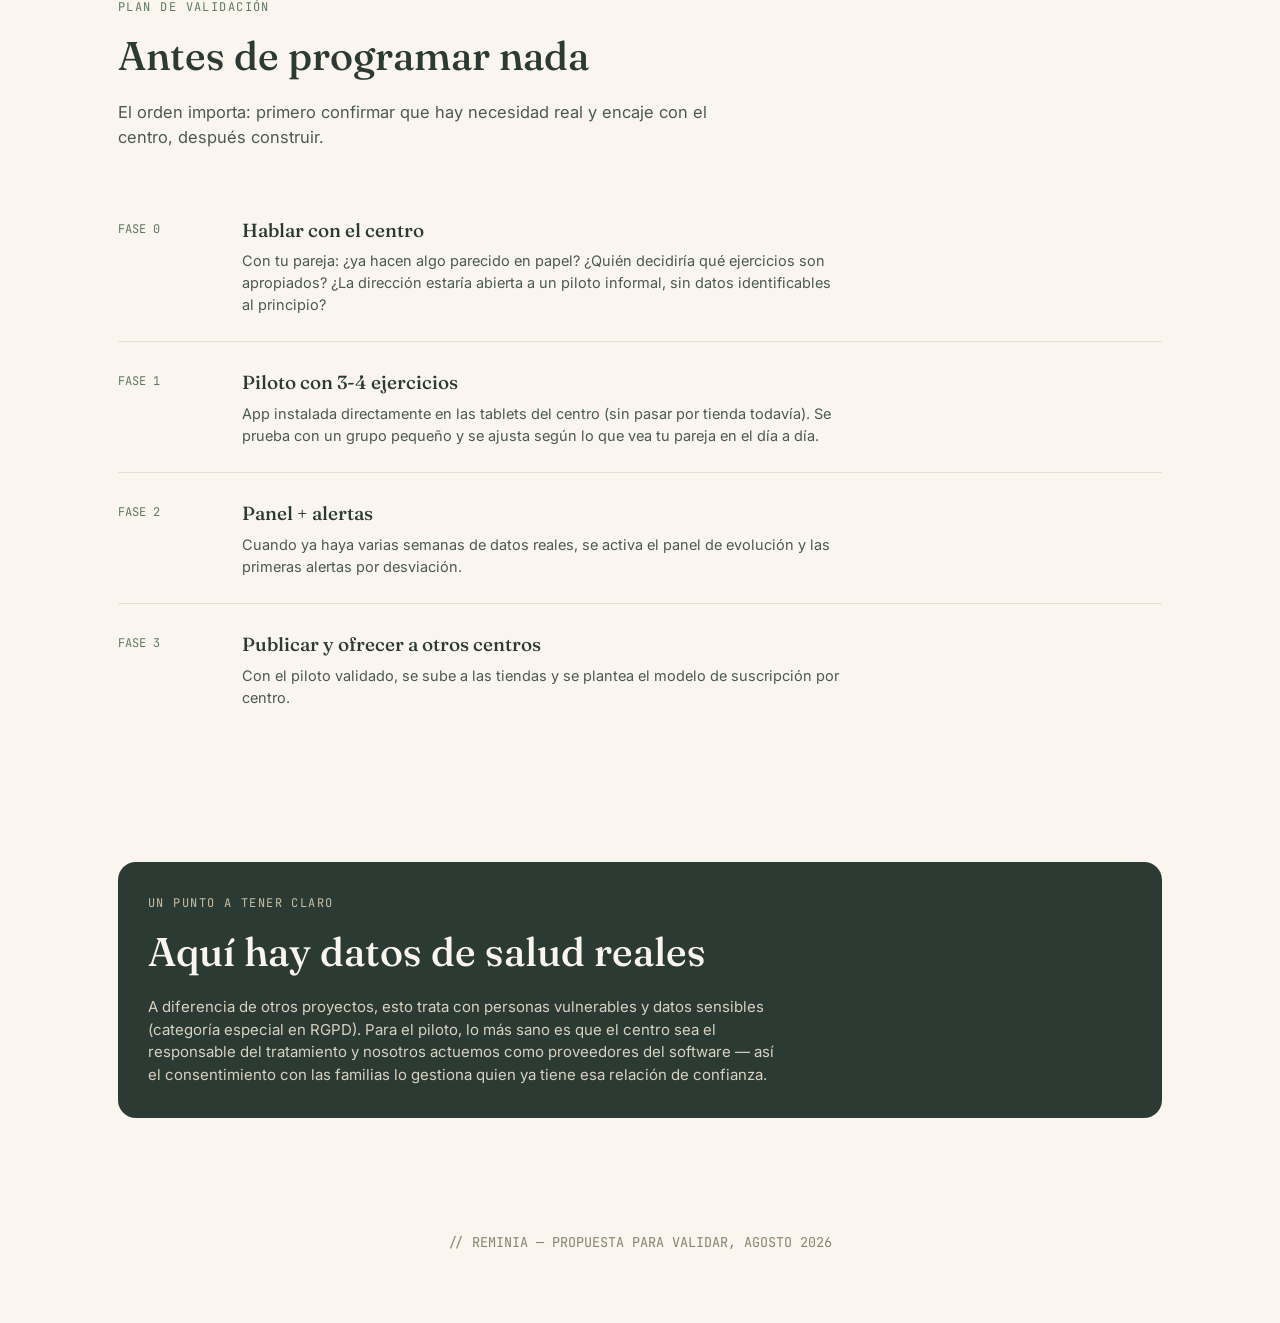
<file: reminia-presentacion.html>
<!DOCTYPE html>
<html lang="es">
<head>
<meta charset="UTF-8">
<meta name="viewport" content="width=device-width, initial-scale=1.0">
<title>Reminia — Grafomotricidad para mayores</title>
<link rel="preconnect" href="https://fonts.googleapis.com">
<link href="https://fonts.googleapis.com/css2?family=Fraunces:opsz,wght@9..144,400;9..144,500;9..144,600&family=Inter:wght@400;500;600;700&family=JetBrains+Mono:wght@400;500&display=swap" rel="stylesheet">
<style>
  :root{
    --ivory:#FAF6EF;
    --card:#F2ECDF;
    --ink:#2B3A32;
    --sage:#7C9885;
    --sage-dark:#5C7A66;
    --coral:#E8A87C;
    --coral-dark:#C97B4A;
    --sand:#C9BFA4;
    --white:#FFFEFB;
  }
  *{box-sizing:border-box; margin:0; padding:0;}
  html{scroll-behavior:smooth;}
  body{
    background:var(--ivory);
    color:var(--ink);
    font-family:'Inter', sans-serif;
    line-height:1.5;
    -webkit-font-smoothing:antialiased;
  }
  .wrap{max-width:1100px; margin:0 auto; padding:0 28px;}

  /* ---------- HERO ---------- */
  .hero{
    padding:72px 0 56px;
    position:relative;
    overflow:hidden;
  }
  .eyebrow{
    font-family:'JetBrains Mono', monospace;
    font-size:12.5px;
    letter-spacing:0.14em;
    text-transform:uppercase;
    color:var(--sage-dark);
    margin-bottom:18px;
    display:flex; align-items:center; gap:10px;
  }
  .eyebrow::before{
    content:"";
    width:20px; height:1px; background:var(--sage-dark);
    display:inline-block;
  }
  h1.title{
    font-family:'Fraunces', serif;
    font-weight:500;
    font-size:clamp(48px, 9vw, 92px);
    line-height:0.98;
    letter-spacing:-0.01em;
    color:var(--ink);
  }
  .subtitle{
    font-size:19px;
    max-width:560px;
    margin-top:22px;
    color:#4A5A50;
  }
  .trace-box{
    margin-top:44px;
    background:var(--white);
    border:1px solid var(--sand);
    border-radius:18px;
    padding:28px 30px;
  }
  .trace-svg-wrap{width:100%; max-width:640px;}
  .trace-caption{
    font-family:'JetBrains Mono', monospace;
    font-size:12px;
    color:var(--sage-dark);
    margin-top:14px;
    letter-spacing:0.02em;
  }
  path#tracePath{
    fill:none;
    stroke:var(--coral-dark);
    stroke-width:3.5;
    stroke-linecap:round;
    stroke-dasharray:900;
    stroke-dashoffset:900;
    animation:draw 3.6s ease-out forwards;
  }
  @keyframes draw{ to{ stroke-dashoffset:0; } }

  /* ---------- SECTION HEADERS ---------- */
  section{padding:64px 0;}
  .section-label{
    font-family:'JetBrains Mono', monospace;
    font-size:12px;
    letter-spacing:0.12em;
    text-transform:uppercase;
    color:var(--sage-dark);
    margin-bottom:10px;
  }
  h2{
    font-family:'Fraunces', serif;
    font-weight:500;
    font-size:clamp(28px, 4vw, 40px);
    max-width:620px;
    margin-bottom:14px;
  }
  .lede{max-width:600px; color:#4A5A50; font-size:16.5px; margin-bottom:40px;}

  /* ---------- PILARES ---------- */
  .pilares{display:grid; grid-template-columns:repeat(3, 1fr); gap:20px;}
  .pilar{
    background:var(--card);
    border-radius:16px;
    padding:26px 24px;
    border:1px solid rgba(201,191,164,0.5);
  }
  .pilar .num{
    font-family:'JetBrains Mono', monospace;
    font-size:12px;
    color:var(--sage-dark);
    margin-bottom:14px;
  }
  .pilar h3{
    font-family:'Fraunces', serif;
    font-weight:500;
    font-size:21px;
    margin-bottom:8px;
  }
  .pilar p{font-size:14.5px; color:#4A5A50;}

  /* ---------- MOCKUPS ---------- */
  .mockups{
    display:grid;
    grid-template-columns:0.85fr 1.15fr;
    gap:28px;
    align-items:start;
  }
  .tablet-frame{
    background:#1F2B24;
    border-radius:22px;
    padding:14px;
    box-shadow:0 20px 40px -18px rgba(43,58,50,0.45);
  }
  .tablet-screen{
    background:var(--white);
    border-radius:12px;
    padding:22px 20px 26px;
    min-height:400px;
    display:flex; flex-direction:column;
  }
  .app-top{
    display:flex; justify-content:space-between; align-items:center;
    margin-bottom:20px;
  }
  .app-top .name{
    font-family:'Fraunces', serif; font-size:20px; color:var(--sage-dark);
  }
  .app-top .avatar{
    width:34px; height:34px; border-radius:50%; background:var(--coral);
  }
  .exercise-title{
    font-size:15px; color:#4A5A50; margin-bottom:16px;
  }
  .canvas-box{
    flex:1;
    background:#FCFAF4;
    border:2px dashed var(--sand);
    border-radius:14px;
    display:flex; align-items:center; justify-content:center;
    padding:20px;
  }
  .canvas-box svg{width:100%; height:auto; max-height:180px;}
  .guide-path{fill:none; stroke:#DCD3BE; stroke-width:10; stroke-linecap:round;}
  .user-path{fill:none; stroke:var(--coral-dark); stroke-width:5; stroke-linecap:round; stroke-linejoin:round;}
  .app-bottom{
    display:flex; justify-content:space-between; align-items:center;
    margin-top:18px;
  }
  .btn-big{
    background:var(--sage);
    color:white;
    border:none;
    font-family:'Inter', sans-serif;
    font-weight:600;
    font-size:14px;
    padding:12px 22px;
    border-radius:12px;
  }
  .progress-dots{display:flex; gap:6px;}
  .dot{width:8px; height:8px; border-radius:50%; background:var(--sand);}
  .dot.active{background:var(--sage);}

  .dashboard-frame{
    background:var(--white);
    border:1px solid var(--sand);
    border-radius:16px;
    padding:24px;
  }
  .dash-head{
    display:flex; justify-content:space-between; align-items:baseline;
    margin-bottom:6px;
  }
  .dash-head .user-name{font-family:'Fraunces', serif; font-size:19px;}
  .dash-head .period{font-family:'JetBrains Mono', monospace; font-size:11px; color:#8A8270;}
  .dash-sub{font-size:13px; color:#8A8270; margin-bottom:20px;}

  .chart-box{margin-bottom:22px;}
  .chart-label{font-size:12.5px; color:#4A5A50; margin-bottom:8px; font-weight:600;}
  svg.chart{width:100%; height:120px; display:block;}
  .line-normal{fill:none; stroke:var(--sage); stroke-width:2.5;}
  .line-alert{fill:none; stroke:var(--coral-dark); stroke-width:2.5;}
  .chart-dot{fill:var(--sage);}
  .chart-dot.alert{fill:var(--coral-dark);}
  .baseline{stroke:var(--sand); stroke-width:1; stroke-dasharray:3,3;}

  .alert-card{
    background:#FBEFE4;
    border:1px solid var(--coral);
    border-radius:12px;
    padding:16px 18px;
    display:flex; gap:12px; align-items:flex-start;
  }
  .alert-dot-icon{
    width:9px; height:9px; border-radius:50%; background:var(--coral-dark);
    margin-top:6px; flex-shrink:0;
  }
  .alert-card .alert-title{font-weight:600; font-size:14px; margin-bottom:3px;}
  .alert-card .alert-body{font-size:13px; color:#6B5A48;}

  /* ---------- ROADMAP ---------- */
  .roadmap{border-top:1px solid var(--sand);}
  .fase{
    display:grid;
    grid-template-columns:100px 1fr;
    gap:24px;
    padding:26px 0;
    border-bottom:1px solid rgba(201,191,164,0.4);
  }
  .fase:last-child{border-bottom:none;}
  .fase .tag{
    font-family:'JetBrains Mono', monospace;
    font-size:12px;
    color:var(--sage-dark);
    padding-top:4px;
  }
  .fase h4{
    font-family:'Fraunces', serif;
    font-weight:500;
    font-size:19px;
    margin-bottom:6px;
  }
  .fase p{font-size:14.5px; color:#4A5A50; max-width:600px;}

  /* ---------- LEGAL NOTE ---------- */
  .legal{
    background:var(--ink);
    color:var(--ivory);
    border-radius:18px;
    padding:32px 30px;
  }
  .legal .section-label{color:var(--sand);}
  .legal h2{color:var(--ivory);}
  .legal p{color:#D8D2C2; font-size:15px; max-width:640px;}

  footer{
    padding:50px 0 70px;
    text-align:center;
  }
  footer p{color:#8A8270; font-size:13.5px; font-family:'JetBrains Mono', monospace;}

  /* ---------- BLOQUES DE EJERCICIOS ---------- */
  .bloques{display:grid; grid-template-columns:repeat(auto-fill, minmax(300px, 1fr)); gap:20px;}
  .bloque{
    background:var(--white);
    border:1px solid var(--sand);
    border-radius:16px;
    padding:24px 22px;
  }
  .bloque .num{
    font-family:'JetBrains Mono', monospace;
    font-size:12px;
    color:var(--sage-dark);
    margin-bottom:12px;
  }
  .bloque h3{
    font-family:'Fraunces', serif;
    font-weight:500;
    font-size:20px;
    margin-bottom:4px;
  }
  .bloque .bloque-desc{
    font-size:13px;
    color:#8A8270;
    margin-bottom:16px;
  }
  .chip-list{display:flex; flex-direction:column; gap:8px; margin-bottom:14px;}
  .chip{
    background:var(--card);
    border-radius:9px;
    padding:10px 12px;
    font-size:13.5px;
    color:var(--ink);
    display:flex;
    align-items:flex-start;
    gap:8px;
  }
  .chip::before{ margin-top:6px; }
  .chip::before{
    content:"";
    width:5px; height:5px;
    border-radius:50%;
    background:var(--sage);
    flex-shrink:0;
  }
  .chip-empty{
    border:1.5px dashed var(--sand);
    border-radius:9px;
    padding:9px 12px;
    font-size:13px;
    color:#A79E88;
    font-style:italic;
  }
  .bloque-tag{
    font-family:'JetBrains Mono', monospace;
    font-size:11px;
    color:#A79E88;
    letter-spacing:0.03em;
  }

  @media (max-width: 760px){
    .pilares{grid-template-columns:1fr;}
    .bloques{grid-template-columns:1fr;}
    .mockups{grid-template-columns:1fr;}
    .fase{grid-template-columns:1fr; gap:6px;}
  }

  /* ---------- CHIPS ESPECIALES ---------- */
  .chip-flag{
    background:#FBEFE4;
    border:1px solid var(--coral);
  }
  .chip-flag::before{background:var(--coral-dark);}
  .chip-desc{
    font-size:12px;
    color:#6B6552;
    margin-top:2px;
    line-height:1.35;
  }

  /* ---------- PRINCIPIO ---------- */
  .principio{
    display:grid;
    grid-template-columns:repeat(auto-fit, minmax(260px, 1fr));
    gap:20px;
  }
  .principio-card{
    background:var(--card);
    border-radius:16px;
    padding:24px 22px;
  }
  .principio-card h4{
    font-family:'Fraunces', serif;
    font-weight:500;
    font-size:18px;
    margin-bottom:8px;
  }
  .principio-card p{font-size:14px; color:#4A5A50;}
  /* ---------- PANEL EN VIVO ---------- */
  .live-grid{    display:grid;
    grid-template-columns:repeat(auto-fit, minmax(180px, 1fr));
    gap:16px;
  }
  .live-tile{
    background:var(--white);
    border:1px solid var(--sand);
    border-radius:14px;
    padding:16px;
  }
  .live-tile .live-name{
    font-family:'Fraunces', serif;
    font-size:17px;
    margin-bottom:4px;
  }
  .live-tile .live-exercise{
    font-size:12.5px;
    color:#8A8270;
    margin-bottom:14px;
  }
  .live-btn{
    display:block;
    width:100%;
    text-align:center;
    background:var(--card);
    border:1.5px solid var(--sand);
    border-radius:10px;
    padding:10px;
    font-family:'Inter', sans-serif;
    font-weight:600;
    font-size:13.5px;
    color:var(--ink);
  }
  .live-btn.active{
    background:#FBEFE4;
    border-color:var(--coral);
    color:var(--coral-dark);
  }
  .live-tile.stuck{
    border-color:var(--coral);
    border-width:2px;
  }
  .live-flag{
    display:inline-flex;
    align-items:center;
    gap:5px;
    font-family:'JetBrains Mono', monospace;
    font-size:11px;
    color:var(--coral-dark);
    margin-bottom:10px;
  }
  @media (max-width:760px){ .principio{grid-template-columns:1fr;} }
</style>
</head>
<body>

<div class="wrap">
  <section class="hero">
    <div class="eyebrow">Concepto de app · para validar</div>
    <h1 class="title">Reminia</h1>
    <p class="subtitle">Grafomotricidad diaria para mayores en centros de día, con un panel que muestra cómo evoluciona cada persona — y avisa cuando algo cambia.</p>

    <div class="trace-box">
      <div class="trace-svg-wrap">
        <svg viewBox="0 0 640 140" xmlns="http://www.w3.org/2000/svg">
          <path id="tracePath" d="M20,90 C60,40 90,130 130,80 C160,45 175,95 200,70 Q230,50 260,68 C290,85 300,60 330,65 C370,72 380,60 410,62 C450,64 470,60 500,61 C540,62 570,61 610,61" />
        </svg>
      </div>
      <div class="trace-caption">// el trazo empieza inestable y se vuelve firme — así medimos progreso, sesión a sesión</div>
    </div>
  </section>

  <section>
    <div class="section-label">Qué hemos planteado</div>
    <h2>Tres piezas, un mismo objetivo</h2>
    <p class="lede">Que quien use la app cada día lo note fácil y agradable, y que quien cuida pueda ver — y anticipar — cómo está evolucionando cada persona.</p>
    <div class="pilares">
      <div class="pilar">
        <div class="num">01</div>
        <h3>App en tablet</h3>
        <p>Ejercicios de trazado, copiar formas y letras, laberintos. Botones grandes, sin frustración, feedback inmediato. Funciona sin conexión.</p>
      </div>
      <div class="pilar">
        <div class="num">02</div>
        <h3>Panel para el centro</h3>
        <p>Gráficas simples de evolución por persona: precisión, tiempo, constancia. Pensado para cuidadores, no para técnicos.</p>
      </div>
      <div class="pilar">
        <div class="num">03</div>
        <h3>Detección temprana</h3>
        <p>Si alguien lleva semanas estable y de repente empeora fuera de lo normal, el sistema lo marca para que un profesional lo revise.</p>
      </div>
    </div>
  </section>

  <section>
    <div class="section-label">Explicado de principio a fin</div>
    <h2>Cómo funciona todo, en cuatro pasos</h2>
    <p class="lede">Para que se entienda de un vistazo, sin tener que leer todo el documento en orden: así es el recorrido completo de un dato, desde que alguien toca la pantalla hasta que salta una alerta.</p>
    <div class="fase">
      <div class="tag">PASO 1</div>
      <div>
        <h4>La persona hace un ejercicio</h4>
        <p>Elige un ejercicio de uno de los 8 bloques (grafomotricidad, memoria, lenguaje...). Las cantidades y detalles cambian cada vez que lo hace, para que no se pueda memorizar la respuesta y para que la dificultad se ajuste a su nivel del día.</p>
      </div>
    </div>
    <div class="fase">
      <div class="tag">PASO 2</div>
      <div>
        <h4>Cada intento se guarda con su estado</h4>
        <p>No solo si acertó o falló: también si lo hizo solo, con ayuda de la integradora, o si no llegó a completarlo. Todo queda en el historial de esa persona, con la fecha y el ejercicio concreto.</p>
      </div>
    </div>
    <div class="fase">
      <div class="tag">PASO 3</div>
      <div>
        <h4>El panel junta todos los intentos</h4>
        <p>Convierte ese historial en gráficas simples por persona (y también por grupo, si hizo la sesión acompañado). Se ve la evolución en el tiempo, no solo el resultado de hoy.</p>
      </div>
    </div>
    <div class="fase">
      <div class="tag">PASO 4</div>
      <div>
        <h4>El sistema avisa si algo se sale de lo normal</h4>
        <p>Compara cada nuevo resultado con el histórico propio de esa persona (no con el de otros). Si hay un cambio que no encaja con su patrón habitual — más fallos, más ayuda necesaria, o ambas cosas — lo marca para que un profesional lo revise. El objetivo no es que mejoren siempre, es que no empeoren sin que nadie se dé cuenta a tiempo.</p>
      </div>
    </div>
  </section>

  <section>
    <div class="section-label">En construcción · vivo</div>
    <h2>Bloques de ejercicios</h2>
    <p class="lede">Reorganizados según los dominios cognitivos que usan las herramientas clínicas de estimulación cognitiva. Se va ampliando según lo que ella vea que funciona en el día a día.</p>
    <div class="bloques">

      <div class="bloque">
        <div class="num">ATENCIÓN Y MEMORIA</div>
        <h3>Retener y localizar</h3>
        <div class="bloque-desc">Memoria a corto plazo, atención sostenida</div>
        <div class="chip-list">
          <div class="chip"><div>
            Memoria de figuras
            <div class="chip-desc">Vuestro ejemplo. Mirar unas figuras 1 minuto, desaparecen, y seleccionarlas entre varias opciones. Cantidad cambiante: el número de figuras a recordar varía (2 a 5) según el nivel de cada usuario.</div>
          </div></div>
          <div class="chip"><div>
            Busca la diferencia
            <div class="chip-desc">Dos imágenes casi iguales, encontrar 2-3 diferencias — atención visual sostenida, muy usado ya en cuadernillos en papel.</div>
          </div></div>
          <div class="chip"><div>
            Toca cuando aparezca
            <div class="chip-desc">Un objeto concreto se mezcla entre otros que van apareciendo uno a uno — tocarlo solo cuando salga él. Atención sostenida y control de impulso.</div>
          </div></div>
          <div class="chip"><div>
            La lista corta
            <div class="chip-desc">Se leen 3-4 palabras en voz alta, tras una pequeña pausa hay que decir cuáles eran entre varias opciones en pantalla.</div>
          </div></div>
        </div>
        <div class="bloque-tag">// pendiente: más ejemplos suyos</div>
      </div>

      <div class="bloque">
        <div class="num">LENGUAJE</div>
        <h3>Palabras y evocación</h3>
        <div class="bloque-desc">Fluidez verbal, vocabulario</div>
        <div class="chip-list">
          <div class="chip"><div>
            Objetos por categoría
            <div class="chip-desc">Vuestro ejemplo. Escribir/decir objetos que haya en la cocina. Cantidad cambiante: se pide un número distinto cada vez (5, 8 o 10 objetos) según el nivel de cada usuario.</div>
          </div></div>
          <div class="chip"><div>
            Palabras por sílaba
            <div class="chip-desc">Vuestro ejemplo. Palabras que empiecen por una sílaba concreta ("PA-", "CA-"...). Cantidad cambiante: la sílaba pedida y el número de palabras a decir varían cada vez.</div>
          </div></div>
          <div class="chip"><div>
            Completar refranes
            <div class="chip-desc">"Más vale pájaro en mano que..." — la memoria de refranes populares está muy conservada en mayores incluso con deterioro avanzado.</div>
          </div></div>
          <div class="chip"><div>
            Palabra e imagen
            <div class="chip-desc">Se lee una palabra en voz alta, elegir entre 3-4 imágenes cuál corresponde.</div>
          </div></div>
          <div class="chip"><div>
            ¿Cómo se llama esto?
            <div class="chip-desc">Se muestra la imagen de un objeto cotidiano y hay que decir/escribir su nombre — denominación simple, muy usada en evaluación real de lenguaje.</div>
          </div></div>
        </div>
        <div class="bloque-tag">// pendiente: más ejemplos suyos</div>
      </div>

      <div class="bloque">
        <div class="num">RAZONAMIENTO</div>
        <h3>Categorizar y relacionar</h3>
        <div class="bloque-desc">Un solo paso de lógica, sin planificación encadenada</div>
        <div class="chip-list">
          <div class="chip"><div>Relación lógica — qué ropa según la estación</div></div>
          <div class="chip"><div>
            El intruso
            <div class="chip-desc">4-5 objetos en pantalla, uno no pertenece al grupo (tres frutas y un zapato).</div>
          </div></div>
          <div class="chip"><div>
            Seguir la serie
            <div class="chip-desc">Una secuencia simple (rojo-azul-rojo-azul-¿?) y elegir qué sigue.</div>
          </div></div>
          <div class="chip"><div>
            Van juntos
            <div class="chip-desc">Emparejar por función o uso — llave con puerta, paraguas con lluvia, cepillo con dientes.</div>
          </div></div>
          <div class="chip"><div>
            ¿Cuál tiene más?
            <div class="chip-desc">Dos grupos de objetos en pantalla, señalar cuál tiene más cantidad — comparación simple, un solo vistazo. Cantidad cambiante: el número de objetos de cada grupo varía cada vez.</div>
          </div></div>
          <div class="chip"><div>
            Cuenta y suma sin decir "suma"
            <div class="chip-desc">De Laura. "Cuenta los patos amarillos, luego los verdes, y di cuántos hay en total." Es una suma, pero al presentarla como conteo de objetos en vez de como operación matemática, muchos que se bloquean ante un "cuánto es X + Y" sí lo resuelven sin problema. Cantidad cambiante: los grupos y sus tamaños varían cada vez.</div>
          </div></div>
          <div class="chip chip-flag"><div>
            Barco: lobo, cabra y col
            <div class="chip-desc">Vuestro ejemplo — descartado. Confirmado entre los dos: exige planificar varios pasos y sostenerlos en la cabeza, demasiado difícil para el grueso de usuarios.</div>
          </div></div>
          <div class="chip chip-flag"><div>
            Garrafas de 5L y 2L → 8L
            <div class="chip-desc">Vuestro ejemplo — descartado por el mismo motivo.</div>
          </div></div>
        </div>
        <div class="bloque-tag">// pendiente: más ejemplos suyos</div>
      </div>

      <div class="bloque">
        <div class="num">GNOSIAS</div>
        <h3>Reconocer</h3>
        <div class="bloque-desc">Identificar por vía visual, aunque falte información completa</div>
        <div class="chip-list">
          <div class="chip"><div>
            Patrón o textura
            <div class="chip-desc">Vuestro ejemplo. A qué objeto pertenece un patrón o una textura mostrados de cerca.</div>
          </div></div>
          <div class="chip"><div>
            Adivina por la sombra
            <div class="chip-desc">Solo se ve la silueta de un objeto cotidiano, hay que decir qué es.</div>
          </div></div>
          <div class="chip"><div>
            Reconocer la emoción
            <div class="chip-desc">Una cara con una expresión (alegría, tristeza, sorpresa) — gnosia facial, y trabaja también cognición social.</div>
          </div></div>
          <div class="chip"><div>
            ¿Qué sonido es?
            <div class="chip-desc">Se escucha un sonido cotidiano (timbre, agua corriendo, un perro) y hay que elegir la imagen que corresponde — gnosia auditiva, cambia de canal sensorial y descansa la vista.</div>
          </div></div>
          <div class="chip"><div>
            Solo un trozo
            <div class="chip-desc">Se ve solo una parte de un objeto conocido (el asa de una taza, las patas de una silla) y hay que reconocer el objeto completo.</div>
          </div></div>
        </div>
        <div class="bloque-tag">// pendiente: más ejemplos suyos</div>
      </div>

      <div class="bloque">
        <div class="num">PRAXIAS</div>
        <h3>Manos y control motor</h3>
        <div class="bloque-desc">Ejecutar o construir algo con precisión — no solo mirar y elegir</div>
        <div class="chip-list">
          <div class="chip"><div>Grafomotricidad — seguir trazos y formas</div></div>
          <div class="chip"><div>
            Copiar figuras simples
            <div class="chip-desc">Reproducir un círculo, una cruz o un cuadrado que se ve al lado.</div>
          </div></div>
          <div class="chip"><div>
            Unir puntos numerados
            <div class="chip-desc">Del 1 al 10 en orden, para formar un dibujo sencillo. Cantidad cambiante: el número de puntos varía (5 a 15) según el nivel de cada usuario.</div>
          </div></div>
          <div class="chip"><div>
            Copiar el patrón (visoconstructiva)
            <div class="chip-desc">De Laura. Un conjunto de patrones a la izquierda, hay que reproducirlos igual a la derecha o debajo.</div>
          </div></div>
          <div class="chip"><div>
            Completar el dibujo
            <div class="chip-desc">De Laura. Se ve la mitad de un dibujo y hay que dibujar la otra mitad — simetría + construcción.</div>
          </div></div>
          <div class="chip"><div>
            Encaja la pieza
            <div class="chip-desc">Arrastrar una pieza (redonda, cuadrada, triangular) hasta el hueco de su misma forma — coordinación visomotora.</div>
          </div></div>
        </div>
        <div class="bloque-tag">// nota técnica: praxias gestuales (imitar una postura de manos) necesitarían cámara, no solo tablet — pendiente de ver si compensa</div>
      </div>

      <div class="bloque">
        <div class="num">PERCEPCIÓN</div>
        <h3>Separar lo que se solapa</h3>
        <div class="bloque-desc">Mirar y distinguir, sin construir nada con la mano</div>
        <div class="chip-list">
          <div class="chip"><div>
            Imágenes superpuestas
            <div class="chip-desc">Vuestro ejemplo. Tres imágenes solapadas, identificar cada una por separado.</div>
          </div></div>
          <div class="chip"><div>
            Figura escondida
            <div class="chip-desc">Una forma camuflada entre líneas o entre otros objetos parecidos, hay que encontrarla.</div>
          </div></div>
          <div class="chip"><div>
            El rasgo que falta
            <div class="chip-desc">De Laura. Una cara a la que le falta un rasgo (un ojo, la nariz...) y hay que elegir cuál encaja entre varias opciones.</div>
          </div></div>
          <div class="chip"><div>
            Cuál es igual
            <div class="chip-desc">De Laura. Se ve un ojo (o cualquier detalle) ya puesto en la cara, y hay que encontrar entre varias opciones cuál es idéntico.</div>
          </div></div>
          <div class="chip"><div>
            Cuenta cuántos hay
            <div class="chip-desc">Una escena con varios objetos iguales mezclados con otros, contar cuántos hay del que se pide. Cantidad cambiante: el número de objetos varía cada vez.</div>
          </div></div>
          <div class="chip"><div>
            De mayor a menor
            <div class="chip-desc">3-4 objetos iguales pero de distinto tamaño, ordenarlos con el dedo de más grande a más pequeño.</div>
          </div></div>
        </div>
        <div class="bloque-tag">// pendiente: más ejemplos suyos</div>
      </div>

      <div class="bloque">
        <div class="num">FUNCIÓN EJECUTIVA</div>
        <h3>Planificar una secuencia</h3>
        <div class="bloque-desc">Ordenar pasos de una tarea conocida — con cuidado de no pasarse de carga</div>
        <div class="chip-list">
          <div class="chip"><div>
            Ordenar los pasos de una tarea
            <div class="chip-desc">Vuestro ejemplo. Lavar, tender, planchar y guardar una camisa — pasos desordenados que hay que poner en orden.</div>
          </div></div>
          <div class="chip"><div>
            Vestirse en orden
            <div class="chip-desc">Calcetín → zapato → atar. Mismo tipo de ejercicio con otra rutina, usa memoria de procedimiento, muy conservada.</div>
          </div></div>
          <div class="chip"><div>
            La herramienta correcta
            <div class="chip-desc">Se muestra una tarea (clavar un cuadro) y hay que elegir la herramienta adecuada entre varias — un solo paso de planificación práctica.</div>
          </div></div>
          <div class="chip"><div>
            ¿Qué paso sobra?
            <div class="chip-desc">Una secuencia de una tarea conocida con un paso que no pertenece ahí (ej. "echar sal al café") — señalar cuál está fuera de lugar.</div>
          </div></div>
        </div>
        <div class="bloque-tag">// pendiente: más ejemplos suyos</div>
      </div>

      <div class="bloque">
        <div class="num">VIDA COTIDIANA</div>
        <h3>Autonomía funcional (AVD)</h3>
        <div class="bloque-desc">Tareas prácticas del día a día, no abstractas</div>
        <div class="chip-list">
          <div class="chip"><div>
            Manejo de dinero — mover monedas y sumar
            <div class="chip-desc">Cantidades cambiantes. El total a alcanzar y las monedas disponibles varían cada vez, alrededor del nivel personal de cada usuario.</div>
          </div></div>
          <div class="chip"><div>
            La vuelta
            <div class="chip-desc">Cantidades cambiantes. "Pagas con 10€ algo que cuesta 7€, ¿cuánto te devuelven?" — el precio y el billete cambian cada vez, mismo mecanismo que el dinero pero en sentido inverso.</div>
          </div></div>
          <div class="chip"><div>
            Poner la mesa
            <div class="chip-desc">Arrastrar plato, vaso y cubiertos a su sitio. Cantidad cambiante: el número de comensales varía (2, 3, 4), así que cambia cuántos platos y cubiertos hacen falta.</div>
          </div></div>
          <div class="chip"><div>
            La lista de la compra
            <div class="chip-desc">Elegir entre varios productos los que pedía la lista. Cantidad cambiante: unas veces la lista tiene 3 productos, otras 5.</div>
          </div></div>
          <div class="chip"><div>
            ¿Qué hora marca?
            <div class="chip-desc">Un reloj analógico sencillo, hay que decir o seleccionar qué hora es — orientación temporal, muy funcional en el día a día. Cantidad cambiante: la hora mostrada es distinta cada vez.</div>
          </div></div>
        </div>
        <div class="bloque-tag">// pendiente: más ejemplos suyos</div>
      </div>

    </div>
  </section>


  <section>
    <div class="section-label">Cómo se ajusta la dificultad</div>
    <h2>El objetivo es no empeorar, no siempre mejorar</h2>
    <p class="lede">A diferencia de un juego normal, aquí "subir de nivel" no es el éxito. El éxito es que Paco siga siendo capaz de lo mismo que la semana pasada.</p>
    <div class="principio">
      <div class="principio-card">
        <h4>Nivel personal, no ranking</h4>
        <p>Cada usuario tiene su propio punto de partida (p. ej. sumar hasta 8€ con monedas de 1, 2 y 5). Las cantidades cambian cada día alrededor de ese nivel — nunca se compara a un usuario con otro, solo consigo mismo en el tiempo.</p>
      </div>
      <div class="principio-card">
        <h4>Ayuda desde fuera, no un botón para ellos</h4>
        <p>Como siempre hay una integradora en la sala, el usuario no decide "sigo o lo dejo" — esa carga se la quitamos. Ella tiene un control aparte para saltar el ejercicio o marcarlo como ayudado. El dato se sigue registrando; la decisión ya no depende del usuario.</p>
      </div>
      <div class="principio-card">
        <h4>Por qué las cantidades cambian cada vez</h4>
        <p>En dinero, no siempre hay que sumar 8€ — un día son 6€, otro 11€, con distintas monedas cada vez. Dos motivos: evita que memorice la respuesta sin haber razonado (falsearía la métrica), y permite subir o bajar la exigencia sin que se note como un "examen" — simplemente el número de hoy es distinto al de ayer.</p>
      </div>
    </div>
  </section>

  <section>
    <div class="section-label">Dos formas de ver la pantalla</div>
    <h2>Participante y facilitadora no ven lo mismo</h2>
    <p class="lede">La persona mayor solo ve la actividad — sin menús, sin decisiones de navegación. Quien la acompaña tiene el control aparte.</p>
    <div class="principio">
      <div class="principio-card">
        <h4>Vista participante</h4>
        <p>Pantalla completa con un único ejercicio. Sin botones de salir, sin menús, sin ajustes visibles. Lo único que se toca es la propia actividad.</p>
      </div>
      <div class="principio-card">
        <h4>Vista facilitadora</h4>
        <p>Una franja de control discreta (o una segunda tablet) desde donde la integradora avanza, salta un ejercicio, marca ayuda prestada, o cambia de usuario dentro del grupo.</p>
      </div>
    </div>
  </section>

  <section>
    <div class="section-label">Nuevo · qué pasa con lo que no consiguen solos</div>
    <h2>Nada se archiva aparte — todo queda igual, con una etiqueta</h2>
    <p class="lede">No hace falta un sitio especial para "lo que no salió". Cada intento se guarda en el mismo historial de siempre, solo que con un estado distinto — y ese estado es un dato en sí mismo.</p>
    <div class="bloque" style="max-width:640px;">
      <div class="num">CADA INTENTO SE GUARDA COMO</div>
      <h3>Solo · Con ayuda · No completado</h3>
      <div class="bloque-desc">Un mismo registro, tres estados posibles — nada se pierde ni se separa</div>
      <div class="chip-list">
        <div class="chip"><div>
          Solo
          <div class="chip-desc">Lo completó sin que nadie interviniera.</div>
        </div></div>
        <div class="chip"><div>
          Con ayuda
          <div class="chip-desc">La integradora intervino desde su control — queda marcado, no penaliza al usuario en pantalla.</div>
        </div></div>
        <div class="chip"><div>
          No completado
          <div class="chip-desc">Se saltó o no llegó a acabarlo — también es información, no un hueco vacío.</div>
        </div></div>
      </div>
    </div>
    <p style="margin-top:22px; font-size:14.5px; color:#4A5A50; max-width:600px;">En el panel esto se traduce en una vista extra por bloque: cuánta ayuda ha necesitado, no solo cuánto ha acertado. Con el tiempo, un aumento de ayuda suele notarse <em>antes</em> que una caída de precisión — así que es una señal de alerta temprana adicional, no solo un registro administrativo.</p>
  </section>

  <section>
    <div class="section-label">Cómo se marca, en la práctica</div>
    <h2>Una sola pantalla, un toque por persona</h2>
    <p class="lede">Nada de entrar y salir de perfiles. La vista facilitadora muestra a todos los participantes activos de la sesión a la vez — se toca la ficha de quien está ayudando en ese momento y sigue a lo suyo.</p>
    <div class="live-grid">
      <div class="live-tile">
        <div class="live-name">Paquito</div>
        <div class="live-exercise">Relación lógica — ropa por estación</div>
        <div class="live-btn">Ayuda</div>
      </div>
      <div class="live-tile">
        <div class="live-name">Marisa</div>
        <div class="live-exercise">Relación lógica — ropa por estación</div>
        <div class="live-btn active">Ayuda ✓</div>
      </div>
      <div class="live-tile stuck">
        <div class="live-flag">🔊 lleva 30s sin tocar la pantalla</div>
        <div class="live-name">Juan</div>
        <div class="live-exercise">Relación lógica — ropa por estación</div>
        <div class="live-btn">Ayuda</div>
      </div>
    </div>
    <p style="margin-top:18px; font-size:13.5px; color:#8A8270;">// la ficha de Marisa muestra cómo se ve justo después de tocarla · la de Juan muestra cómo avisa cuando alguien lleva un rato atascado</p>

    <div class="principio" style="margin-top:28px;">
      <div class="principio-card">
        <h4>No hace falta vigilar constantemente</h4>
        <p>De Laura: si alguien lleva un rato sin tocar la pantalla, probablemente está atascado. En vez de que ella tenga que mirar las tres tablets todo el rato, la propia tablet emite un sonido suave — así ella sabe que hay que acercarse sin tener que estar pendiente todo el tiempo. Es un aviso, no una alarma agresiva.</p>
      </div>
    </div>
  </section>

  <section>
    <div class="section-label">Nuevo · sesiones en grupo</div>
    <h2>Varios usuarios, una misma sesión</h2>
    <p class="lede">Así se trabaja ya en muchas terapias de estimulación cognitiva — en grupo, con un facilitador. Cada persona hace su propio ejercicio, pero queda todo enlazado a la sesión del grupo.</p>
    <div class="bloque" style="max-width:640px;">
      <div class="num">SESIÓN · GRUPO TARDE</div>
      <h3>Paquito · Marisa · Juan</h3>
      <div class="bloque-desc">3 participantes — actividad: relación lógica</div>
      <div class="chip-list">
        <div class="chip"><div>Vista individual — cada uno, su propio progreso de siempre</div></div>
        <div class="chip"><div>Vista de grupo — cómo evoluciona el grupo en conjunto, sesión a sesión</div></div>
        <div class="chip chip-flag"><div>Quien se descuelga del patrón del grupo — señal de alerta adicional, no solo por su propio histórico</div></div>
      </div>
    </div>
  </section>

  <section>
    <div class="section-label">Cómo se vería</div>
    <h2>Un ejercicio, y lo que ve el centro</h2>
    <p class="lede">Maqueta orientativa — el trazo de la izquierda es lo que hace el usuario en la tablet; el panel de la derecha es lo que ve el cuidador después.</p>

    <div class="mockups">
      <div class="tablet-frame">
        <div class="tablet-screen">
          <div class="app-top">
            <div class="name">Reminia</div>
            <div class="avatar"></div>
          </div>
          <div class="exercise-title">Sigue la línea con el dedo</div>
          <div class="canvas-box">
            <svg viewBox="0 0 300 140">
              <path class="guide-path" d="M20,100 Q90,20 150,80 T280,60"/>
              <path class="user-path" d="M22,98 Q88,28 148,78 T278,62"/>
            </svg>
          </div>
          <div class="app-bottom">
            <div class="progress-dots">
              <div class="dot active"></div>
              <div class="dot active"></div>
              <div class="dot active"></div>
              <div class="dot"></div>
              <div class="dot"></div>
            </div>
            <button class="btn-big">Siguiente</button>
          </div>
        </div>
      </div>

      <div class="dashboard-frame">
        <div class="dash-head">
          <div class="user-name">Carmen R.</div>
          <div class="period">últimas 8 semanas</div>
        </div>
        <div class="dash-sub">Panel del centro · vista individual</div>

        <div class="chart-box">
          <div class="chart-label">Precisión del trazo</div>
          <svg class="chart" viewBox="0 0 400 110">
            <line class="baseline" x1="0" y1="80" x2="400" y2="80"/>
            <polyline class="line-normal" points="10,70 60,60 110,58 160,55 210,52 260,50 310,80 360,95"/>
            <circle class="chart-dot" cx="10" cy="70" r="3.5"/>
            <circle class="chart-dot" cx="60" cy="60" r="3.5"/>
            <circle class="chart-dot" cx="110" cy="58" r="3.5"/>
            <circle class="chart-dot" cx="160" cy="55" r="3.5"/>
            <circle class="chart-dot" cx="210" cy="52" r="3.5"/>
            <circle class="chart-dot" cx="260" cy="50" r="3.5"/>
            <circle class="chart-dot alert" cx="310" cy="80" r="4.5"/>
            <circle class="chart-dot alert" cx="360" cy="95" r="4.5"/>
          </svg>
        </div>

        <div class="alert-card">
          <div class="alert-dot-icon"></div>
          <div>
            <div class="alert-title">Cambio detectado esta semana</div>
            <div class="alert-body">Carmen llevaba 6 semanas mejorando de forma constante. Las últimas 2 sesiones se salen de su rango habitual — puede merecer una revisión.</div>
          </div>
        </div>
      </div>
    </div>
  </section>

  <section class="roadmap">
    <div class="section-label">Plan de validación</div>
    <h2>Antes de programar nada</h2>
    <p class="lede">El orden importa: primero confirmar que hay necesidad real y encaje con el centro, después construir.</p>

    <div class="fase">
      <div class="tag">FASE 0</div>
      <div>
        <h4>Hablar con el centro</h4>
        <p>Con tu pareja: ¿ya hacen algo parecido en papel? ¿Quién decidiría qué ejercicios son apropiados? ¿La dirección estaría abierta a un piloto informal, sin datos identificables al principio?</p>
      </div>
    </div>
    <div class="fase">
      <div class="tag">FASE 1</div>
      <div>
        <h4>Piloto con 3-4 ejercicios</h4>
        <p>App instalada directamente en las tablets del centro (sin pasar por tienda todavía). Se prueba con un grupo pequeño y se ajusta según lo que vea tu pareja en el día a día.</p>
      </div>
    </div>
    <div class="fase">
      <div class="tag">FASE 2</div>
      <div>
        <h4>Panel + alertas</h4>
        <p>Cuando ya haya varias semanas de datos reales, se activa el panel de evolución y las primeras alertas por desviación.</p>
      </div>
    </div>
    <div class="fase">
      <div class="tag">FASE 3</div>
      <div>
        <h4>Publicar y ofrecer a otros centros</h4>
        <p>Con el piloto validado, se sube a las tiendas y se plantea el modelo de suscripción por centro.</p>
      </div>
    </div>
  </section>

  <section>
    <div class="legal">
      <div class="section-label">Un punto a tener claro</div>
      <h2>Aquí hay datos de salud reales</h2>
      <p>A diferencia de otros proyectos, esto trata con personas vulnerables y datos sensibles (categoría especial en RGPD). Para el piloto, lo más sano es que el centro sea el responsable del tratamiento y nosotros actuemos como proveedores del software — así el consentimiento con las familias lo gestiona quien ya tiene esa relación de confianza.</p>
    </div>
  </section>

  <footer>
    <p>// REMINIA — PROPUESTA PARA VALIDAR, AGOSTO 2026</p>
  </footer>
</div>

</body>
</html>
</file>
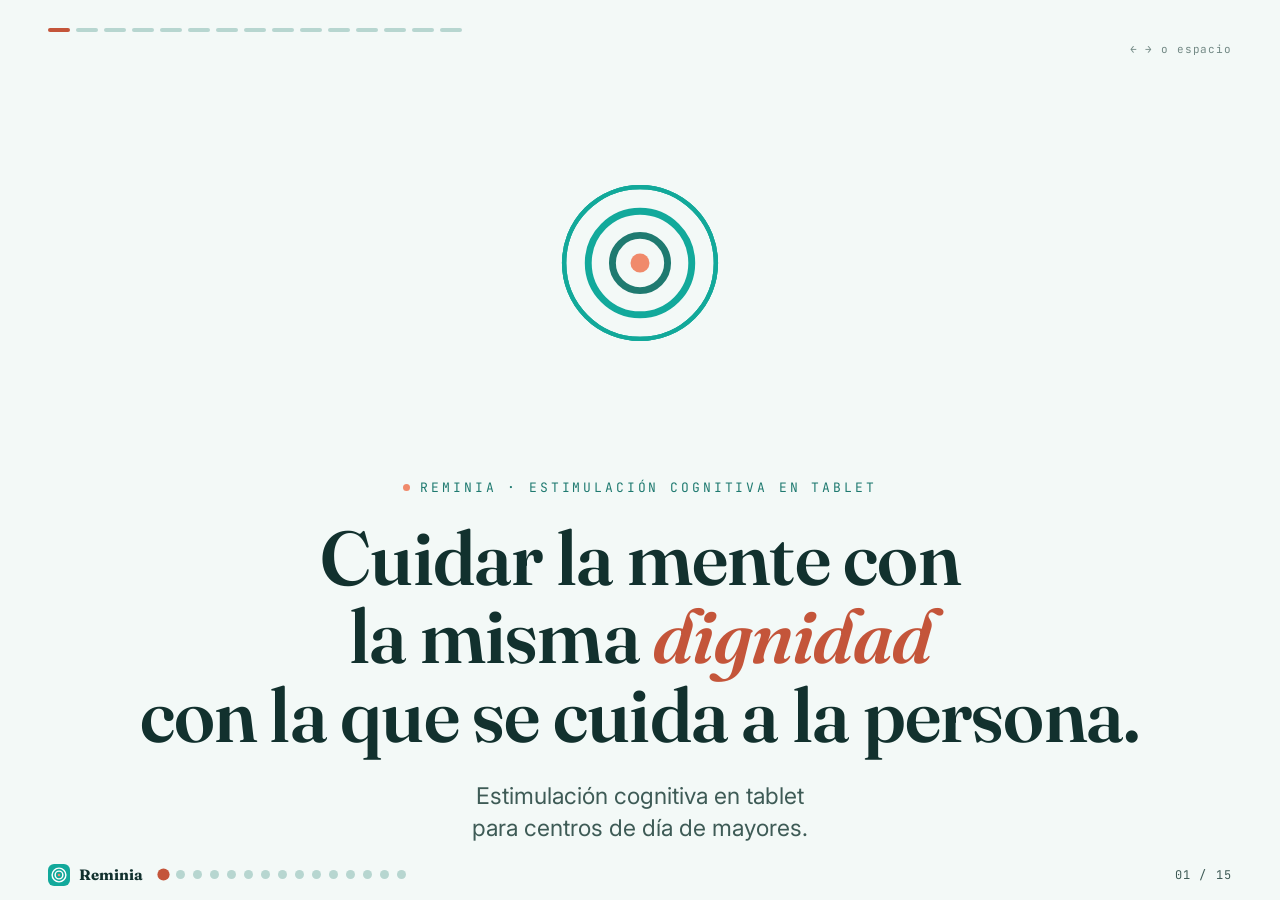
<file: docs/reminia-deck.html>
<!doctype html>
<html lang="es">
<head>
<meta charset="utf-8">
<meta name="viewport" content="width=device-width, initial-scale=1">
<title>Reminia — Pitch</title>
<link rel="preconnect" href="https://fonts.googleapis.com">
<link rel="preconnect" href="https://fonts.gstatic.com" crossorigin>
<link rel="stylesheet" href="https://fonts.googleapis.com/css2?family=Fraunces:ital,opsz,wght@0,9..144,400;0,9..144,600;0,9..144,700;1,9..144,500;1,9..144,600&family=Inter:wght@400;500;600;700&family=JetBrains+Mono:wght@500;700&display=swap">
<style>
:root{
  --ivory:#F3F9F7; --card:#FFFFFF; --ink:#12312E; --inkSoft:#3E5B56;
  --sage:#12A99B; --sageDark:#1F7A70; --sand:#D2E6E2; --sandDeep:#B7D6D0;
  --coral:#F08A6B; --coralDeep:#C4553A; --deep:#0E2320; --deep2:#123430;
  --gold:#E8B04B;
  --disp:"Fraunces",Georgia,"Times New Roman",serif;
  --body:"Inter",system-ui,-apple-system,"Segoe UI",Roboto,sans-serif;
  --mono:"JetBrains Mono",ui-monospace,Consolas,monospace;
  --bg:var(--ivory); --fg:var(--ink); --fgSoft:var(--inkSoft);
  --surface:var(--card); --line:var(--sand);
}
*{box-sizing:border-box}
html,body{height:100%}
body{margin:0;background:var(--bg);color:var(--fg);font-family:var(--body);
  font-size:clamp(15px,1.5vw,19px);line-height:1.5;-webkit-font-smoothing:antialiased;overflow:hidden}

/* ---------- deck shell ---------- */
#deck{position:fixed;inset:0}
.slide{position:absolute;inset:0;display:flex;flex-direction:column;justify-content:center;
  padding:clamp(28px,5vw,84px);opacity:0;visibility:hidden;transform:translateY(14px);z-index:1;
  background:var(--bg);
  transition:opacity .5s ease,transform .5s ease,visibility .5s;pointer-events:none}
.slide.active{opacity:1;visibility:visible;transform:none;pointer-events:auto;z-index:2}
.slide.dark{background:radial-gradient(120% 120% at 80% 10%,var(--deep2),var(--deep));color:#EAF5F2}
.slide.dark .eyebrow{color:#7FC6BB}
.slide.dark .muted{color:#A9C7C1}
.wrap{width:100%;max-width:1120px;margin:0 auto}

/* ---------- typography ---------- */
.eyebrow{font-family:var(--mono);font-size:clamp(11px,1.05vw,13px);letter-spacing:.22em;
  text-transform:uppercase;color:var(--sageDark);margin:0 0 clamp(14px,2vw,22px);display:flex;align-items:center;gap:10px}
.eyebrow .dot{width:7px;height:7px;border-radius:50%;background:var(--coral);flex:none}
h1,h2{font-family:var(--disp);font-weight:600;text-wrap:balance;margin:0;letter-spacing:-.01em}
.kicker h1{font-size:clamp(34px,6vw,76px);line-height:1.03}
.head h2{font-size:clamp(28px,4.6vw,54px);line-height:1.06}
.ital{font-style:italic;font-weight:600}
.coral{color:var(--coralDeep)}
.slide.dark .coral{color:var(--coral)}
.sub{font-size:clamp(16px,1.9vw,23px);color:var(--fgSoft);max-width:26ch;margin:clamp(16px,2.4vw,26px) 0 0;line-height:1.4}
.slide.dark .sub{color:#BfDAD4}
.muted{color:var(--fgSoft)}
.tag{display:inline-flex;align-items:center;gap:7px;font-family:var(--mono);font-size:11px;letter-spacing:.12em;
  text-transform:uppercase;color:var(--sageDark);border:1px solid var(--line);border-radius:999px;padding:5px 12px;background:var(--card)}
.badge-new{background:var(--coralDeep);color:#fff;border:none;letter-spacing:.14em}

/* ---------- layout helpers ---------- */
.two{display:grid;grid-template-columns:1.05fr .95fr;gap:clamp(28px,5vw,64px);align-items:center}
.rows{display:flex;flex-direction:column;gap:clamp(14px,2vw,20px)}
.center{text-align:center;align-items:center}
.center .eyebrow{justify-content:center}
.center .sub{margin-left:auto;margin-right:auto}

/* ---------- ring motif ---------- */
.rings{position:relative;display:grid;place-items:center}
.rings svg{width:100%;height:auto;max-width:min(46vh,520px)}
.ring-c{fill:none;stroke:var(--sage);opacity:.9}
@keyframes ripple{0%{transform:scale(.55);opacity:.9}70%{opacity:.12}100%{transform:scale(1.25);opacity:0}}
.rippleG circle{transform-origin:center;transform-box:fill-box}
.ani .rippleG circle{animation:ripple 3.4s ease-out infinite}
.ani .rippleG circle:nth-child(2){animation-delay:1.1s}
.ani .rippleG circle:nth-child(3){animation-delay:2.2s}

/* ---------- big numbers ---------- */
.nums{display:grid;grid-template-columns:repeat(3,1fr);gap:clamp(18px,3vw,40px) clamp(24px,4vw,56px);margin-top:clamp(22px,3vw,34px)}
.num .big{font-family:var(--mono);font-weight:700;font-size:clamp(46px,8vw,104px);line-height:.92;letter-spacing:-.03em;color:#EAF5F2}
.num .big .u{font-size:.36em;color:var(--coral);margin-left:.12em;letter-spacing:0}
.num .lbl{font-size:clamp(13px,1.3vw,16px);color:#A9C7C1;margin-top:10px}
.num.stmt .big{font-family:var(--disp);font-size:clamp(30px,4.2vw,52px);font-style:italic;color:var(--coral)}

/* ---------- icon rows (problem) ---------- */
.prob{display:grid;grid-template-columns:repeat(3,1fr);gap:clamp(18px,3vw,34px);margin-top:clamp(20px,3vw,32px)}
.prob .cell{display:flex;flex-direction:column;gap:14px}
.prob .ic{width:64px;height:64px;border-radius:16px;background:var(--card);border:1px solid var(--line);
  display:grid;place-items:center;box-shadow:0 6px 22px -12px rgba(18,49,46,.4)}
.prob .ic svg{width:34px;height:34px}
.prob h3{font-family:var(--disp);font-weight:600;font-size:clamp(17px,1.7vw,21px);margin:0}
.prob p{margin:0;color:var(--fgSoft);font-size:clamp(13px,1.3vw,15.5px)}

/* ---------- split comparison ---------- */
.split{display:grid;grid-template-columns:1fr 1fr;border-radius:22px;overflow:hidden;
  border:1px solid var(--line);margin-top:clamp(22px,3vw,32px);box-shadow:0 24px 60px -34px rgba(18,49,46,.5)}
.split .col{padding:clamp(22px,3.4vw,40px)}
.split .old{background:#EEF1F0;color:#5c6b68}
.split .new{background:linear-gradient(160deg,#12A99B,#1F7A70);color:#fff;position:relative}
.split .lbl{font-family:var(--mono);font-size:11px;letter-spacing:.16em;text-transform:uppercase;opacity:.85;margin-bottom:16px}
.split ul{list-style:none;margin:0;padding:0;display:flex;flex-direction:column;gap:13px}
.split li{display:flex;gap:11px;align-items:flex-start;font-size:clamp(14px,1.5vw,18px);line-height:1.35}
.split li .m{flex:none;margin-top:.15em}
.split .new .price{font-family:var(--mono);font-weight:700;font-size:clamp(22px,2.6vw,30px);margin-top:20px;letter-spacing:-.02em}

/* ---------- tablet mockups ---------- */
.device{position:relative;background:#0E2320;border-radius:26px;padding:14px;
  box-shadow:0 40px 80px -40px rgba(18,49,46,.6);width:100%;max-width:440px;margin:0 auto}
.device .screen{background:var(--ivory);border-radius:14px;overflow:hidden;aspect-ratio:4/3;position:relative;padding:16px}
.device.tall .screen{aspect-ratio:3/4}
.screen .topbar{display:flex;align-items:center;gap:8px;font-family:var(--mono);font-size:10.5px;letter-spacing:.1em;color:var(--sageDark);text-transform:uppercase;margin-bottom:12px}
.screen .topbar .r{margin-left:auto;color:var(--coralDeep)}
.tiles{display:grid;grid-template-columns:repeat(3,1fr);gap:9px}
.tile{background:#fff;border:1.5px solid var(--sand);border-radius:12px;aspect-ratio:1;display:grid;place-items:center;padding:9px}
.tile svg{width:100%;height:100%}
.tile.sel{border-color:var(--sage);box-shadow:0 0 0 3px rgba(18,169,155,.25)}
.namebtns{display:flex;flex-direction:column;gap:10px}
.namebtn{background:#fff;border:1.5px solid var(--sand);border-radius:12px;padding:14px 16px;font-weight:600;font-size:16px;color:var(--ink);display:flex;align-items:center;gap:12px}
.namebtn .av{width:30px;height:30px;border-radius:50%;background:var(--sand);display:grid;place-items:center;font-family:var(--disp);color:var(--sageDark);font-weight:700;flex:none}
.namebtn.sel{border-color:var(--sage);background:#EAF7F5}
.consigna{font-family:var(--disp);font-size:clamp(16px,2vw,22px);font-weight:600;color:var(--ink);margin-bottom:12px;line-height:1.2}
.caption{font-size:13px;color:var(--fgSoft);margin-top:14px;text-align:center}

/* ---------- monitor board ---------- */
.board{display:grid;grid-template-columns:repeat(3,1fr);gap:10px}
.pcard{background:#fff;border:1px solid var(--sand);border-radius:12px;padding:12px 13px;position:relative}
.pcard .nm{font-weight:600;font-size:14px}
.pcard .st{font-size:11.5px;color:var(--sageDark);margin-top:4px;display:flex;align-items:center;gap:6px}
.pcard .bar{height:5px;border-radius:99px;background:var(--sand);margin-top:9px;overflow:hidden}
.pcard .bar i{display:block;height:100%;background:var(--sage);border-radius:99px}
.pcard.att{border-color:var(--coral);box-shadow:0 0 0 3px rgba(240,138,107,.22)}
.pcard.att .st{color:var(--coralDeep)}
.pcard .pulse{position:absolute;top:11px;right:11px;width:9px;height:9px;border-radius:50%;background:var(--coral)}
.ani .pcard.att .pulse{animation:pdot 1.6s ease-in-out infinite}
@keyframes pdot{0%,100%{box-shadow:0 0 0 0 rgba(240,138,107,.55)}50%{box-shadow:0 0 0 7px rgba(240,138,107,0)}}
.ani .pcard.att .pulse{animation:pdot 1.6s ease-in-out infinite}

/* ---------- evolution chart ---------- */
.chartwrap{background:#fff;border:1px solid var(--line);border-radius:20px;padding:clamp(18px,2.6vw,30px);box-shadow:0 24px 60px -40px rgba(18,49,46,.45)}
.legend{display:flex;gap:18px;flex-wrap:wrap;margin-top:16px;font-size:13.5px;color:var(--fgSoft)}
.legend span{display:inline-flex;align-items:center;gap:7px}
.legend i{width:11px;height:11px;border-radius:3px;display:inline-block}

/* ---------- pills (dirección) ---------- */
.pills{display:grid;grid-template-columns:repeat(2,1fr);gap:14px;margin-top:clamp(22px,3vw,30px)}
.pill-card{display:flex;gap:14px;align-items:flex-start;background:var(--card);border:1px solid var(--line);
  border-radius:16px;padding:18px 20px;box-shadow:0 10px 30px -20px rgba(18,49,46,.4)}
.pill-card .ic{width:44px;height:44px;border-radius:12px;background:#EAF7F5;display:grid;place-items:center;flex:none}
.pill-card .ic svg{width:24px;height:24px}
.pill-card h3{font-family:var(--disp);font-weight:600;font-size:clamp(16px,1.6vw,20px);margin:0 0 4px}
.pill-card p{margin:0;font-size:clamp(13px,1.35vw,15px);color:var(--fgSoft)}

/* ---------- KPI ---------- */
.kpis{display:grid;grid-template-columns:repeat(3,1fr);gap:clamp(18px,3vw,40px);margin-top:clamp(22px,3vw,32px)}
.kpi .n{font-family:var(--mono);font-weight:700;font-size:clamp(40px,6vw,80px);line-height:.95;color:var(--sageDark);letter-spacing:-.03em}
.kpi .n .u{font-size:.34em;color:var(--coralDeep);margin-left:.1em}
.kpi .l{margin-top:10px;color:var(--fgSoft);font-size:clamp(13px,1.35vw,16px);max-width:20ch}

/* ---------- traction ---------- */
.seals{display:flex;gap:12px;flex-wrap:wrap;margin-top:26px}
.seal{font-family:var(--mono);font-size:12px;letter-spacing:.1em;text-transform:uppercase;color:#EAF5F2;
  border:1px solid rgba(234,245,242,.28);border-radius:999px;padding:8px 15px}
.netrow{display:flex;gap:12px;margin-top:8px}
.netdot{flex:1;height:64px;border-radius:14px;background:rgba(234,245,242,.06);border:1px solid rgba(234,245,242,.18);
  display:grid;place-items:center;font-family:var(--disp);font-style:italic;color:#9fcdc5;font-size:15px}

/* ---------- CTA ---------- */
.cta{display:inline-flex;align-items:center;gap:12px;background:var(--coralDeep);color:#fff;font-weight:700;
  font-size:clamp(16px,1.8vw,20px);padding:16px 28px;border-radius:14px;border:none;position:relative;
  box-shadow:0 18px 40px -18px rgba(196,85,58,.7)}
.priceblock{margin-top:26px;background:var(--card);border:1px solid var(--line);border-radius:18px;
  padding:clamp(18px,2.6vw,26px);display:flex;flex-wrap:wrap;gap:10px 26px;align-items:baseline;
  box-shadow:0 18px 44px -30px rgba(18,49,46,.5)}
.priceblock .m{font-family:var(--mono)}
.priceblock .big{font-family:var(--mono);font-weight:700;font-size:clamp(26px,3vw,38px);color:var(--sageDark);letter-spacing:-.02em}
.priceblock .li{font-size:14.5px;color:var(--fgSoft)}
.priceblock .li b{color:var(--ink);font-weight:600}
.freep{color:var(--coralDeep);font-weight:700}

/* ---------- deck chrome ---------- */
#chrome{position:fixed;left:0;right:0;bottom:0;display:flex;align-items:center;gap:16px;
  padding:14px clamp(20px,4vw,48px);z-index:20;pointer-events:none}
#dots{display:flex;gap:8px;align-items:center;pointer-events:auto}
#dots button{width:9px;height:9px;border-radius:50%;border:none;background:var(--sandDeep);cursor:pointer;padding:0;transition:all .3s}
#dots button.on{background:var(--coralDeep);transform:scale(1.35)}
.slide.dark ~ #chrome #dots button{background:#456}
#count{margin-left:auto;font-family:var(--mono);font-size:12px;letter-spacing:.1em;color:var(--fgSoft);pointer-events:auto}
#brand{display:flex;align-items:center;gap:9px;font-family:var(--disp);font-weight:700;font-size:15px;color:var(--ink);pointer-events:auto}
#brand svg{width:22px;height:22px}
.navhint{position:fixed;right:clamp(20px,4vw,48px);top:clamp(18px,3vw,30px);font-family:var(--mono);font-size:11px;
  letter-spacing:.08em;color:var(--fgSoft);z-index:20;opacity:.7}
.arrow{position:fixed;top:0;bottom:0;width:16%;z-index:15;border:none;background:transparent;cursor:pointer}
.arrow.l{left:0}.arrow.r{right:0}
.arrow:focus-visible{outline:3px solid var(--coral);outline-offset:-6px}

/* progress rings top-left */
#prog{position:fixed;left:clamp(20px,4vw,48px);top:clamp(16px,3vw,28px);z-index:20;display:flex;gap:6px;align-items:center}
#prog .seg{width:22px;height:4px;border-radius:99px;background:var(--sandDeep);transition:background .3s}
#prog .seg.on{background:var(--coralDeep)}
.slide.dark ~ #prog .seg{background:#2c4b46}

/* dark chrome adaptation via body class set in JS */
body.on-dark #count,body.on-dark #brand{color:#CfE6E1}
body.on-dark #brand{color:#EAF5F2}
body.on-dark #dots button{background:#33564f}
body.on-dark #dots button.on{background:var(--coral)}
body.on-dark #prog .seg{background:#2c4b46}
body.on-dark #prog .seg.on{background:var(--coral)}
body.on-dark .navhint{color:#7F9E98}

@media (max-width:760px){
  .two,.split,.nums,.prob,.kpis,.pills{grid-template-columns:1fr}
  .sub{max-width:none}
  .device{max-width:300px}
  .navhint{display:none}
}
@media (prefers-reduced-motion:reduce){
  *{animation:none!important}
  .slide{transition:opacity .01s}
}
</style>
</head>
<body class="ani">
<div id="deck">

<!-- 1 · HOOK -->
<section class="slide active center kicker" data-i="0">
  <div class="wrap center">
    <div class="rings" aria-hidden="true" style="margin-bottom:8px">
      <svg viewBox="0 0 240 240">
        <g class="rippleG">
          <circle cx="120" cy="120" r="44" class="ring-c" stroke-width="2.5"/>
          <circle cx="120" cy="120" r="44" class="ring-c" stroke-width="2.5"/>
          <circle cx="120" cy="120" r="44" class="ring-c" stroke-width="2.5"/>
        </g>
        <circle cx="120" cy="120" r="30" fill="none" stroke="#12A99B" stroke-width="4"/>
        <circle cx="120" cy="120" r="16" fill="none" stroke="#1F7A70" stroke-width="4"/>
        <circle cx="120" cy="120" r="5.5" fill="#F08A6B"/>
      </svg>
    </div>
    <p class="eyebrow" style="justify-content:center"><span class="dot"></span>Reminia · estimulación cognitiva en tablet</p>
    <h1>Cuidar la mente con la misma <span class="ital coral">dignidad</span><br>con la que se cuida a la persona.</h1>
    <p class="sub">Estimulación cognitiva en tablet para centros de día de mayores.</p>
  </div>
</section>

<!-- 2 · LA PREGUNTA -->
<section class="slide head" data-i="1">
  <div class="wrap">
    <p class="eyebrow"><span class="dot"></span>El problema</p>
    <h2>Cuando una familia pregunta<br><span class="ital">«¿mi madre está mejor?»</span>,<br>hoy la respuesta es una impresión.</h2>
    <p class="num stmt" style="margin-top:34px"><span class="big">Sin datos que lo respalden.</span></p>
  </div>
</section>

<!-- 3 · EL MARTES QUE AGOTA -->
<section class="slide head" data-i="2">
  <div class="wrap">
    <p class="eyebrow"><span class="dot"></span>El día a día del centro</p>
    <h2>Preparar, corregir y vigilar consume<br>el tiempo de quien debería <span class="ital coral">acompañar</span>.</h2>
    <div class="prob">
      <div class="cell"><div class="ic">
        <svg viewBox="0 0 24 24" fill="none" stroke="#C4553A" stroke-width="1.7" stroke-linecap="round" stroke-linejoin="round"><circle cx="6" cy="6" r="3"/><circle cx="6" cy="18" r="3"/><path d="M20 4 8.12 15.88M14.47 14.48 20 20M8.12 8.12 12 12"/></svg>
      </div><h3>Horas recortando fichas</h3><p>Fotocopiar y recortar antes de empezar.</p></div>
      <div class="cell"><div class="ic">
        <svg viewBox="0 0 24 24" fill="none" stroke="#C4553A" stroke-width="1.7" stroke-linecap="round" stroke-linejoin="round"><path d="M12 20h9"/><path d="M16.5 3.5a2.12 2.12 0 0 1 3 3L7 19l-4 1 1-4Z"/></svg>
      </div><h3>Corrección una a una</h3><p>A boli, mientras cuida de diez personas.</p></div>
      <div class="cell"><div class="ic">
        <svg viewBox="0 0 24 24" fill="none" stroke="#C4553A" stroke-width="1.7" stroke-linecap="round" stroke-linejoin="round"><path d="M2 12s3.5-7 10-7 10 7 10 7-3.5 7-10 7c-2 0-3.8-.6-5.3-1.5"/><path d="M3 3l18 18"/></svg>
      </div><h3>Nadie ve la evolución</h3><p>A fin de mes, solo queda la sensación.</p></div>
    </div>
  </div>
</section>

<!-- 4 · POSICIONAMIENTO -->
<section class="slide head" data-i="3">
  <div class="wrap">
    <p class="eyebrow"><span class="dot"></span>Por qué Reminia</p>
    <h2>Las plataformas de referencia cobran<br>por cada profesional. Reminia, <span class="ital coral">por centro</span>.</h2>
    <div class="split">
      <div class="col old">
        <div class="lbl">Lo de siempre</div>
        <ul>
          <li><span class="m">✕</span> Se paga por cada asiento</li>
          <li><span class="m">✕</span> Cuesta arriba en el día a día</li>
          <li><span class="m">✕</span> Poco vivo dentro de la sesión</li>
        </ul>
      </div>
      <div class="col new">
        <div class="lbl">Reminia</div>
        <ul>
          <li><span class="m">✓</span> Equipo del centro <b>sin límite</b></li>
          <li><span class="m">✓</span> Se prepara sola; la maestra solo arranca</li>
          <li><span class="m">✓</span> Corrige y mide sin bajar el rigor</li>
        </ul>
        <div class="price">125&nbsp;€/mes · por centro</div>
      </div>
    </div>
  </div>
</section>

<!-- 5 · LA SOLUCIÓN + SISTEMA -->
<section class="slide head" data-i="4">
  <div class="wrap two">
    <div>
      <p class="eyebrow"><span class="dot"></span>Qué es</p>
      <h2>Se prepara con calma.<br>Se juega con dignidad.<br>Se mide con <span class="ital coral">rigor</span>.</h2>
      <div class="rows" style="margin-top:28px">
        <div class="tag" style="align-self:flex-start">1 · Tablet maestra — la única con contraseña</div>
        <div class="tag" style="align-self:flex-start">2 · Tablets participantes — solo juegan</div>
        <div class="tag" style="align-self:flex-start">3 · Panel web — lo recuerda todo</div>
      </div>
    </div>
    <div>
      <div class="device">
        <div class="screen">
          <div class="topbar">Memoria · nivel medio <span class="r">● en vivo</span></div>
          <div class="tiles">
            <div class="tile"><svg xmlns="http://www.w3.org/2000/svg" viewBox="0 0 80 84"><circle cx="40" cy="44" r="28" fill="#F7F4EC" stroke="#243027" stroke-width="3"/><path d="M40,20 L40,26 M40,62 L40,68 M16,44 L22,44 M58,44 L64,44" stroke="#243027" stroke-width="3" stroke-linecap="round"/><path d="M40,44 L29,29" stroke="#243027" stroke-width="3.2" stroke-linecap="round"/><path d="M40,44 L52,39" stroke="#243027" stroke-width="4.2" stroke-linecap="round"/><circle cx="40" cy="44" r="3.4" fill="#C4573C" stroke="#243027" stroke-width="2"/></svg></div>
            <div class="tile sel"><svg xmlns="http://www.w3.org/2000/svg" viewBox="0 0 80 84"><rect x="37.5" y="14" width="5" height="13" rx="2.5" fill="#7A4A1E" stroke="#243027" stroke-width="2.7"/><ellipse cx="53" cy="17" rx="10" ry="5" transform="rotate(-28 53 17)" fill="#4EA65C" stroke="#243027" stroke-width="2.7"/><path d="M40,30 C32,20 16,23 16,42 C16,60 32,70 40,70 C48,70 64,60 64,42 C64,23 48,20 40,30 Z" fill="#E5352A" stroke="#243027" stroke-width="2.7" stroke-linejoin="round"/><path d="M40,30 C40,30 41,52 40,70 C48,70 64,60 64,42 C64,23 48,20 40,30 Z" fill="#C42A20"/><ellipse cx="29" cy="40" rx="5" ry="10" fill="#fff" opacity="0.28"/></svg></div>
            <div class="tile"><svg xmlns="http://www.w3.org/2000/svg" viewBox="0 0 80 84"><rect x="21" y="40" width="38" height="31" fill="#EBCF95" stroke="#243027" stroke-width="3"/><rect x="49" y="23" width="7" height="15" fill="#B14A32" stroke="#243027" stroke-width="2.6"/><path d="M13,43 L40,19 L67,43 Z" fill="#C4573C" stroke="#243027" stroke-width="3" stroke-linejoin="round"/><rect x="34" y="52" width="13" height="19" rx="1" fill="#8A5A2E" stroke="#243027" stroke-width="2.6"/><circle cx="44" cy="62" r="1.5" fill="#EBCF95"/><rect x="24" y="47" width="11" height="11" fill="#7FC3E0" stroke="#243027" stroke-width="2.4"/><path d="M29.5,47 L29.5,58 M24,52.5 L35,52.5" stroke="#243027" stroke-width="1.6"/></svg></div>
            <div class="tile"><svg xmlns="http://www.w3.org/2000/svg" viewBox="0 0 80 84"><path d="M40,10 L49,32 L73,34 L55,50 L61,73 L40,60 L19,73 L25,50 L7,34 L31,32 Z" fill="#F2C21E" stroke="#243027" stroke-width="2.7" stroke-linejoin="round"/><path d="M40,10 L49,32 L73,34 L55,50 L61,73 L40,60 Z" fill="#DCA808" opacity="0.5"/></svg></div>
            <div class="tile"><svg xmlns="http://www.w3.org/2000/svg" viewBox="0 0 120 72"><rect x="4" y="8" width="112" height="56" rx="8" fill="#D65A50" stroke="#243027" stroke-width="2.6"/><path d="M38,8 L38,64" stroke="#243027" stroke-width="1.6" opacity="0.4"/><path d="M12,8 L38,8 L38,64 L12,64 C7,64 4,60 4,56 L4,16 C4,12 7,8 12,8 Z" fill="#B83F36"/><circle cx="21" cy="36" r="12" fill="#fff" opacity="0.35" stroke="#243027" stroke-width="1.6"/><text x="74" y="48" text-anchor="middle" font-family="Georgia,serif" font-weight="bold" font-size="30" fill="#243027">10</text><text x="103" y="30" text-anchor="middle" font-family="Georgia,serif" font-weight="bold" font-size="17" fill="#243027">€</text></svg></div>
            <div class="tile"><svg xmlns="http://www.w3.org/2000/svg" viewBox="0 0 80 84"><circle cx="40" cy="42" r="30" fill="#F2C79E" stroke="#243027" stroke-width="2.7"/><circle cx="30" cy="36" r="3.4" fill="#243027"/><circle cx="50" cy="36" r="3.4" fill="#243027"/><path d="M28,52 C33,60 47,60 52,52" fill="none" stroke="#243027" stroke-width="3" stroke-linecap="round"/><circle cx="24" cy="47" r="4" fill="#E8A87C" opacity="0.6"/><circle cx="56" cy="47" r="4" fill="#E8A87C" opacity="0.6"/></svg></div>
          </div>
        </div>
      </div>
      <p class="caption">Actividad real del catálogo, en la tablet del participante.</p>
    </div>
  </div>
</section>

<!-- 6 · NÚMEROS (dark) -->
<section class="slide dark center" data-i="5">
  <div class="wrap center">
    <p class="eyebrow" style="justify-content:center"><span class="dot"></span>Ya en funcionamiento</p>
    <div class="nums" style="grid-template-columns:repeat(3,1fr)">
      <div class="num"><div class="big" data-count="9">0</div><div class="lbl">tipos de ejercicio</div></div>
      <div class="num"><div class="big" data-count="2000" data-approx="~">0</div><div class="lbl">actividades validadas</div></div>
      <div class="num"><div class="big" data-count="8">0</div><div class="lbl">dominios cognitivos</div></div>
      <div class="num"><div class="big" data-count="5"><span>0</span><span class="u">min</span></div><div class="lbl">para dejar lista la sesión</div></div>
      <div class="num stmt"><div class="big">En producción</div></div>
      <div class="num stmt"><div class="big">Datos en la UE</div></div>
    </div>
  </div>
</section>

<!-- 7 · ACTO 1 -->
<section class="slide head" data-i="6">
  <div class="wrap two">
    <div>
      <span class="tag">1 · Preparar</span>
      <h2 style="margin-top:16px">Se decide una vez, con calma.<br>Sirve <span class="ital coral">toda la semana</span>.</h2>
      <p class="sub">Se elige dominio y nivel una vez; el motor rota los ejercicios solo y deja lista la sesión del día siguiente.</p>
    </div>
    <div>
      <div class="device tall">
        <div class="screen" style="aspect-ratio:3/4;display:flex;flex-direction:column">
          <div class="topbar">Plan de Carmen</div>
          <div class="rows" style="gap:10px">
            <div class="namebtn sel"><span class="av">M</span>Memoria</div>
            <div class="namebtn"><span class="av">A</span>Atención</div>
            <div class="namebtn"><span class="av">C</span>Cálculo</div>
          </div>
          <div style="margin-top:auto;background:#EAF7F5;border:1px solid var(--sand);border-radius:12px;padding:12px 14px;font-size:13.5px;color:var(--sageDark);display:flex;align-items:center;gap:8px">
            <svg viewBox="0 0 24 24" width="18" height="18" fill="none" stroke="#C4553A" stroke-width="2" stroke-linecap="round" stroke-linejoin="round"><path d="M20 6 9 17l-5-5"/></svg>
            <b style="color:#C4553A">Sesión de mañana lista</b>
          </div>
        </div>
      </div>
    </div>
  </div>
</section>

<!-- 8 · ACTO 2 -->
<section class="slide head" data-i="7">
  <div class="wrap two">
    <div>
      <span class="tag">2 · Repartir</span>
      <h2 style="margin-top:16px">La persona toca su nombre<br>y empieza. Nunca ve<br>un <span class="ital coral">«has fallado»</span>.</h2>
      <p class="sub">Reparto por toque, sin códigos. Una actividad a pantalla completa, pensada para el más frágil.</p>
    </div>
    <div>
      <div class="device tall">
        <div class="screen" style="aspect-ratio:3/4;display:flex;flex-direction:column">
          <div class="topbar">¿Quién juega?</div>
          <div class="namebtns">
            <div class="namebtn"><span class="av">C</span>Carmen</div>
            <div class="namebtn sel"><span class="av">J</span>Juan</div>
            <div class="namebtn"><span class="av">R</span>Rosa</div>
          </div>
          <div style="margin-top:auto;background:#fff;border:1.5px solid var(--sand);border-radius:12px;padding:14px;text-align:center">
            <div class="consigna" style="margin-bottom:10px">Toca la manzana</div>
            <div class="tiles" style="grid-template-columns:repeat(3,1fr)">
              <div class="tile"><svg xmlns="http://www.w3.org/2000/svg" viewBox="0 0 80 84"><rect x="21" y="40" width="38" height="31" fill="#EBCF95" stroke="#243027" stroke-width="3"/><rect x="49" y="23" width="7" height="15" fill="#B14A32" stroke="#243027" stroke-width="2.6"/><path d="M13,43 L40,19 L67,43 Z" fill="#C4573C" stroke="#243027" stroke-width="3" stroke-linejoin="round"/><rect x="34" y="52" width="13" height="19" rx="1" fill="#8A5A2E" stroke="#243027" stroke-width="2.6"/><circle cx="44" cy="62" r="1.5" fill="#EBCF95"/><rect x="24" y="47" width="11" height="11" fill="#7FC3E0" stroke="#243027" stroke-width="2.4"/><path d="M29.5,47 L29.5,58 M24,52.5 L35,52.5" stroke="#243027" stroke-width="1.6"/></svg></div>
              <div class="tile sel"><svg xmlns="http://www.w3.org/2000/svg" viewBox="0 0 80 84"><rect x="37.5" y="14" width="5" height="13" rx="2.5" fill="#7A4A1E" stroke="#243027" stroke-width="2.7"/><ellipse cx="53" cy="17" rx="10" ry="5" transform="rotate(-28 53 17)" fill="#4EA65C" stroke="#243027" stroke-width="2.7"/><path d="M40,30 C32,20 16,23 16,42 C16,60 32,70 40,70 C48,70 64,60 64,42 C64,23 48,20 40,30 Z" fill="#E5352A" stroke="#243027" stroke-width="2.7" stroke-linejoin="round"/><path d="M40,30 C40,30 41,52 40,70 C48,70 64,60 64,42 C64,23 48,20 40,30 Z" fill="#C42A20"/><ellipse cx="29" cy="40" rx="5" ry="10" fill="#fff" opacity="0.28"/></svg></div>
              <div class="tile"><svg xmlns="http://www.w3.org/2000/svg" viewBox="0 0 80 84"><path d="M40,10 L49,32 L73,34 L55,50 L61,73 L40,60 L19,73 L25,50 L7,34 L31,32 Z" fill="#F2C21E" stroke="#243027" stroke-width="2.7" stroke-linejoin="round"/><path d="M40,10 L49,32 L73,34 L55,50 L61,73 L40,60 Z" fill="#DCA808" opacity="0.5"/></svg></div>
            </div>
          </div>
        </div>
      </div>
    </div>
  </div>
</section>

<!-- 9 · ACTO 3 -->
<section class="slide head" data-i="8">
  <div class="wrap two">
    <div>
      <span class="tag">3 · Acompañar</span>
      <h2 style="margin-top:16px">La maestra ve el grupo entero<br>y a quién <span class="ital coral">acompañar</span>.</h2>
      <p class="sub">Tablero en vivo, una tarjeta por persona. Un aviso discreto si alguien se atasca.</p>
    </div>
    <div>
      <div class="device">
        <div class="screen">
          <div class="topbar">Sala de la tarde · 6 personas <span class="r">● en vivo</span></div>
          <div class="board">
            <div class="pcard"><div class="nm">Carmen</div><div class="st">● en marcha</div><div class="bar"><i style="width:70%"></i></div></div>
            <div class="pcard att"><span class="pulse"></span><div class="nm">Juan</div><div class="st">◆ necesita apoyo</div><div class="bar"><i style="width:22%;background:#C4553A"></i></div></div>
            <div class="pcard"><div class="nm">Rosa</div><div class="st">● en marcha</div><div class="bar"><i style="width:55%"></i></div></div>
            <div class="pcard"><div class="nm">Pilar</div><div class="st">✓ terminó</div><div class="bar"><i style="width:100%"></i></div></div>
            <div class="pcard"><div class="nm">Manuel</div><div class="st">● en marcha</div><div class="bar"><i style="width:40%"></i></div></div>
            <div class="pcard"><div class="nm">Lola</div><div class="st">● en marcha</div><div class="bar"><i style="width:80%"></i></div></div>
          </div>
        </div>
      </div>
    </div>
  </div>
</section>

<!-- 10 · MOMENTO MÁGICO (dark) -->
<section class="slide dark center" data-i="9">
  <div class="wrap center">
    <span class="tag" style="margin-bottom:22px">El momento que importa</span>
    <h2 style="font-size:clamp(30px,5.2vw,64px)">Algo que una ficha<br>de papel <span class="ital coral">no puede dar</span>.</h2>
    <p class="sub" style="color:#Bfdad4">Una persona reconociendo, eligiendo y acertando a su ritmo — y la pantalla acompañándola, nunca diciéndole «has fallado».</p>
    <div class="rings ani" aria-hidden="true" style="margin-top:26px">
      <svg viewBox="0 0 220 120" style="max-width:min(38vh,420px)">
        <g class="rippleG">
          <circle cx="110" cy="60" r="26" class="ring-c" stroke="#F08A6B" stroke-width="2.5"/>
          <circle cx="110" cy="60" r="26" class="ring-c" stroke="#F08A6B" stroke-width="2.5"/>
          <circle cx="110" cy="60" r="26" class="ring-c" stroke="#F08A6B" stroke-width="2.5"/>
        </g>
        <circle cx="110" cy="60" r="18" fill="none" stroke="#7FC6BB" stroke-width="3.5"/>
        <circle cx="110" cy="60" r="6" fill="#F08A6B"/>
      </svg>
    </div>
  </div>
</section>

<!-- 11 · RIGOR -->
<section class="slide head" data-i="10">
  <div class="wrap two">
    <div>
      <p class="eyebrow"><span class="dot"></span>El rigor que os protege</p>
      <h2>No tocar algo<br><span class="ital coral">no es fallar</span>.</h2>
      <p class="sub">El intento nace <i>sin valorar</i>. Nada puntúa sin revisión humana. Cada persona se compara consigo misma, nunca con otras.</p>
      <p style="font-family:var(--disp);font-style:italic;font-size:clamp(17px,1.9vw,22px);color:var(--sageDark);margin-top:22px">Medimos desempeño, nunca deterioro.</p>
    </div>
    <div>
      <div class="chartwrap">
        <svg viewBox="0 0 360 220" style="width:100%;height:auto" font-family="var(--mono)">
          <!-- grid -->
          <g stroke="#E3EFEC" stroke-width="1">
            <line x1="44" y1="30" x2="340" y2="30"/><line x1="44" y1="80" x2="340" y2="80"/>
            <line x1="44" y1="130" x2="340" y2="130"/><line x1="44" y1="180" x2="340" y2="180"/>
          </g>
          <g fill="#7d938e" font-size="10">
            <text x="38" y="34" text-anchor="end">1,0</text>
            <text x="38" y="134" text-anchor="end">0,5</text>
            <text x="38" y="184" text-anchor="end">0</text>
          </g>
          <!-- área -->
          <path d="M60 150 L130 120 L200 96 L270 70 L320 58 L320 180 L60 180 Z" fill="rgba(18,169,155,.14)"/>
          <!-- línea -->
          <path d="M60 150 L130 120 L200 96 L270 70 L320 58" fill="none" stroke="#1F7A70" stroke-width="3" stroke-linecap="round" stroke-linejoin="round"/>
          <g fill="#1F7A70"><circle cx="60" cy="150" r="4"/><circle cx="130" cy="120" r="4"/><circle cx="200" cy="96" r="4"/><circle cx="270" cy="70" r="4"/></g>
          <circle cx="320" cy="58" r="6" fill="#C4553A"/>
          <g fill="#7d938e" font-size="10" text-anchor="middle">
            <text x="60" y="200">sem 1</text><text x="130" y="200">sem 2</text><text x="200" y="200">sem 3</text><text x="270" y="200">sem 4</text><text x="320" y="200">hoy</text>
          </g>
        </svg>
        <div class="legend">
          <span><i style="background:#1F7A70"></i>logrado (1)</span>
          <span><i style="background:#9CC9C2"></i>parcial (0,5)</span>
          <span><i style="background:#D2E6E2"></i>no logrado (0)</span>
        </div>
      </div>
      <p class="caption">Evolución de una persona, segmentada por dificultad.</p>
    </div>
  </div>
</section>

<!-- 12 · DIRECCIÓN -->
<section class="slide head" data-i="11">
  <div class="wrap">
    <p class="eyebrow"><span class="dot"></span>Pensado para lo que preocupa a dirección</p>
    <h2>Sin conexión, una tablet perdida,<br>un impago: cada caso, <span class="ital coral">previsto</span>.</h2>
    <div class="pills">
      <div class="pill-card"><div class="ic"><svg viewBox="0 0 24 24" fill="none" stroke="#1F7A70" stroke-width="1.7" stroke-linecap="round" stroke-linejoin="round"><path d="M17.5 19a4.5 4.5 0 0 0 .5-9 6 6 0 0 0-11.6-1.5A4 4 0 0 0 6.5 19"/><path d="m2 2 20 20"/></svg></div>
        <div><h3>Funciona sin internet</h3><p>La sesión continúa y sincroniza cuando vuelve la conexión.</p></div></div>
      <div class="pill-card"><div class="ic"><svg viewBox="0 0 24 24" fill="none" stroke="#1F7A70" stroke-width="1.7" stroke-linecap="round" stroke-linejoin="round"><rect x="3" y="11" width="18" height="11" rx="2"/><path d="M7 11V7a5 5 0 0 1 10 0v4"/></svg></div>
        <div><h3>RGPD por diseño</h3><p>Datos en la UE, pseudonimizados. En el día a día solo se ve el alias.</p></div></div>
      <div class="pill-card"><div class="ic"><svg viewBox="0 0 24 24" fill="none" stroke="#1F7A70" stroke-width="1.7" stroke-linecap="round" stroke-linejoin="round"><rect x="4" y="2" width="16" height="20" rx="2"/><path d="m9 12 2 2 4-4"/></svg></div>
        <div><h3>Revocación desde el panel</h3><p>¿Se pierde una tablet? Se desvincula en un toque.</p></div></div>
      <div class="pill-card"><div class="ic"><svg viewBox="0 0 24 24" fill="none" stroke="#1F7A70" stroke-width="1.7" stroke-linecap="round" stroke-linejoin="round"><path d="M21 12a9 9 0 1 1-6.2-8.6"/><path d="M12 7v5l3 2"/></svg></div>
        <div><h3>El impago no borra datos</h3><p>Se avisa antes; el acceso se pausa, la historia se conserva.</p></div></div>
    </div>
  </div>
</section>

<!-- 13 · QUIÉN GANA -->
<section class="slide head" data-i="12">
  <div class="wrap">
    <p class="eyebrow"><span class="dot"></span>Lo que aporta</p>
    <h2>La maestra recupera tiempo.<br>La familia ve la <span class="ital coral">evolución</span>.</h2>
    <div class="kpis">
      <div class="kpi"><div class="n">Cero</div><div class="l">correcciones a mano en la sesión</div></div>
      <div class="kpi"><div class="n" data-count="5"><span>0</span><span class="u">min</span></div><div class="l">para dejar lista la sesión del día siguiente</div></div>
      <div class="kpi"><div class="n">Evolución</div><div class="l">clara para enseñar a la familia cada mes</div></div>
    </div>
  </div>
</section>

<!-- 14 · TRACCIÓN (dark) -->
<section class="slide dark head" data-i="13">
  <div class="wrap two">
    <div>
      <p class="eyebrow"><span class="dot"></span>Tracción y confianza</p>
      <h2>No es una promesa.<br>Ya está <span class="ital coral">en producción</span>.</h2>
      <p class="sub" style="color:#Bfdad4">Una red ancla de centros de referencia lo estrena, y el alta de un centro nuevo se hace sola, en minutos.</p>
      <div class="seals">
        <span class="seal">● en producción</span>
        <span class="seal">◆ datos en la UE</span>
        <span class="seal">✓ sin permanencia</span>
      </div>
    </div>
    <div class="rings" aria-hidden="false" style="place-items:center">
      <div style="position:relative;display:grid;place-items:center">
        <svg viewBox="0 0 260 260" style="max-width:min(38vh,360px)">
          <circle cx="130" cy="130" r="104" fill="none" stroke="#22463F" stroke-width="2"/>
          <circle cx="130" cy="130" r="78" fill="none" stroke="#2C564E" stroke-width="2"/>
          <circle cx="130" cy="130" r="52" fill="none" stroke="#356259" stroke-width="2"/>
        </svg>
        <div style="position:absolute;text-align:center">
          <div style="font-family:var(--mono);font-weight:700;font-size:clamp(72px,13vw,132px);line-height:.9;color:#EAF5F2;letter-spacing:-.03em">5</div>
          <div style="font-size:clamp(13px,1.4vw,16px);color:#A9C7C1;margin-top:8px;max-width:16ch">centros de referencia<br>en la red ancla</div>
        </div>
      </div>
    </div>
  </div>
</section>

<!-- 15 · LA PETICIÓN -->
<section class="slide head" data-i="14">
  <div class="wrap">
    <p class="eyebrow"><span class="dot"></span>Cómo empezar</p>
    <h2>No hace falta decidirlo todo hoy.<br>Empecemos por <span class="ital coral">un centro</span>.</h2>
    <p class="sub" style="max-width:34ch">Un piloto en un centro, con calma. El precio viene después, claro y sin sorpresas.</p>
    <div style="margin-top:26px"><button class="cta">Empezar un piloto <span aria-hidden="true">→</span></button></div>
    <div class="priceblock">
      <span class="big">125&nbsp;€<span style="font-size:.5em;color:var(--fgSoft)">/mes</span></span>
      <span class="li"><b>por centro</b> · equipo sin límite</span>
      <span class="li"><b>+3&nbsp;€</b>/persona a partir de 30</span>
      <span class="li freep">piloto 0&nbsp;€ · sin permanencia</span>
      <span class="li" style="flex-basis:100%;color:var(--fgSoft);font-size:13px">Mantienes tu precio mientras seas cliente. Sin impuestos incluidos (IVA/IGIC según el centro).</span>
    </div>
  </div>
</section>

</div>

<div id="prog" aria-hidden="true"></div>
<p class="navhint">← → o espacio</p>
<button class="arrow l" id="prev" aria-label="Anterior"></button>
<button class="arrow r" id="next" aria-label="Siguiente"></button>

<div id="chrome">
  <span id="brand">
    <svg viewBox="0 0 40 40" aria-hidden="true"><rect width="40" height="40" rx="11" fill="#12A99B"/><circle cx="20" cy="20" r="12.5" fill="none" stroke="#fff" stroke-width="2.6"/><circle cx="20" cy="20" r="7" fill="none" stroke="#fff" stroke-width="2.6"/><circle cx="20" cy="20" r="2.4" fill="#F08A6B"/></svg>
    Reminia
  </span>
  <div id="dots"></div>
  <span id="count"></span>
</div>

<script>
document.body.classList.add('ani'); // habilita animaciones (tanto standalone como en artifact)
const slides=[...document.querySelectorAll('.slide')];
const N=slides.length;let cur=0;
const dotsC=document.getElementById('dots'),progC=document.getElementById('prog'),countC=document.getElementById('count');
slides.forEach((_,i)=>{
  const b=document.createElement('button');b.setAttribute('aria-label','Ir a la diapositiva '+(i+1));
  b.onclick=()=>go(i);dotsC.appendChild(b);
  const s=document.createElement('div');s.className='seg';progC.appendChild(s);
});
const dots=[...dotsC.children],segs=[...progC.children];
const counted=new WeakSet();
function animateCounts(sl){
  sl.querySelectorAll('[data-count]').forEach(el=>{
    if(counted.has(el))return;counted.add(el);
    const target=+el.dataset.count,approx=el.dataset.approx||'';
    const uNode=el.querySelector('.u');const uHTML=uNode?uNode.outerHTML:'';
    const dur=900,t0=performance.now();
    const fmt=v=>approx+(v>=1000?v.toLocaleString('es-ES'):v);
    function step(t){const p=Math.min(1,(t-t0)/dur);const e=1-Math.pow(1-p,3);
      const v=Math.round(target*e);el.innerHTML=fmt(v)+uHTML;
      if(p<1)requestAnimationFrame(step);}
    if(matchMedia('(prefers-reduced-motion:reduce)').matches){el.innerHTML=fmt(target)+uHTML;}
    else requestAnimationFrame(step);
  });
}
function go(i){
  cur=(i+N)%N;
  slides.forEach((s,k)=>s.classList.toggle('active',k===cur));
  dots.forEach((d,k)=>d.classList.toggle('on',k===cur));
  segs.forEach((s,k)=>s.classList.toggle('on',k<=cur));
  countC.textContent=String(cur+1).padStart(2,'0')+' / '+String(N).padStart(2,'0');
  document.body.classList.toggle('on-dark',slides[cur].classList.contains('dark'));
  animateCounts(slides[cur]);
}
document.getElementById('next').onclick=()=>go(cur+1);
document.getElementById('prev').onclick=()=>go(cur-1);
addEventListener('keydown',e=>{
  if(e.key==='ArrowRight'||e.key===' '||e.key==='PageDown'){e.preventDefault();go(cur+1);}
  else if(e.key==='ArrowLeft'||e.key==='PageUp'){e.preventDefault();go(cur-1);}
  else if(e.key==='Home')go(0);else if(e.key==='End')go(N-1);
});
let x0=null;
addEventListener('touchstart',e=>x0=e.touches[0].clientX,{passive:true});
addEventListener('touchend',e=>{if(x0==null)return;const dx=e.changedTouches[0].clientX-x0;
  if(Math.abs(dx)>50)go(cur+(dx<0?1:-1));x0=null;},{passive:true});
go(0);
</script>
</body>
</html>
</file>
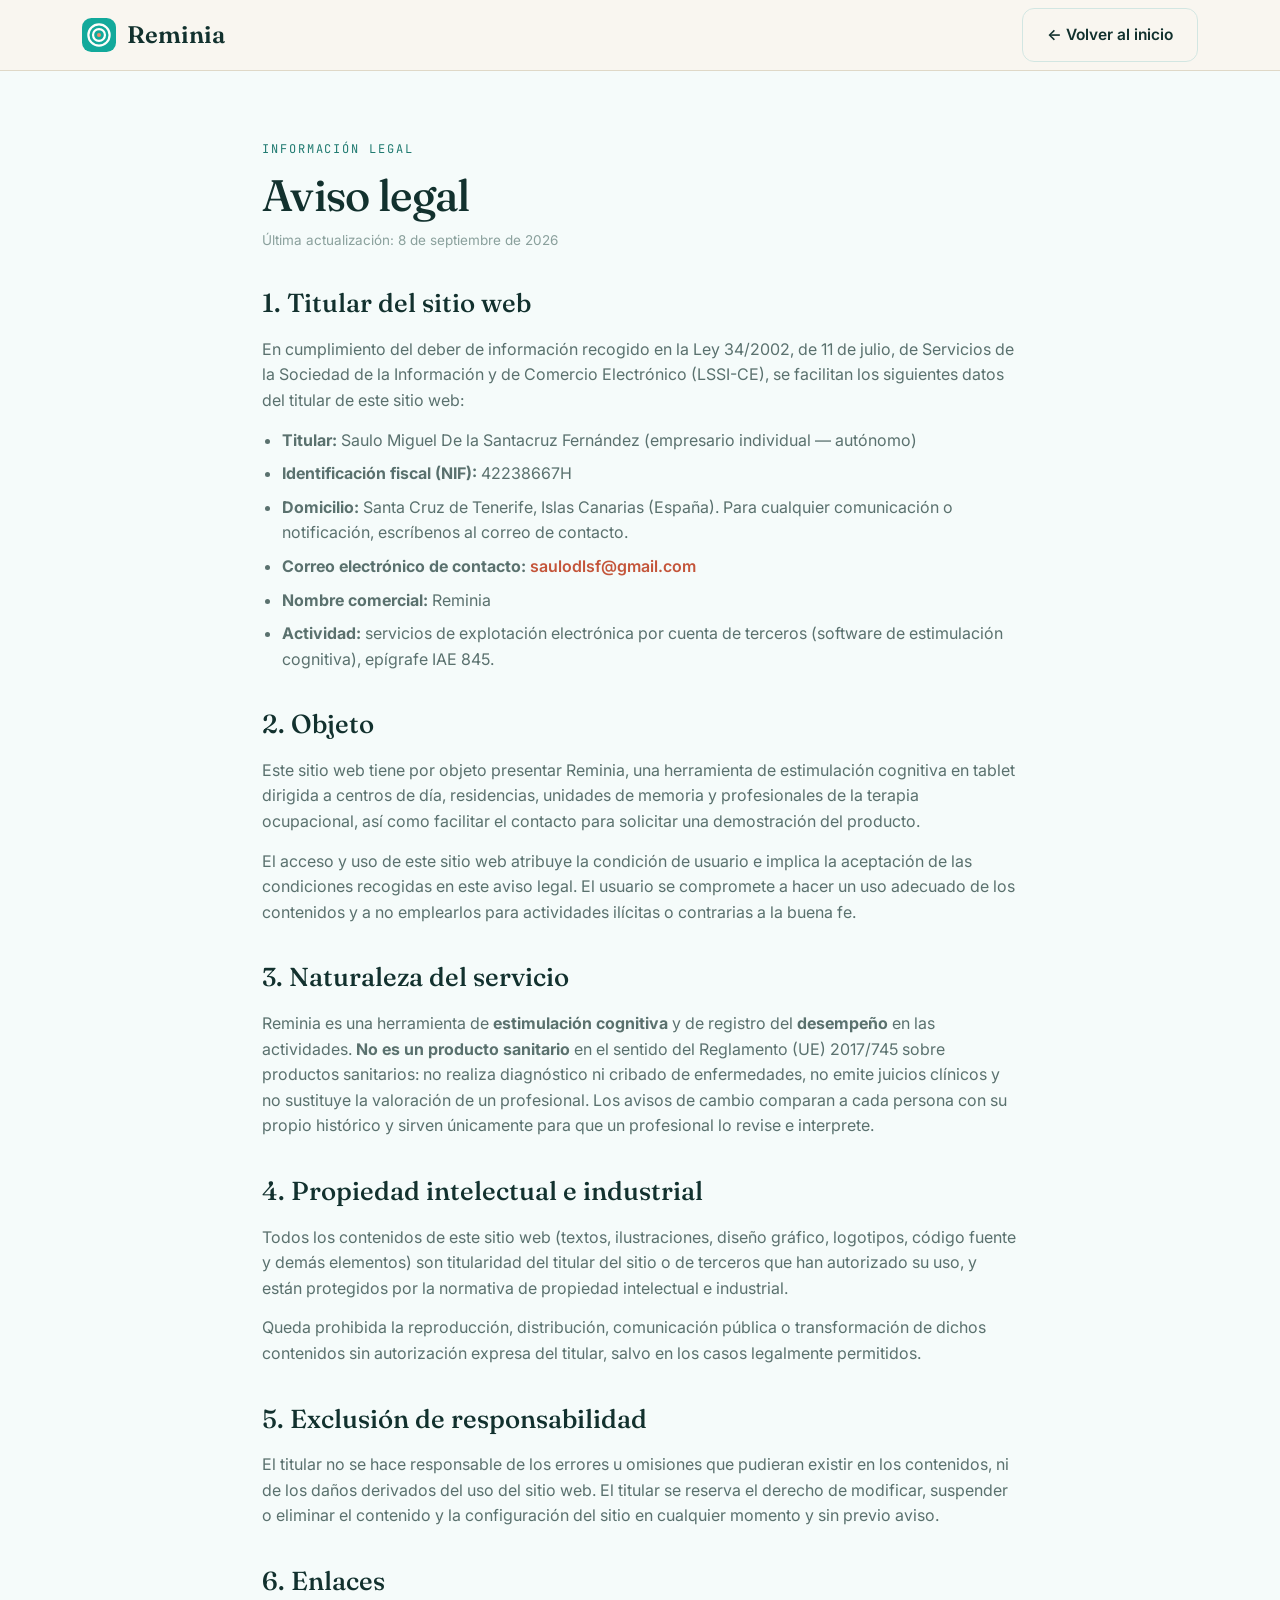
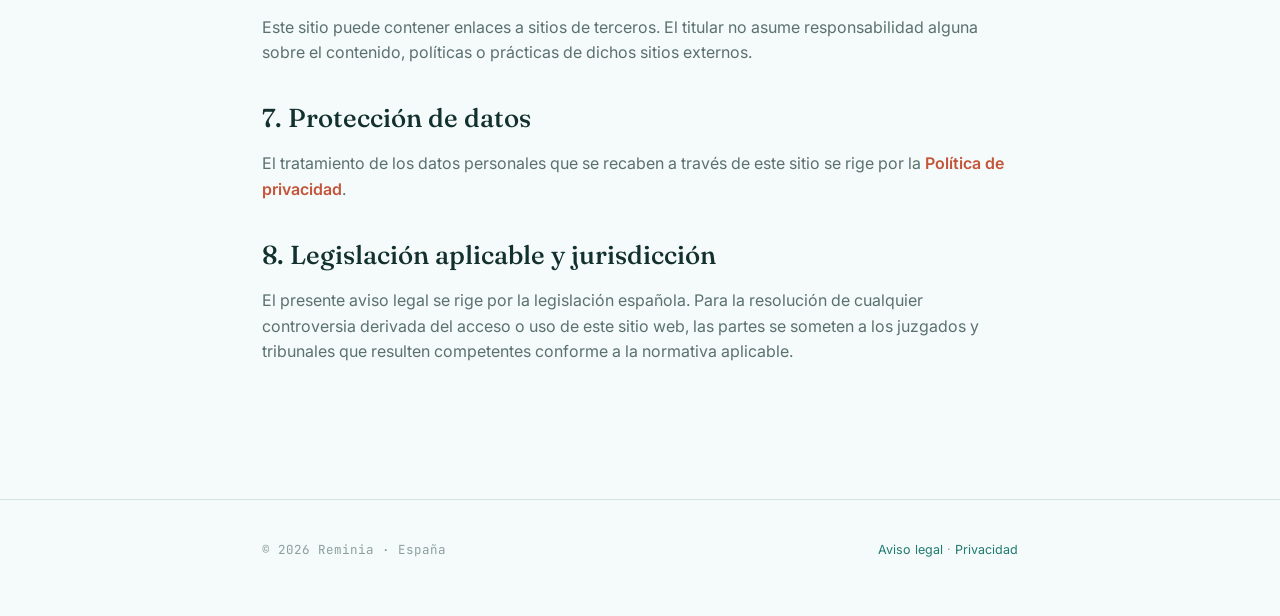
<file: apps/landing/aviso-legal.html>
<!DOCTYPE html>
<html lang="es">
<head>
<meta charset="UTF-8">
<meta name="viewport" content="width=device-width, initial-scale=1.0">
<title>Aviso legal — Reminia</title>
<meta name="description" content="Aviso legal de Reminia, estimulación cognitiva para centros de día y residencias.">
<link rel="icon" href="data:image/svg+xml,<svg xmlns='http://www.w3.org/2000/svg' viewBox='0 0 40 40'><rect width='40' height='40' rx='11' fill='%2312A99B'/><circle cx='20' cy='20' r='12.5' fill='none' stroke='%23FFFEFB' stroke-width='2.6'/><circle cx='20' cy='20' r='7' fill='none' stroke='%23FFFEFB' stroke-width='2.6'/><circle cx='20' cy='20' r='2.4' fill='%23F08A6B'/></svg>">
<link rel="preconnect" href="https://fonts.googleapis.com">
<link rel="preconnect" href="https://fonts.gstatic.com" crossorigin>
<link href="https://fonts.googleapis.com/css2?family=Fraunces:opsz,wght@9..144,400;9..144,500;9..144,600;9..144,700&family=Inter:wght@400;500;600;700&family=JetBrains+Mono:wght@400;500&display=swap" rel="stylesheet">
<style>
  :root{
    --ivory:#F5FBFA; --card:#E8F5F2; --ink:#12312E; --sage:#12A99B;
    --sage-dark:#1F7A70; --coral:#F08A6B; --coral-dark:#C4553A;
    --sand:#D2E6E2; --white:#FFFEFB; --muted:#5A716E; --faint:#8AA09C;
    --shadow:0 24px 50px -28px rgba(43,58,50,.4);
    --radius:18px;
  }
  *{box-sizing:border-box; margin:0; padding:0;}
  html{scroll-behavior:smooth; -webkit-text-size-adjust:100%;}
  body{background:var(--ivory); color:var(--ink); font-family:'Inter',sans-serif; line-height:1.6; -webkit-font-smoothing:antialiased; overflow-x:hidden;}
  a{color:inherit; text-decoration:none;}
  img,svg{max-width:100%;}
  .wrap{width:100%; max-width:820px; margin:0 auto; padding:0 clamp(20px,4vw,32px);}
  :focus-visible{outline:2px solid var(--sage-dark); outline-offset:2px;}

  /* Botones */
  .btn{display:inline-flex; align-items:center; justify-content:center; gap:8px; font-weight:600; font-size:15.5px; padding:14px 24px; border-radius:12px; border:1.6px solid transparent; cursor:pointer; transition:transform .12s ease, background .2s ease; white-space:nowrap;}
  .btn:hover{transform:translateY(-1px);}
  .btn-ghost{background:transparent; border-color:var(--sand); color:var(--ink);}
  .btn-ghost:hover{background:var(--card);}

  /* Logo */
  .logo{display:inline-flex; align-items:center; gap:11px; font-family:'Fraunces',serif; font-weight:600; font-size:24px; color:var(--ink);}
  .logo svg{width:34px; height:34px; flex-shrink:0;}

  /* Header */
  header{position:sticky; top:0; z-index:100; background:rgba(250,246,239,.9); backdrop-filter:saturate(180%) blur(12px); border-bottom:1px solid rgba(201,191,164,.55);}
  .nav{display:flex; align-items:center; justify-content:space-between; height:70px; gap:20px; max-width:1180px; margin:0 auto; padding:0 clamp(20px,4vw,32px);}

  /* Contenido legal */
  .doc{padding:clamp(36px,6vw,64px) 0 clamp(48px,8vw,80px);}
  .doc-banner{background:#FBEFE4; border:1px solid var(--coral); border-radius:12px; padding:14px 18px; margin-bottom:28px; font-size:14px; color:var(--coral-dark); font-family:'JetBrains Mono',monospace; letter-spacing:.02em;}
  .doc .eyebrow{font-family:'JetBrains Mono',monospace; font-size:12px; letter-spacing:.16em; text-transform:uppercase; color:var(--sage-dark); margin-bottom:12px; display:inline-block;}
  .doc h1{font-family:'Fraunces',serif; font-weight:500; letter-spacing:-.015em; color:var(--ink); font-size:clamp(30px,5vw,44px); line-height:1.1; margin-bottom:10px;}
  .doc .updated{font-size:13.5px; color:var(--faint); margin-bottom:32px;}
  .doc h2{font-family:'Fraunces',serif; font-weight:500; color:var(--ink); font-size:clamp(20px,3vw,26px); margin:32px 0 12px;}
  .doc p{color:var(--muted); font-size:16px; margin-bottom:14px;}
  .doc ul{margin:0 0 16px 20px; color:var(--muted); font-size:16px;}
  .doc li{margin-bottom:8px;}
  .doc a{color:var(--coral-dark); font-weight:600;}
  .todo{background:var(--card); border:1px dashed var(--sand); border-radius:6px; padding:1px 7px; font-family:'JetBrains Mono',monospace; font-size:.88em; color:var(--sage-dark);}

  /* Footer */
  footer{padding:40px 0 56px; border-top:1px solid var(--sand); margin-top:40px;}
  .foot-bottom{display:flex; justify-content:space-between; flex-wrap:wrap; gap:10px; font-size:12.5px; color:var(--faint);}
  .foot-bottom .mono{font-family:'JetBrains Mono',monospace;}
  .foot-bottom a{color:var(--sage-dark);}
</style>
</head>
<body>

<svg width="0" height="0" style="position:absolute" aria-hidden="true">
  <symbol id="logoMark" viewBox="0 0 40 40">
    <rect width="40" height="40" rx="11" fill="#12A99B"/>
    <circle cx="20" cy="20" r="12.5" fill="none" stroke="#FFFEFB" stroke-width="2.6"/><circle cx="20" cy="20" r="7" fill="none" stroke="#FFFEFB" stroke-width="2.6"/>
    <circle cx="20" cy="20" r="2.4" fill="#F08A6B"/>
  </symbol>
</svg>

<header>
  <div class="nav">
    <a href="index.html" class="logo"><svg aria-hidden="true"><use href="#logoMark"/></svg>Reminia</a>
    <a href="index.html" class="btn btn-ghost">← Volver al inicio</a>
  </div>
</header>

<main class="doc">
  <div class="wrap">
    <span class="eyebrow">Información legal</span>
    <h1>Aviso legal</h1>
    <p class="updated">Última actualización: 8 de septiembre de 2026</p>

    <h2>1. Titular del sitio web</h2>
    <p>En cumplimiento del deber de información recogido en la Ley 34/2002, de 11 de julio, de Servicios de la Sociedad de la Información y de Comercio Electrónico (LSSI-CE), se facilitan los siguientes datos del titular de este sitio web:</p>
    <ul>
      <li><strong>Titular:</strong> Saulo Miguel De la Santacruz Fernández (empresario individual — autónomo)</li>
      <li><strong>Identificación fiscal (NIF):</strong> 42238667H</li>
      <li><strong>Domicilio:</strong> Santa Cruz de Tenerife, Islas Canarias (España). Para cualquier comunicación o notificación, escríbenos al correo de contacto.</li>
      <li><strong>Correo electrónico de contacto:</strong> <a href="mailto:saulodlsf@gmail.com">saulodlsf@gmail.com</a></li>
      <li><strong>Nombre comercial:</strong> Reminia</li>
      <li><strong>Actividad:</strong> servicios de explotación electrónica por cuenta de terceros (software de estimulación cognitiva), epígrafe IAE 845.</li>
    </ul>

    <h2>2. Objeto</h2>
    <p>Este sitio web tiene por objeto presentar Reminia, una herramienta de estimulación cognitiva en tablet dirigida a centros de día, residencias, unidades de memoria y profesionales de la terapia ocupacional, así como facilitar el contacto para solicitar una demostración del producto.</p>
    <p>El acceso y uso de este sitio web atribuye la condición de usuario e implica la aceptación de las condiciones recogidas en este aviso legal. El usuario se compromete a hacer un uso adecuado de los contenidos y a no emplearlos para actividades ilícitas o contrarias a la buena fe.</p>

    <h2>3. Naturaleza del servicio</h2>
    <p>Reminia es una herramienta de <strong>estimulación cognitiva</strong> y de registro del <strong>desempeño</strong> en las actividades. <strong>No es un producto sanitario</strong> en el sentido del Reglamento (UE) 2017/745 sobre productos sanitarios: no realiza diagnóstico ni cribado de enfermedades, no emite juicios clínicos y no sustituye la valoración de un profesional. Los avisos de cambio comparan a cada persona con su propio histórico y sirven únicamente para que un profesional lo revise e interprete.</p>

    <h2>4. Propiedad intelectual e industrial</h2>
    <p>Todos los contenidos de este sitio web (textos, ilustraciones, diseño gráfico, logotipos, código fuente y demás elementos) son titularidad del titular del sitio o de terceros que han autorizado su uso, y están protegidos por la normativa de propiedad intelectual e industrial.</p>
    <p>Queda prohibida la reproducción, distribución, comunicación pública o transformación de dichos contenidos sin autorización expresa del titular, salvo en los casos legalmente permitidos.</p>

    <h2>5. Exclusión de responsabilidad</h2>
    <p>El titular no se hace responsable de los errores u omisiones que pudieran existir en los contenidos, ni de los daños derivados del uso del sitio web. El titular se reserva el derecho de modificar, suspender o eliminar el contenido y la configuración del sitio en cualquier momento y sin previo aviso.</p>

    <h2>6. Enlaces</h2>
    <p>Este sitio puede contener enlaces a sitios de terceros. El titular no asume responsabilidad alguna sobre el contenido, políticas o prácticas de dichos sitios externos.</p>

    <h2>7. Protección de datos</h2>
    <p>El tratamiento de los datos personales que se recaben a través de este sitio se rige por la <a href="privacidad.html">Política de privacidad</a>.</p>

    <h2>8. Legislación aplicable y jurisdicción</h2>
    <p>El presente aviso legal se rige por la legislación española. Para la resolución de cualquier controversia derivada del acceso o uso de este sitio web, las partes se someten a los juzgados y tribunales que resulten competentes conforme a la normativa aplicable.</p>
  </div>
</main>

<footer>
  <div class="wrap">
    <div class="foot-bottom">
      <span class="mono">© 2026 Reminia · España</span>
      <span><a href="aviso-legal.html">Aviso legal</a> · <a href="privacidad.html">Privacidad</a></span>
    </div>
  </div>
</footer>

</body>
</html>
</file>
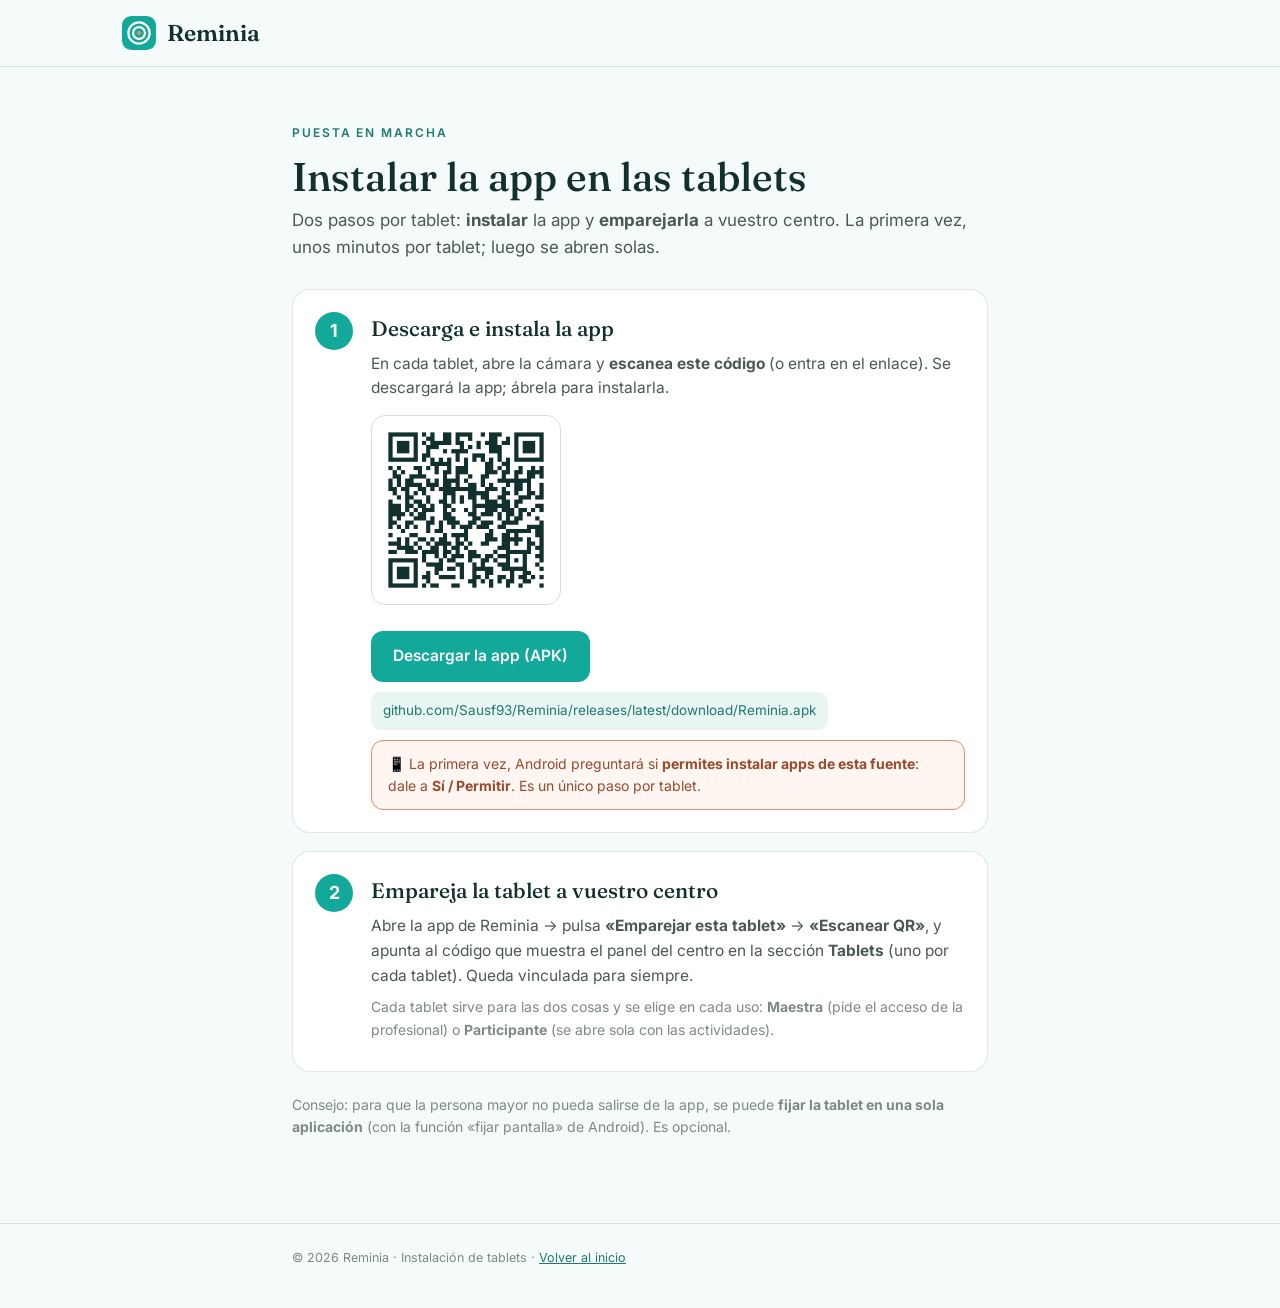
<file: apps/landing/instalar.html>
<!DOCTYPE html>
<html lang="es">
<head>
<meta charset="UTF-8">
<meta name="viewport" content="width=device-width, initial-scale=1.0">
<title>Instalar Reminia en las tablets</title>
<meta name="description" content="Instala la app de Reminia en las tablets del centro: escanea, instala y empareja.">
<meta name="robots" content="noindex">
<link rel="icon" href="data:image/svg+xml,<svg xmlns='http://www.w3.org/2000/svg' viewBox='0 0 40 40'><rect width='40' height='40' rx='11' fill='%2312A99B'/><circle cx='20' cy='20' r='12.5' fill='none' stroke='%23FFFEFB' stroke-width='2.6'/><circle cx='20' cy='20' r='7' fill='none' stroke='%23FFFEFB' stroke-width='2.6'/><circle cx='20' cy='20' r='2.4' fill='%23F08A6B'/></svg>">
<link rel="preconnect" href="https://fonts.googleapis.com">
<link rel="preconnect" href="https://fonts.gstatic.com" crossorigin>
<link href="https://fonts.googleapis.com/css2?family=Fraunces:opsz,wght@9..144,400;9..144,500;9..144,600&family=Inter:wght@400;500;600;700&display=swap" rel="stylesheet">
<style>
  :root{ --ivory:#F5FBFA; --card:#E8F5F2; --ink:#12312E; --sage:#12A99B; --sage-dark:#1F7A70; --coral:#F08A6B; --sand:#Cfe4df; --muted:#4A5A50; --faint:#7d8a84; }
  *{box-sizing:border-box; margin:0; padding:0;}
  body{background:var(--ivory); color:var(--ink); font-family:'Inter',sans-serif; line-height:1.6;}
  .wrap{width:100%; max-width:760px; margin:0 auto; padding:0 clamp(20px,4vw,32px);}
  header{border-bottom:1px solid rgba(31,122,112,.18);}
  .nav{display:flex; align-items:center; height:66px; gap:11px; max-width:1100px; margin:0 auto; padding:0 clamp(20px,4vw,32px);}
  .logo{display:inline-flex; align-items:center; gap:11px; font-family:'Fraunces',serif; font-weight:600; font-size:23px; color:var(--ink);}
  .logo svg{width:34px; height:34px;}
  .doc{padding:clamp(30px,5vw,52px) 0 64px;}
  .eyebrow{font-size:12px; letter-spacing:.16em; text-transform:uppercase; color:var(--sage-dark); font-weight:600;}
  h1{font-family:'Fraunces',serif; font-weight:500; font-size:clamp(28px,5vw,40px); line-height:1.1; margin:10px 0 8px;}
  .lead{color:var(--muted); font-size:17px; margin-bottom:28px;}
  .step{background:#fff; border:1px solid rgba(31,122,112,.16); border-radius:18px; padding:22px 22px; margin-bottom:18px; display:flex; gap:18px; align-items:flex-start;}
  .num{flex:none; width:38px; height:38px; border-radius:50%; background:var(--sage); color:#fff; font-weight:700; display:grid; place-items:center; font-size:18px;}
  .step h2{font-family:'Fraunces',serif; font-weight:500; font-size:21px; margin-bottom:6px;}
  .step p{color:var(--muted); font-size:15.5px; margin-bottom:8px;}
  .qrbox{display:flex; gap:20px; align-items:center; flex-wrap:wrap; margin:14px 0 6px;}
  .qrbox img{width:190px; height:190px; border:1px solid var(--sand); border-radius:14px; background:#fff; padding:8px;}
  .link{font-size:13.5px; word-break:break-all; background:var(--card); border-radius:10px; padding:8px 12px; color:var(--sage-dark); display:inline-block;}
  .btn{display:inline-flex; align-items:center; gap:8px; background:var(--sage); color:#fff; font-weight:600; padding:13px 22px; border-radius:12px; text-decoration:none; font-size:15.5px; margin-top:6px;}
  .aviso{background:#FFF6F1; border:1px solid var(--coral); border-radius:12px; padding:12px 16px; font-size:14px; color:#9a4a2c; margin-top:10px;}
  .tip{font-size:14px; color:var(--faint); margin-top:22px;}
  footer{border-top:1px solid var(--sand); padding:24px 0 40px; margin-top:20px; font-size:12.5px; color:var(--faint);}
  a{color:var(--sage-dark);}
</style>
</head>
<body>
<header><div class="nav"><span class="logo"><svg viewBox="0 0 40 40"><rect width="40" height="40" rx="11" fill="#12A99B"/><circle cx="20" cy="20" r="12.5" fill="none" stroke="#FFFEFB" stroke-width="2.6"/><circle cx="20" cy="20" r="7" fill="none" stroke="#FFFEFB" stroke-width="2.6"/><circle cx="20" cy="20" r="2.4" fill="#F08A6B"/></svg>Reminia</span></div></header>
<main class="doc"><div class="wrap">
  <span class="eyebrow">Puesta en marcha</span>
  <h1>Instalar la app en las tablets</h1>
  <p class="lead">Dos pasos por tablet: <strong>instalar</strong> la app y <strong>emparejarla</strong> a vuestro centro. La primera vez, unos minutos por tablet; luego se abren solas.</p>

  <div class="step">
    <div class="num">1</div>
    <div>
      <h2>Descarga e instala la app</h2>
      <p>En cada tablet, abre la cámara y <strong>escanea este código</strong> (o entra en el enlace). Se descargará la app; ábrela para instalarla.</p>
      <div class="qrbox">
        <img src="[data-uri]" alt="Código QR para descargar la app de Reminia">
        <div>
          <a class="btn" href="https://github.com/Sausf93/Reminia/releases/latest/download/Reminia.apk">Descargar la app (APK)</a>
          <div style="margin-top:10px"><span class="link">github.com/Sausf93/Reminia/releases/latest/download/Reminia.apk</span></div>
        </div>
      </div>
      <div class="aviso">📱 La primera vez, Android preguntará si <strong>permites instalar apps de esta fuente</strong>: dale a <strong>Sí / Permitir</strong>. Es un único paso por tablet.</div>
    </div>
  </div>

  <div class="step">
    <div class="num">2</div>
    <div>
      <h2>Empareja la tablet a vuestro centro</h2>
      <p>Abre la app de Reminia → pulsa <strong>«Emparejar esta tablet»</strong> → <strong>«Escanear QR»</strong>, y apunta al código que muestra el panel del centro en la sección <strong>Tablets</strong> (uno por cada tablet). Queda vinculada para siempre.</p>
      <p style="font-size:14px;color:var(--faint)">Cada tablet sirve para las dos cosas y se elige en cada uso: <strong>Maestra</strong> (pide el acceso de la profesional) o <strong>Participante</strong> (se abre sola con las actividades).</p>
    </div>
  </div>

  <p class="tip">Consejo: para que la persona mayor no pueda salirse de la app, se puede <strong>fijar la tablet en una sola aplicación</strong> (con la función «fijar pantalla» de Android). Es opcional.</p>
</div></main>
<footer><div class="wrap">© 2026 Reminia · Instalación de tablets · <a href="index.html">Volver al inicio</a></div></footer>
</body>
</html>
</file>
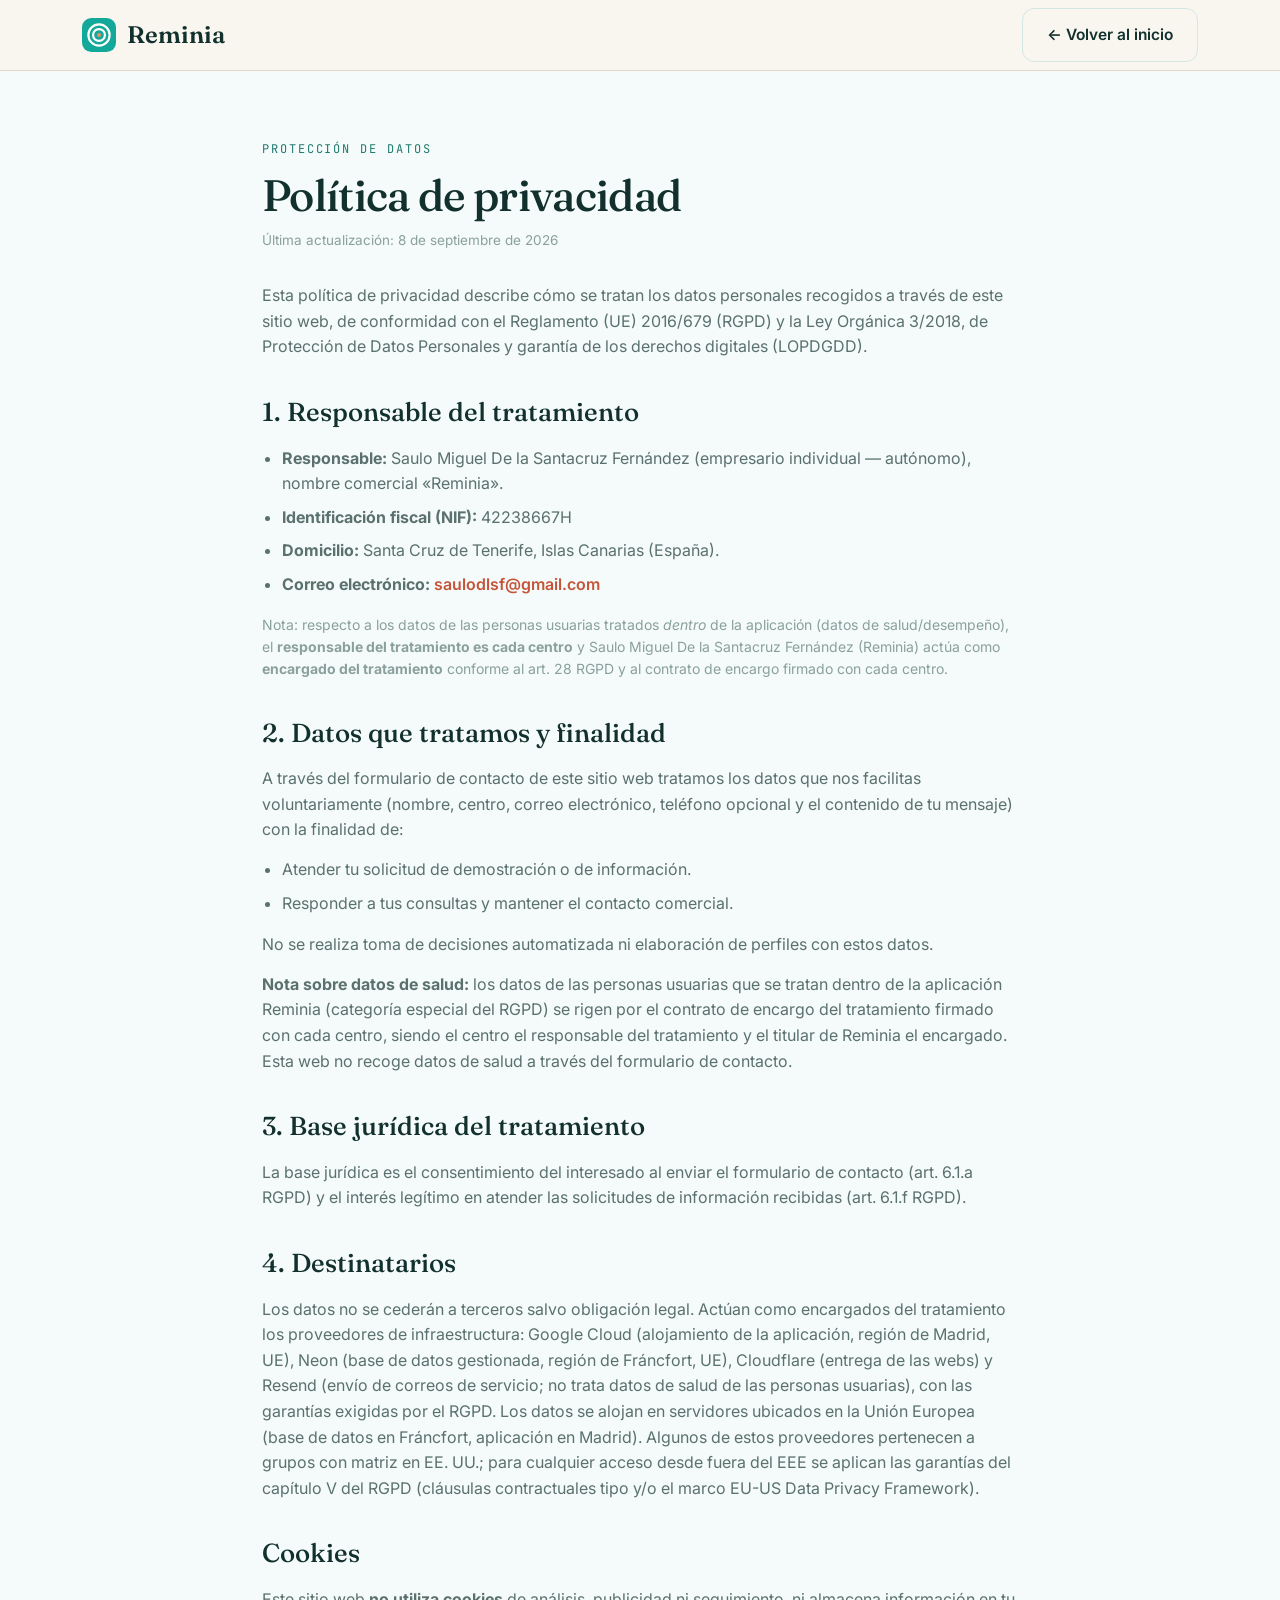
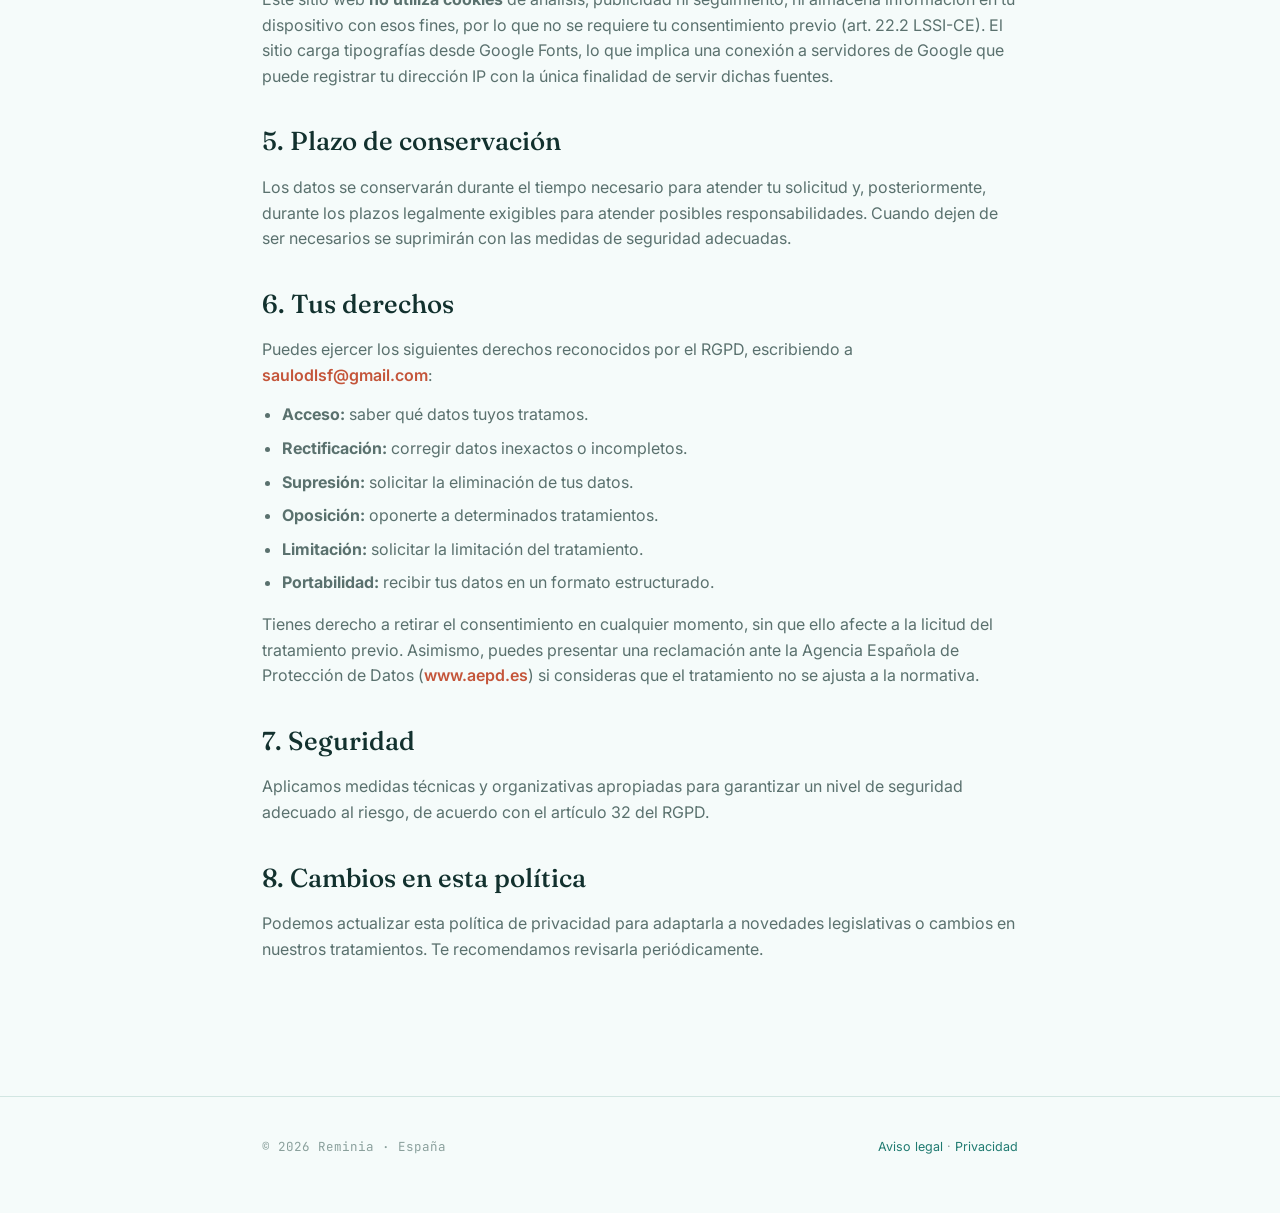
<file: apps/landing/privacidad.html>
<!DOCTYPE html>
<html lang="es">
<head>
<meta charset="UTF-8">
<meta name="viewport" content="width=device-width, initial-scale=1.0">
<title>Política de privacidad — Reminia</title>
<meta name="description" content="Política de privacidad y protección de datos (RGPD) de Reminia.">
<link rel="icon" href="data:image/svg+xml,<svg xmlns='http://www.w3.org/2000/svg' viewBox='0 0 40 40'><rect width='40' height='40' rx='11' fill='%2312A99B'/><circle cx='20' cy='20' r='12.5' fill='none' stroke='%23FFFEFB' stroke-width='2.6'/><circle cx='20' cy='20' r='7' fill='none' stroke='%23FFFEFB' stroke-width='2.6'/><circle cx='20' cy='20' r='2.4' fill='%23F08A6B'/></svg>">
<link rel="preconnect" href="https://fonts.googleapis.com">
<link rel="preconnect" href="https://fonts.gstatic.com" crossorigin>
<link href="https://fonts.googleapis.com/css2?family=Fraunces:opsz,wght@9..144,400;9..144,500;9..144,600;9..144,700&family=Inter:wght@400;500;600;700&family=JetBrains+Mono:wght@400;500&display=swap" rel="stylesheet">
<style>
  :root{
    --ivory:#F5FBFA; --card:#E8F5F2; --ink:#12312E; --sage:#12A99B;
    --sage-dark:#1F7A70; --coral:#F08A6B; --coral-dark:#C4553A;
    --sand:#D2E6E2; --white:#FFFEFB; --muted:#5A716E; --faint:#8AA09C;
    --shadow:0 24px 50px -28px rgba(43,58,50,.4);
    --radius:18px;
  }
  *{box-sizing:border-box; margin:0; padding:0;}
  html{scroll-behavior:smooth; -webkit-text-size-adjust:100%;}
  body{background:var(--ivory); color:var(--ink); font-family:'Inter',sans-serif; line-height:1.6; -webkit-font-smoothing:antialiased; overflow-x:hidden;}
  a{color:inherit; text-decoration:none;}
  img,svg{max-width:100%;}
  .wrap{width:100%; max-width:820px; margin:0 auto; padding:0 clamp(20px,4vw,32px);}
  :focus-visible{outline:2px solid var(--sage-dark); outline-offset:2px;}

  /* Botones */
  .btn{display:inline-flex; align-items:center; justify-content:center; gap:8px; font-weight:600; font-size:15.5px; padding:14px 24px; border-radius:12px; border:1.6px solid transparent; cursor:pointer; transition:transform .12s ease, background .2s ease; white-space:nowrap;}
  .btn:hover{transform:translateY(-1px);}
  .btn-ghost{background:transparent; border-color:var(--sand); color:var(--ink);}
  .btn-ghost:hover{background:var(--card);}

  /* Logo */
  .logo{display:inline-flex; align-items:center; gap:11px; font-family:'Fraunces',serif; font-weight:600; font-size:24px; color:var(--ink);}
  .logo svg{width:34px; height:34px; flex-shrink:0;}

  /* Header */
  header{position:sticky; top:0; z-index:100; background:rgba(250,246,239,.9); backdrop-filter:saturate(180%) blur(12px); border-bottom:1px solid rgba(201,191,164,.55);}
  .nav{display:flex; align-items:center; justify-content:space-between; height:70px; gap:20px; max-width:1180px; margin:0 auto; padding:0 clamp(20px,4vw,32px);}

  /* Contenido legal */
  .doc{padding:clamp(36px,6vw,64px) 0 clamp(48px,8vw,80px);}
  .doc-banner{background:#FBEFE4; border:1px solid var(--coral); border-radius:12px; padding:14px 18px; margin-bottom:28px; font-size:14px; color:var(--coral-dark); font-family:'JetBrains Mono',monospace; letter-spacing:.02em;}
  .doc .eyebrow{font-family:'JetBrains Mono',monospace; font-size:12px; letter-spacing:.16em; text-transform:uppercase; color:var(--sage-dark); margin-bottom:12px; display:inline-block;}
  .doc h1{font-family:'Fraunces',serif; font-weight:500; letter-spacing:-.015em; color:var(--ink); font-size:clamp(30px,5vw,44px); line-height:1.1; margin-bottom:10px;}
  .doc .updated{font-size:13.5px; color:var(--faint); margin-bottom:32px;}
  .doc h2{font-family:'Fraunces',serif; font-weight:500; color:var(--ink); font-size:clamp(20px,3vw,26px); margin:32px 0 12px;}
  .doc p{color:var(--muted); font-size:16px; margin-bottom:14px;}
  .doc ul{margin:0 0 16px 20px; color:var(--muted); font-size:16px;}
  .doc li{margin-bottom:8px;}
  .doc a{color:var(--coral-dark); font-weight:600;}
  .todo{background:var(--card); border:1px dashed var(--sand); border-radius:6px; padding:1px 7px; font-family:'JetBrains Mono',monospace; font-size:.88em; color:var(--sage-dark);}

  /* Footer */
  footer{padding:40px 0 56px; border-top:1px solid var(--sand); margin-top:40px;}
  .foot-bottom{display:flex; justify-content:space-between; flex-wrap:wrap; gap:10px; font-size:12.5px; color:var(--faint);}
  .foot-bottom .mono{font-family:'JetBrains Mono',monospace;}
  .foot-bottom a{color:var(--sage-dark);}
</style>
</head>
<body>

<svg width="0" height="0" style="position:absolute" aria-hidden="true">
  <symbol id="logoMark" viewBox="0 0 40 40">
    <rect width="40" height="40" rx="11" fill="#12A99B"/>
    <circle cx="20" cy="20" r="12.5" fill="none" stroke="#FFFEFB" stroke-width="2.6"/><circle cx="20" cy="20" r="7" fill="none" stroke="#FFFEFB" stroke-width="2.6"/>
    <circle cx="20" cy="20" r="2.4" fill="#F08A6B"/>
  </symbol>
</svg>

<header>
  <div class="nav">
    <a href="index.html" class="logo"><svg aria-hidden="true"><use href="#logoMark"/></svg>Reminia</a>
    <a href="index.html" class="btn btn-ghost">← Volver al inicio</a>
  </div>
</header>

<main class="doc">
  <div class="wrap">
    <span class="eyebrow">Protección de datos</span>
    <h1>Política de privacidad</h1>
    <p class="updated">Última actualización: 8 de septiembre de 2026</p>

    <p>Esta política de privacidad describe cómo se tratan los datos personales recogidos a través de este sitio web, de conformidad con el Reglamento (UE) 2016/679 (RGPD) y la Ley Orgánica 3/2018, de Protección de Datos Personales y garantía de los derechos digitales (LOPDGDD).</p>

    <h2>1. Responsable del tratamiento</h2>
    <ul>
      <li><strong>Responsable:</strong> Saulo Miguel De la Santacruz Fernández (empresario individual — autónomo), nombre comercial «Reminia».</li>
      <li><strong>Identificación fiscal (NIF):</strong> 42238667H</li>
      <li><strong>Domicilio:</strong> Santa Cruz de Tenerife, Islas Canarias (España).</li>
      <li><strong>Correo electrónico:</strong> <a href="mailto:saulodlsf@gmail.com">saulodlsf@gmail.com</a></li>
    </ul>
    <p style="font-size:14px;color:var(--faint)">Nota: respecto a los datos de las personas usuarias tratados <em>dentro</em> de la aplicación (datos de salud/desempeño), el <strong>responsable del tratamiento es cada centro</strong> y Saulo Miguel De la Santacruz Fernández (Reminia) actúa como <strong>encargado del tratamiento</strong> conforme al art. 28 RGPD y al contrato de encargo firmado con cada centro.</p>

    <h2>2. Datos que tratamos y finalidad</h2>
    <p>A través del formulario de contacto de este sitio web tratamos los datos que nos facilitas voluntariamente (nombre, centro, correo electrónico, teléfono opcional y el contenido de tu mensaje) con la finalidad de:</p>
    <ul>
      <li>Atender tu solicitud de demostración o de información.</li>
      <li>Responder a tus consultas y mantener el contacto comercial.</li>
    </ul>
    <p>No se realiza toma de decisiones automatizada ni elaboración de perfiles con estos datos.</p>
    <p><strong>Nota sobre datos de salud:</strong> los datos de las personas usuarias que se tratan dentro de la aplicación Reminia (categoría especial del RGPD) se rigen por el contrato de encargo del tratamiento firmado con cada centro, siendo el centro el responsable del tratamiento y el titular de Reminia el encargado. Esta web no recoge datos de salud a través del formulario de contacto.</p>

    <h2>3. Base jurídica del tratamiento</h2>
    <p>La base jurídica es el consentimiento del interesado al enviar el formulario de contacto (art. 6.1.a RGPD) y el interés legítimo en atender las solicitudes de información recibidas (art. 6.1.f RGPD).</p>

    <h2>4. Destinatarios</h2>
    <p>Los datos no se cederán a terceros salvo obligación legal. Actúan como encargados del tratamiento los proveedores de infraestructura: Google Cloud (alojamiento de la aplicación, región de Madrid, UE), Neon (base de datos gestionada, región de Fráncfort, UE), Cloudflare (entrega de las webs) y Resend (envío de correos de servicio; no trata datos de salud de las personas usuarias), con las garantías exigidas por el RGPD. Los datos se alojan en servidores ubicados en la Unión Europea (base de datos en Fráncfort, aplicación en Madrid). Algunos de estos proveedores pertenecen a grupos con matriz en EE. UU.; para cualquier acceso desde fuera del EEE se aplican las garantías del capítulo V del RGPD (cláusulas contractuales tipo y/o el marco EU-US Data Privacy Framework).</p>
    <h2>Cookies</h2>
    <p>Este sitio web <strong>no utiliza cookies</strong> de análisis, publicidad ni seguimiento, ni almacena información en tu dispositivo con esos fines, por lo que no se requiere tu consentimiento previo (art. 22.2 LSSI-CE). El sitio carga tipografías desde Google Fonts, lo que implica una conexión a servidores de Google que puede registrar tu dirección IP con la única finalidad de servir dichas fuentes.</p>

    <h2>5. Plazo de conservación</h2>
    <p>Los datos se conservarán durante el tiempo necesario para atender tu solicitud y, posteriormente, durante los plazos legalmente exigibles para atender posibles responsabilidades. Cuando dejen de ser necesarios se suprimirán con las medidas de seguridad adecuadas.</p>

    <h2>6. Tus derechos</h2>
    <p>Puedes ejercer los siguientes derechos reconocidos por el RGPD, escribiendo a <a href="mailto:saulodlsf@gmail.com">saulodlsf@gmail.com</a>:</p>
    <ul>
      <li><strong>Acceso:</strong> saber qué datos tuyos tratamos.</li>
      <li><strong>Rectificación:</strong> corregir datos inexactos o incompletos.</li>
      <li><strong>Supresión:</strong> solicitar la eliminación de tus datos.</li>
      <li><strong>Oposición:</strong> oponerte a determinados tratamientos.</li>
      <li><strong>Limitación:</strong> solicitar la limitación del tratamiento.</li>
      <li><strong>Portabilidad:</strong> recibir tus datos en un formato estructurado.</li>
    </ul>
    <p>Tienes derecho a retirar el consentimiento en cualquier momento, sin que ello afecte a la licitud del tratamiento previo. Asimismo, puedes presentar una reclamación ante la Agencia Española de Protección de Datos (<a href="https://www.aepd.es" rel="noopener">www.aepd.es</a>) si consideras que el tratamiento no se ajusta a la normativa.</p>

    <h2>7. Seguridad</h2>
    <p>Aplicamos medidas técnicas y organizativas apropiadas para garantizar un nivel de seguridad adecuado al riesgo, de acuerdo con el artículo 32 del RGPD.</p>

    <h2>8. Cambios en esta política</h2>
    <p>Podemos actualizar esta política de privacidad para adaptarla a novedades legislativas o cambios en nuestros tratamientos. Te recomendamos revisarla periódicamente.</p>
  </div>
</main>

<footer>
  <div class="wrap">
    <div class="foot-bottom">
      <span class="mono">© 2026 Reminia · España</span>
      <span><a href="aviso-legal.html">Aviso legal</a> · <a href="privacidad.html">Privacidad</a></span>
    </div>
  </div>
</footer>

</body>
</html>
</file>
